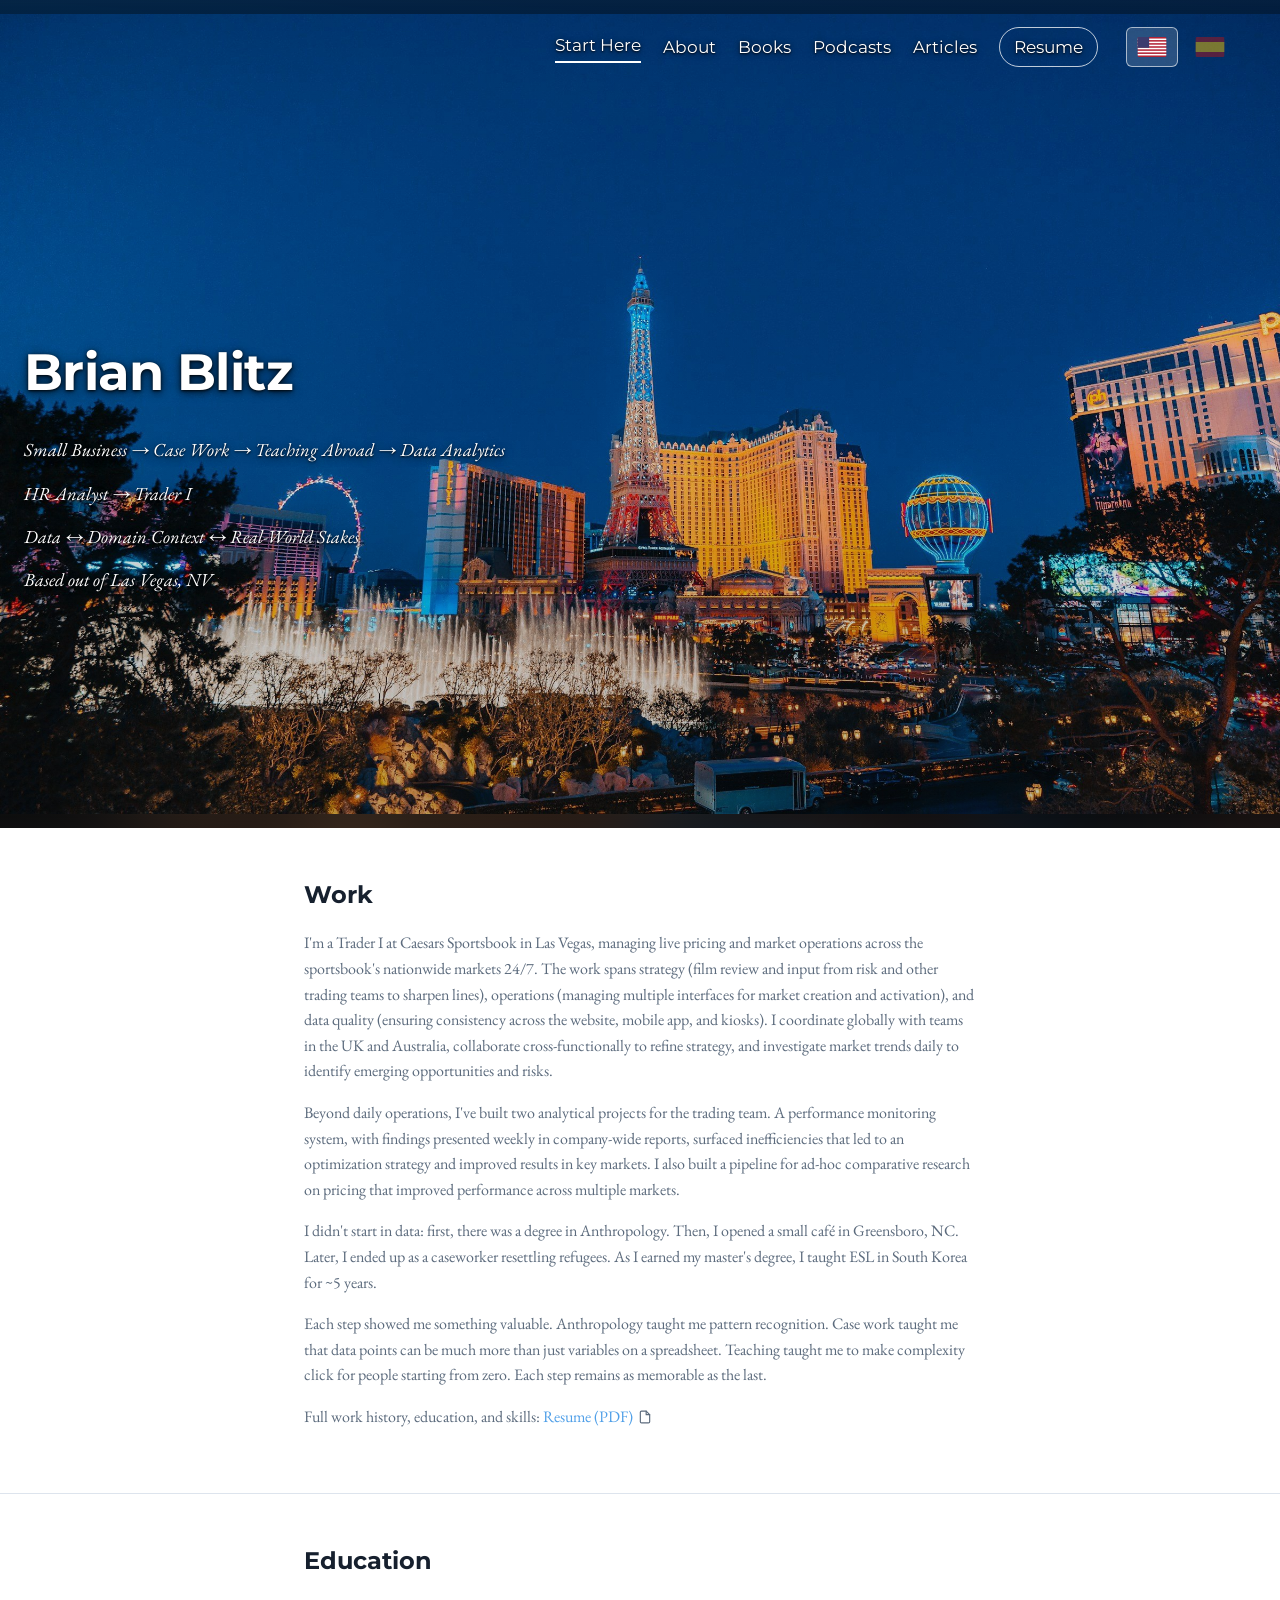
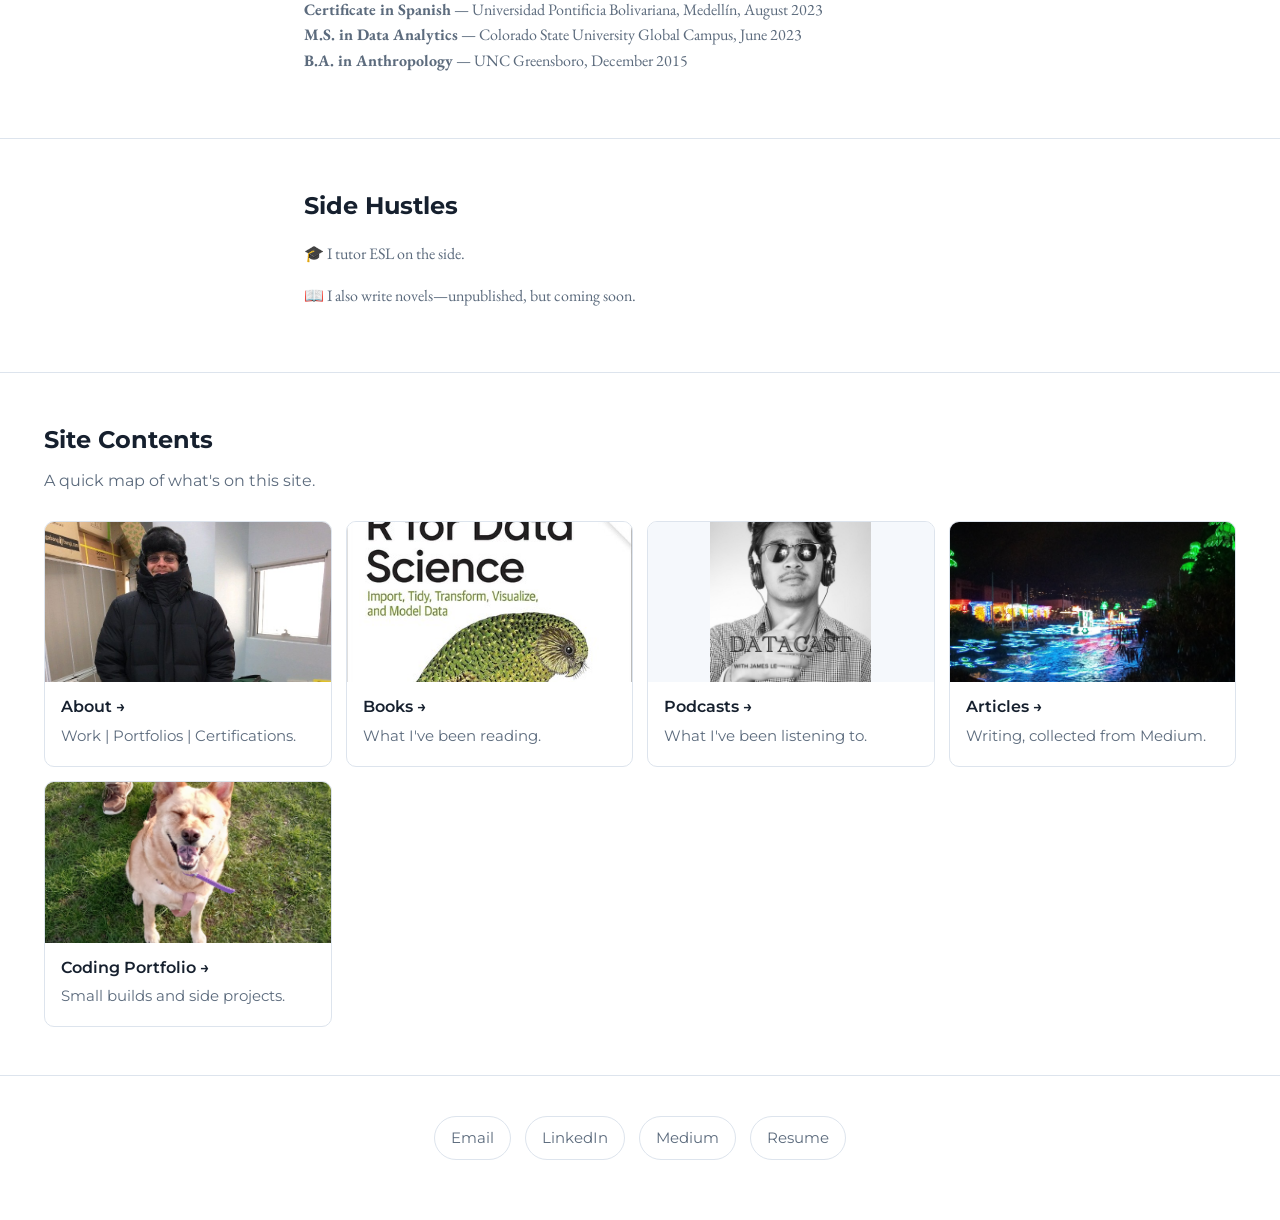
<file: index.html>
<!DOCTYPE html>
<html lang="en">
<head>
<meta charset="UTF-8">
<script src="assets/lang-early.js"></script>
<meta name="viewport" content="width=device-width, initial-scale=1.0">
<title>Brian Blitz</title>
<link rel="preconnect" href="https://fonts.googleapis.com">
<link rel="preconnect" href="https://fonts.gstatic.com" crossorigin>
<link href="https://fonts.googleapis.com/css2?family=Montserrat:wght@400;500;600;700;800&family=EB+Garamond:ital,wght@0,400;0,500;0,600;1,400&display=swap" rel="stylesheet">
<link rel="stylesheet" href="style.css?v=2">
</head>
<body data-title-en="Brian Blitz" data-title-es="Brian Blitz">

<header class="hero">
  <nav class="site-nav">
    <div class="wrap">
      <a class="brand" href="index.html" aria-hidden="true" tabindex="-1">Brian Blitz</a>
      <div class="tabs">
        <a href="index.html" class="active"><span data-lang="en">Start Here</span><span data-lang="es" hidden>Inicio</span></a>
        <div class="nav-dropdown">
          <a href="work-experience.html"><span data-lang="en">About</span><span data-lang="es" hidden>Acerca de</span></a>
          <div class="nav-dropdown-menu">
            <a href="work-experience.html"><span data-lang="en">Work Experience</span><span data-lang="es" hidden>Experiencia Laboral</span></a>
            <a href="data-portfolio.html"><span data-lang="en">Data Portfolio</span><span data-lang="es" hidden>Portafolio de Datos</span></a>
            <a href="coding-portfolio.html"><span data-lang="en">Coding Portfolio</span><span data-lang="es" hidden>Portafolio de Código</span></a>
            <a href="moocs.html"><span data-lang="en">MOOCs</span><span data-lang="es" hidden>Cursos</span></a>
          </div>
        </div>
        <a href="books.html"><span data-lang="en">Books</span><span data-lang="es" hidden>Libros</span></a>
        <a href="podcasts.html"><span data-lang="en">Podcasts</span><span data-lang="es" hidden>Podcasts</span></a>
        <a href="articles.html"><span data-lang="en">Articles</span><span data-lang="es" hidden>Artículos</span></a>
        <a class="resume-pill" href="assets/Blitz.Brian_Resume.pdf" target="_blank" data-lang="en">Resume</a>
        <a class="resume-pill" href="assets/Blitz.Brian_Resume_ES.pdf" target="_blank" data-lang="es" hidden>Currículum</a>
        <div class="lang-toggle">
          <button type="button" data-set-lang="en" aria-label="English"><svg width="20" height="14" viewBox="0 0 20 14" aria-hidden="true"><rect width="20" height="14" fill="#B22234"/><rect y="1.08" width="20" height="1.08" fill="#fff"/><rect y="3.23" width="20" height="1.08" fill="#fff"/><rect y="5.38" width="20" height="1.08" fill="#fff"/><rect y="7.54" width="20" height="1.08" fill="#fff"/><rect y="9.69" width="20" height="1.08" fill="#fff"/><rect y="11.85" width="20" height="1.08" fill="#fff"/><rect width="8" height="7.54" fill="#3C3B6E"/></svg></button>
          <button type="button" data-set-lang="es" aria-label="Español"><svg width="20" height="14" viewBox="0 0 20 14" aria-hidden="true"><rect width="20" height="14" fill="#AA151B"/><rect y="3.5" width="20" height="7" fill="#F1BF00"/></svg></button>
        </div>
      </div>
    </div>
  </nav>
  <div class="hero-bg"><img src="assets/banners/start-here-hero.jpg" alt=""></div>
  <div class="hero-content">
    <div class="wrap">
      <h1>Brian Blitz</h1>
      <div class="taglines" data-lang="en">
        <p class="tagline-leak">Small Business → Case Work → Teaching Abroad → Data Analytics</p>
        <p>HR Analyst → Trader I</p>
        <p>Data ↔ Domain Context ↔ Real-World Stakes</p>
        <p>Based out of Las Vegas, NV</p>
      </div>
      <div class="taglines" data-lang="es" hidden>
        <p class="tagline-leak">Pequeño Negocio → Trabajo Social → Enseñanza en el Extranjero → Analítica de Datos</p>
        <p>Analista de RR. HH. → Trader I</p>
        <p>Datos ↔ Contexto del Dominio ↔ Consecuencias Reales</p>
        <p>Con base en Las Vegas, NV</p>
      </div>
    </div>
  </div>
</header>

<section id="work">
  <div class="wrap about-page-content">
    <h2><span data-lang="en">Work</span><span data-lang="es" hidden>Trabajo</span></h2>
    <p data-lang="en">
      I'm a Trader I at Caesars Sportsbook in Las Vegas, managing live pricing and market
      operations across the sportsbook's nationwide markets 24/7. The work spans strategy (film review and
      input from risk and other trading teams to sharpen lines), operations (managing multiple interfaces for market creation and
      activation), and data quality (ensuring consistency across the website, mobile app, and kiosks). I
      coordinate globally with teams in the UK and Australia, collaborate cross-functionally to refine
      strategy, and investigate market trends daily to identify emerging opportunities and risks.
    </p>
    <p data-lang="es" hidden>
      Soy Trader I en Caesars Sportsbook en Las Vegas, donde gestiono la fijación de precios en
      vivo y las operaciones de mercado en los mercados nacionales de la casa de apuestas, las 24 horas del
      día. El trabajo abarca estrategia (revisión de partidos y aportes de riesgo y otros equipos de trading para afinar las líneas),
      operaciones (gestión de múltiples interfaces para la creación y activación de mercados) y calidad de
      datos (garantizando consistencia entre el sitio web, la aplicación móvil y los kioscos). Coordino
      globalmente con equipos en el Reino Unido y Australia, colaboro de forma multifuncional para refinar la
      estrategia, e investigo las tendencias del mercado a diario para identificar oportunidades y riesgos
      emergentes.
    </p>
    <p data-lang="en">
      Beyond daily operations, I've built two analytical projects for the trading team. A performance
      monitoring system, with findings presented weekly in company-wide reports, surfaced inefficiencies that
      led to an optimization strategy and improved results in key markets. I also built a pipeline for ad-hoc
      comparative research on pricing that improved performance across multiple markets.
    </p>
    <p data-lang="es" hidden>
      Más allá de las operaciones diarias, he construido dos proyectos analíticos para el equipo de trading. Un
      sistema de monitoreo de rendimiento, cuyos hallazgos se presentan semanalmente en informes a nivel de
      toda la empresa, reveló ineficiencias que llevaron a una estrategia de optimización y mejoraron los
      resultados en mercados clave. También construí un pipeline para investigación comparativa ad hoc sobre
      precios que mejoró el rendimiento en múltiples mercados.
    </p>
    <p data-lang="en">
      I didn't start in data: first, there was a degree in Anthropology. Then, I opened a small café in
      Greensboro, NC. Later, I ended up as a caseworker resettling refugees. As I earned my master's degree, I
      taught ESL in South Korea for ~5 years.
    </p>
    <p data-lang="es" hidden>
      No empecé en datos: primero hubo un título en Antropología. Luego, abrí un pequeño café en Greensboro,
      Carolina del Norte. Más tarde, terminé como trabajador social reasentando refugiados. Mientras obtenía
      mi maestría, enseñé inglés como segunda lengua en Corea del Sur durante ~5 años.
    </p>
    <p data-lang="en">
      Each step showed me something valuable. Anthropology taught me pattern recognition. Case work taught me
      that data points can be much more than just variables on a spreadsheet. Teaching taught me to make
      complexity click for people starting from zero. Each step remains as memorable as the last.
    </p>
    <p data-lang="es" hidden>
      Cada etapa me mostró algo valioso. La antropología me enseñó a reconocer patrones. El trabajo social me
      enseñó que los datos pueden ser mucho más que simples variables en una hoja de cálculo. Enseñar me
      enseñó a hacer que la complejidad tuviera sentido para personas que empezaban desde cero. Cada etapa
      sigue siendo tan memorable como la anterior.
    </p>
    <p>
      <span data-lang="en">Full work history, education, and skills: <a href="assets/Blitz.Brian_Resume.pdf" target="_blank">Resume (PDF)</a> <svg class="inline-doc-icon" width="14" height="14" viewBox="0 0 24 24" fill="none" stroke="currentColor" stroke-width="2" stroke-linecap="round" stroke-linejoin="round" aria-hidden="true"><path d="M14 2H6a2 2 0 0 0-2 2v16a2 2 0 0 0 2 2h12a2 2 0 0 0 2-2V8z"/><polyline points="14 2 14 8 20 8"/></svg></span>
      <span data-lang="es" hidden>Historial laboral completo, formación académica y habilidades: <a href="assets/Blitz.Brian_Resume_ES.pdf" target="_blank">Currículum (PDF)</a> <svg class="inline-doc-icon" width="14" height="14" viewBox="0 0 24 24" fill="none" stroke="currentColor" stroke-width="2" stroke-linecap="round" stroke-linejoin="round" aria-hidden="true"><path d="M14 2H6a2 2 0 0 0-2 2v16a2 2 0 0 0 2 2h12a2 2 0 0 0 2-2V8z"/><polyline points="14 2 14 8 20 8"/></svg></span>
    </p>
  </div>
</section>

<section id="education">
  <div class="wrap about-page-content">
    <h2><span data-lang="en">Education</span><span data-lang="es" hidden>Educación</span></h2>
    <p>
      <span data-lang="en"><strong>Certificate in Spanish</strong> — Universidad Pontificia Bolivariana, Medellín, August 2023</span>
      <span data-lang="es" hidden><strong>Certificado en Español</strong> — Universidad Pontificia Bolivariana, Medellín, agosto de 2023</span>
      <br>
      <span data-lang="en"><strong>M.S. in Data Analytics</strong> — Colorado State University Global Campus, June 2023</span>
      <span data-lang="es" hidden><strong>Maestría en Analítica de Datos</strong> — Colorado State University Global Campus, junio de 2023</span>
      <br>
      <span data-lang="en"><strong>B.A. in Anthropology</strong> — UNC Greensboro, December 2015</span>
      <span data-lang="es" hidden><strong>Licenciatura en Antropología</strong> — UNC Greensboro, diciembre de 2015</span>
    </p>
  </div>
</section>

<section id="side-hustles">
  <div class="wrap about-page-content">
    <h2><span data-lang="en">Side Hustles</span><span data-lang="es" hidden>Proyectos Paralelos</span></h2>
    <p>
      <span data-lang="en">🎓 I tutor ESL on the side.</span>
      <span data-lang="es" hidden>🎓 Doy tutorías de inglés como segunda lengua de forma paralela.</span>
    </p>
    <p>
      <span data-lang="en">📖 I also write novels—unpublished, but coming soon.</span>
      <span data-lang="es" hidden>📖 También escribo novelas — inéditas, pero ya vienen en camino.</span>
    </p>
  </div>
</section>

<section>
  <div class="wrap">
    <h2><span data-lang="en">Site Contents</span><span data-lang="es" hidden>Contenido del Sitio</span></h2>
    <p class="section-sub">
      <span data-lang="en">A quick map of what's on this site.</span>
      <span data-lang="es" hidden>Un mapa rápido de lo que hay en este sitio.</span>
    </p>
    <div class="quick-links quick-links-photo">
      <a href="work-experience.html">
        <div class="qphoto"><img src="assets/photos/korea-winter.jpg" alt="" loading="lazy"></div>
        <div class="qtitle"><span data-lang="en">About →</span><span data-lang="es" hidden>Acerca de →</span></div>
        <div class="qdesc">
          <span data-lang="en">Work | Portfolios | Certifications.</span>
          <span data-lang="es" hidden>Trabajo | Portafolios | Certificados.</span>
        </div>
      </a>
      <a href="books.html">
        <div class="qphoto"><img src="assets/covers/r-for-data-science.jpg" alt="" loading="lazy"></div>
        <div class="qtitle"><span data-lang="en">Books →</span><span data-lang="es" hidden>Libros →</span></div>
        <div class="qdesc">
          <span data-lang="en">What I've been reading.</span>
          <span data-lang="es" hidden>Lo que he estado leyendo.</span>
        </div>
      </a>
      <a href="podcasts.html">
        <div class="qphoto"><img src="assets/covers/datacast-podcast.jpg" alt="" loading="lazy"></div>
        <div class="qtitle">Podcasts →</div>
        <div class="qdesc">
          <span data-lang="en">What I've been listening to.</span>
          <span data-lang="es" hidden>Lo que he estado escuchando.</span>
        </div>
      </a>
      <a href="articles.html">
        <div class="qphoto"><img src="assets/photos/lights-festival.jpg" alt="" loading="lazy"></div>
        <div class="qtitle"><span data-lang="en">Articles →</span><span data-lang="es" hidden>Artículos →</span></div>
        <div class="qdesc">
          <span data-lang="en">Writing, collected from Medium.</span>
          <span data-lang="es" hidden>Escritos, recopilados de Medium.</span>
        </div>
      </a>
      <a href="coding-portfolio.html">
        <div class="qphoto"><img src="assets/photos/dog-park.jpg" alt="" loading="lazy"></div>
        <div class="qtitle"><span data-lang="en">Coding Portfolio →</span><span data-lang="es" hidden>Portafolio de Código →</span></div>
        <div class="qdesc">
          <span data-lang="en">Small builds and side projects.</span>
          <span data-lang="es" hidden>Proyectos pequeños y experimentos.</span>
        </div>
      </a>
    </div>
  </div>
</section>

<footer>
  <div class="wrap">
    <div class="links">
      <a href="mailto:brian.blitz28@gmail.com"><span data-lang="en">Email</span><span data-lang="es" hidden>Correo</span></a>
      <a href="https://www.linkedin.com/in/brblitz/" target="_blank">LinkedIn</a>
      <a href="https://medium.com/@brian.blitz28" target="_blank">Medium</a>
      <a class="resume-pill" href="assets/Blitz.Brian_Resume.pdf" target="_blank" data-lang="en">Resume</a>
      <a class="resume-pill" href="assets/Blitz.Brian_Resume_ES.pdf" target="_blank" data-lang="es" hidden>Currículum</a>
    </div>
  </div>
</footer>

<script src="assets/lang.js"></script>
</body>
</html>
</file>
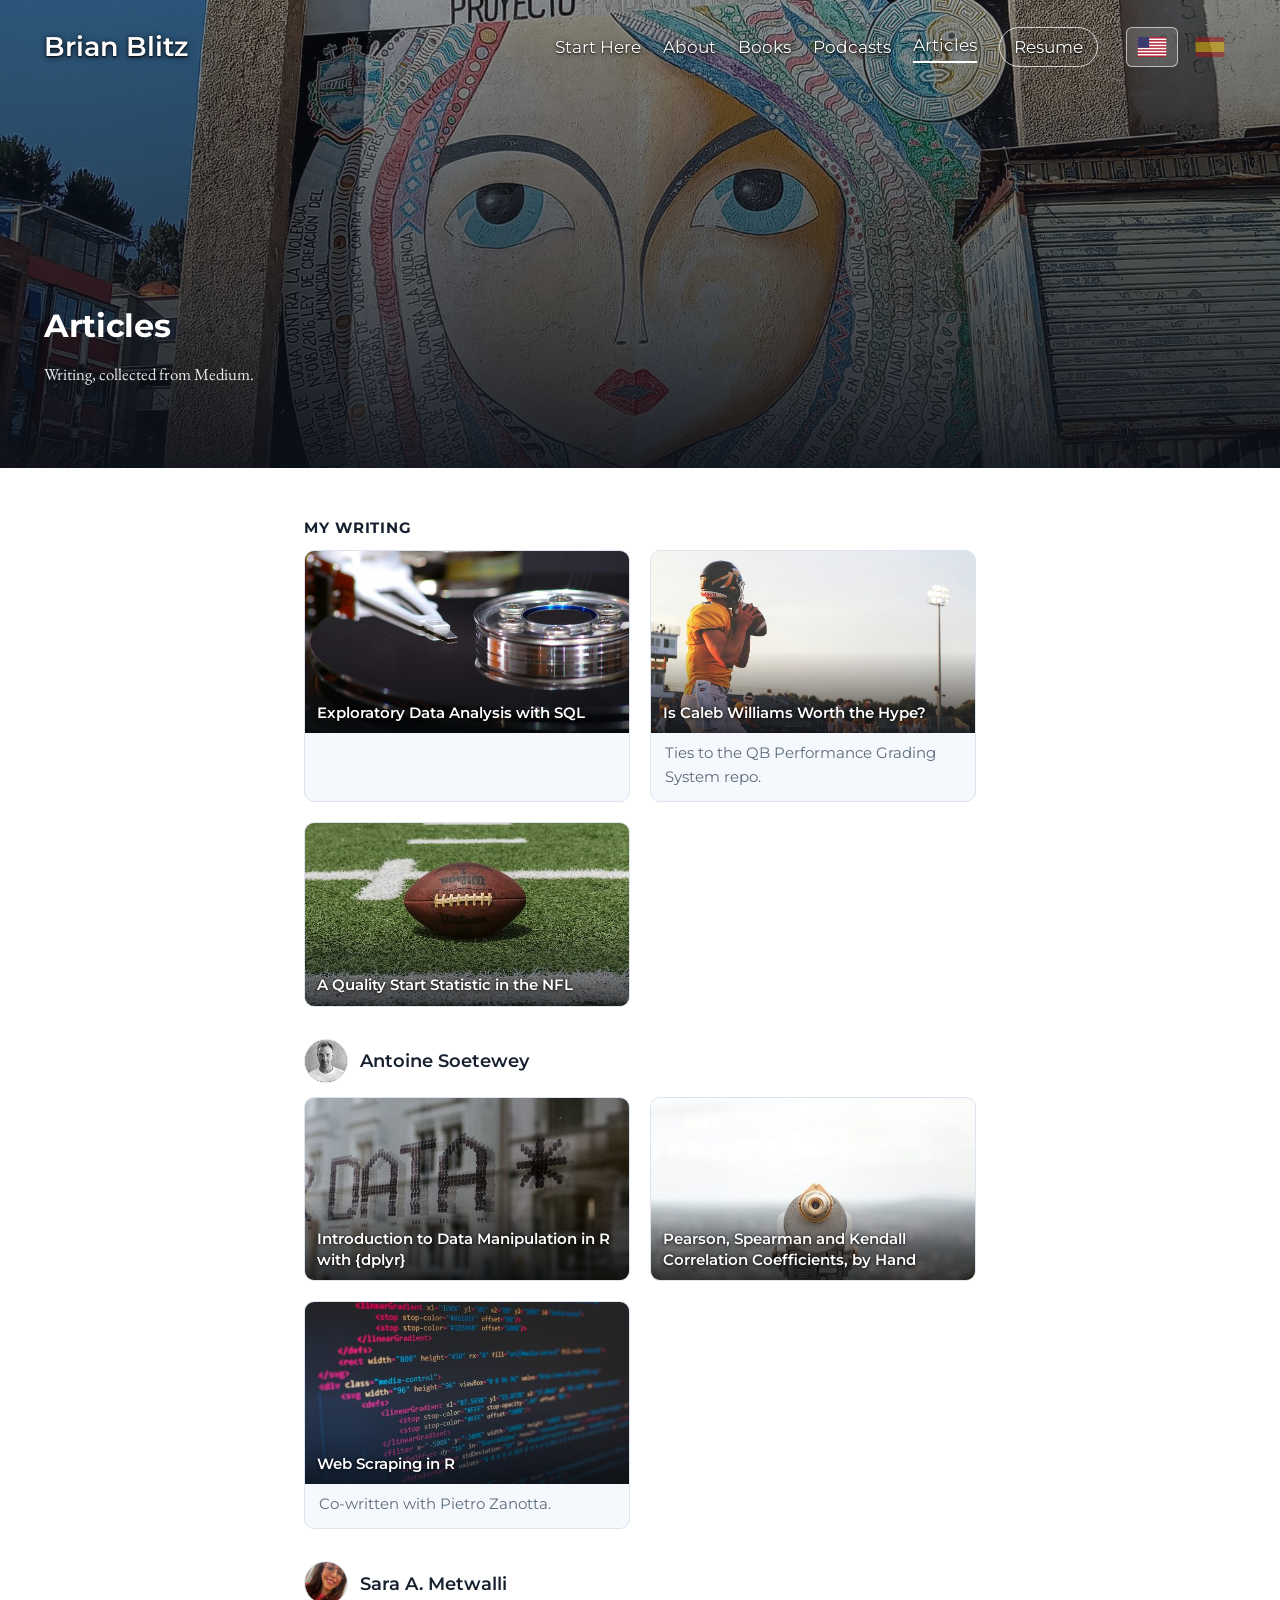
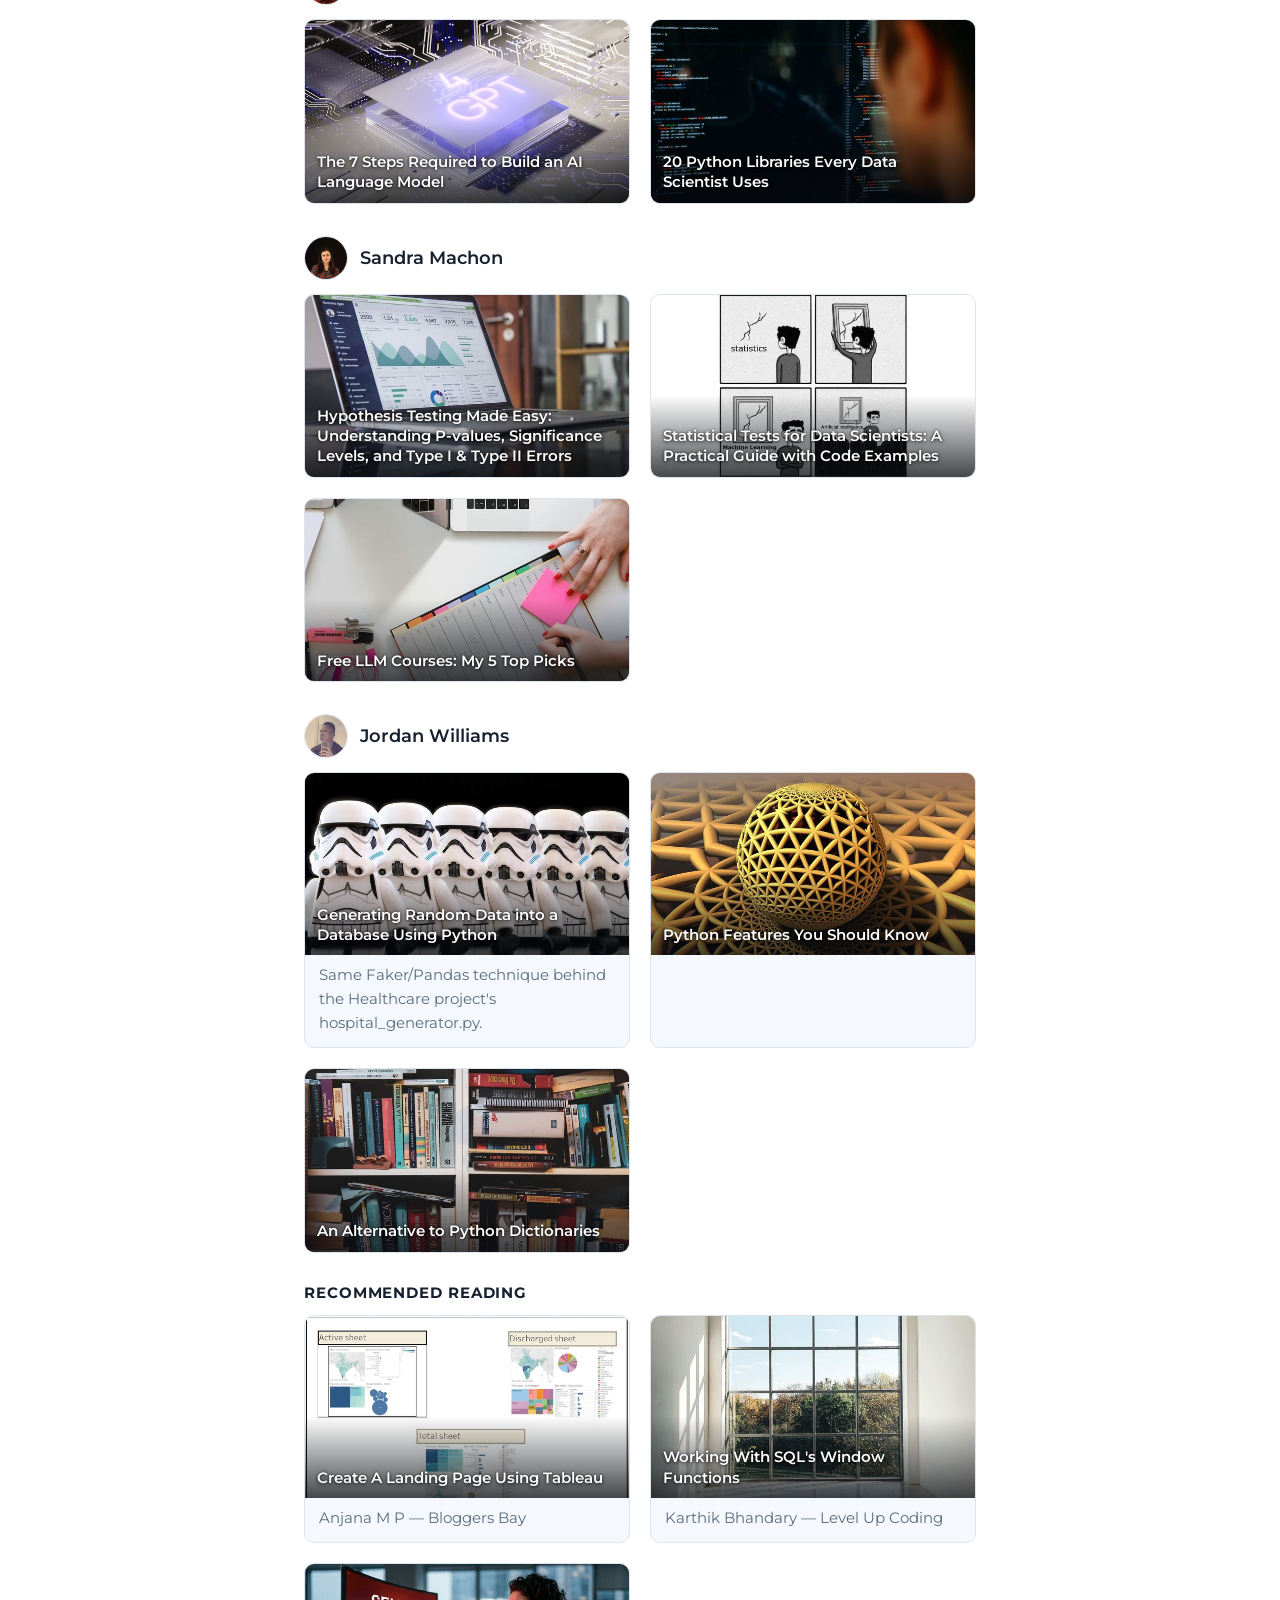
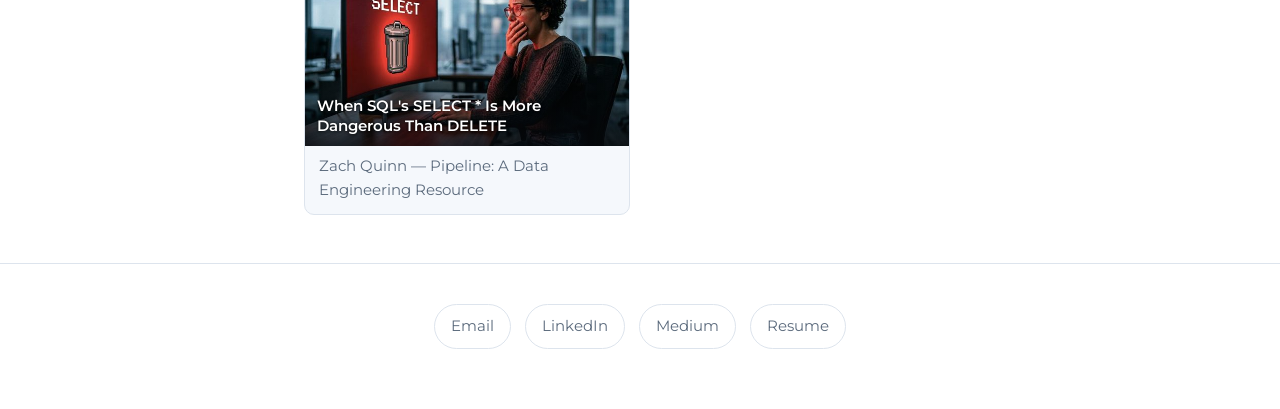
<file: articles.html>
<!DOCTYPE html>
<html lang="en">
<head>
<meta charset="UTF-8">
<script src="assets/lang-early.js"></script>
<meta name="viewport" content="width=device-width, initial-scale=1.0">
<title>Articles — Brian Blitz</title>
<link rel="preconnect" href="https://fonts.googleapis.com">
<link rel="preconnect" href="https://fonts.gstatic.com" crossorigin>
<link href="https://fonts.googleapis.com/css2?family=Montserrat:wght@400;500;600;700;800&family=EB+Garamond:ital,wght@0,400;0,500;0,600;1,400&display=swap" rel="stylesheet">
<link rel="stylesheet" href="style.css?v=2">
</head>
<body data-title-en="Articles — Brian Blitz" data-title-es="Artículos — Brian Blitz">

<header class="page-head has-photo">
  <nav class="site-nav">
    <div class="wrap">
      <a class="brand" href="index.html">Brian Blitz</a>
      <div class="tabs">
        <a href="index.html"><span data-lang="en">Start Here</span><span data-lang="es" hidden>Inicio</span></a>
        <div class="nav-dropdown">
          <a href="work-experience.html"><span data-lang="en">About</span><span data-lang="es" hidden>Acerca de</span></a>
          <div class="nav-dropdown-menu">
            <a href="work-experience.html"><span data-lang="en">Work Experience</span><span data-lang="es" hidden>Experiencia Laboral</span></a>
            <a href="data-portfolio.html"><span data-lang="en">Data Portfolio</span><span data-lang="es" hidden>Portafolio de Datos</span></a>
            <a href="coding-portfolio.html"><span data-lang="en">Coding Portfolio</span><span data-lang="es" hidden>Portafolio de Código</span></a>
            <a href="moocs.html"><span data-lang="en">MOOCs</span><span data-lang="es" hidden>Cursos</span></a>
          </div>
        </div>
        <a href="books.html"><span data-lang="en">Books</span><span data-lang="es" hidden>Libros</span></a>
        <a href="podcasts.html"><span data-lang="en">Podcasts</span><span data-lang="es" hidden>Podcasts</span></a>
        <a href="articles.html" class="active"><span data-lang="en">Articles</span><span data-lang="es" hidden>Artículos</span></a>
        <a class="resume-pill" href="assets/Blitz.Brian_Resume.pdf" target="_blank" data-lang="en">Resume</a>
        <a class="resume-pill" href="assets/Blitz.Brian_Resume_ES.pdf" target="_blank" data-lang="es" hidden>Currículum</a>
        <div class="lang-toggle">
          <button type="button" data-set-lang="en" aria-label="English"><svg width="20" height="14" viewBox="0 0 20 14" aria-hidden="true"><rect width="20" height="14" fill="#B22234"/><rect y="1.08" width="20" height="1.08" fill="#fff"/><rect y="3.23" width="20" height="1.08" fill="#fff"/><rect y="5.38" width="20" height="1.08" fill="#fff"/><rect y="7.54" width="20" height="1.08" fill="#fff"/><rect y="9.69" width="20" height="1.08" fill="#fff"/><rect y="11.85" width="20" height="1.08" fill="#fff"/><rect width="8" height="7.54" fill="#3C3B6E"/></svg></button>
          <button type="button" data-set-lang="es" aria-label="Español"><svg width="20" height="14" viewBox="0 0 20 14" aria-hidden="true"><rect width="20" height="14" fill="#AA151B"/><rect y="3.5" width="20" height="7" fill="#F1BF00"/></svg></button>
        </div>
      </div>
    </div>
  </nav>
  <div class="page-head-bg"><img src="assets/banners/articles.jpg" alt=""></div>
  <div class="wrap">
    <h1><span data-lang="en">Articles</span><span data-lang="es" hidden>Artículos</span></h1>
    <p class="dek">
      <span data-lang="en">Writing, collected from Medium.</span>
      <span data-lang="es" hidden>Escritos, recopilados de Medium.</span>
    </p>
  </div>
</header>

<section>
  <div class="wrap about-page-content">

    <div class="category-label"><span data-lang="en">My Writing</span><span data-lang="es" hidden>Mis Escritos</span></div>
    <div class="article-grid my-writing-grid">
      <a class="article-card is-dark" href="https://medium.com/@brian.blitz28/exploratory-data-analysis-with-sql-993a34cf43b0" target="_blank">
        <div class="article-media">
          <img src="assets/article-thumbs/eda-sql.jpg" alt="" loading="lazy">
          <div class="article-title">Exploratory Data Analysis with SQL</div>
        </div>
      </a>
      <a class="article-card is-light" href="https://medium.com/@brian.blitz28/is-caleb-williams-worth-the-hype-900e7eed2f41" target="_blank">
        <div class="article-media">
          <img src="assets/article-thumbs/caleb-williams.jpg" alt="" loading="lazy">
          <div class="article-title">Is Caleb Williams Worth the Hype?</div>
        </div>
        <div class="article-meta">
          <span data-lang="en">Ties to the QB Performance Grading System repo.</span>
          <span data-lang="es" hidden>Relacionado con el repositorio QB Performance Grading System.</span>
        </div>
      </a>
      <a class="article-card is-dark" href="https://medium.com/@brian.blitz28/a-quality-start-statistic-in-the-nfl-5c3091adec61" target="_blank">
        <div class="article-media">
          <img src="assets/article-thumbs/quality-start-nfl.jpg" alt="" loading="lazy">
          <div class="article-title">A Quality Start Statistic in the NFL</div>
        </div>
      </a>
    </div>

    <a class="creator-label" href="https://medium.com/@antoinesoetewey" target="_blank">
      <img src="assets/creator-photos/antoine-soetewey.jpg" alt="Antoine Soetewey" loading="lazy">
      <span class="creator-name">Antoine Soetewey</span>
    </a>
    <div class="article-grid">
      <a class="article-card is-dark" href="https://medium.com/data-science/introduction-to-data-manipulation-in-r-with-dplyr-ae13383af3d7" target="_blank">
        <div class="article-media">
          <img src="assets/article-thumbs/dplyr-intro.jpg" alt="" loading="lazy">
          <div class="article-title">Introduction to Data Manipulation in R with {dplyr}</div>
        </div>
      </a>
      <a class="article-card is-light" href="https://medium.com/data-science/pearson-spearman-and-kendall-correlation-coefficients-by-hand-d2e1676ca73f" target="_blank">
        <div class="article-media">
          <img src="assets/article-thumbs/correlation-coeffs.jpg" alt="" loading="lazy">
          <div class="article-title">Pearson, Spearman and Kendall Correlation Coefficients, by Hand</div>
        </div>
      </a>
      <a class="article-card is-dark" href="https://medium.datadriveninvestor.com/web-scraping-in-r-a5ac826e471b" target="_blank">
        <div class="article-media">
          <img src="assets/article-thumbs/web-scraping-r.jpg" alt="" loading="lazy">
          <div class="article-title">Web Scraping in R</div>
        </div>
        <div class="article-meta">
          <span data-lang="en">Co-written with Pietro Zanotta.</span>
          <span data-lang="es" hidden>Coescrito con Pietro Zanotta.</span>
        </div>
      </a>
    </div>

    <a class="creator-label" href="https://saraametwalli.medium.com/" target="_blank">
      <img src="assets/creator-photos/sara-metwalli.jpg" alt="Sara A. Metwalli" loading="lazy">
      <span class="creator-name">Sara A. Metwalli</span>
    </a>
    <div class="article-grid">
      <a class="article-card is-light" href="https://levelup.gitconnected.com/the-7-steps-required-to-build-an-ai-language-model-44bff3fc8643" target="_blank">
        <div class="article-media">
          <img src="assets/article-thumbs/ai-language-model.jpg" alt="" loading="lazy">
          <div class="article-title">The 7 Steps Required to Build an AI Language Model</div>
        </div>
      </a>
      <a class="article-card is-dark" href="https://medium.com/codex/20-python-libraries-every-data-scientist-uses-9da658d75104" target="_blank">
        <div class="article-media">
          <img src="assets/article-thumbs/python-libraries.jpg" alt="" loading="lazy">
          <div class="article-title">20 Python Libraries Every Data Scientist Uses</div>
        </div>
      </a>
    </div>

    <a class="creator-label" href="https://sandra-maria-machon.medium.com/" target="_blank">
      <img src="assets/creator-photos/sandra-machon.jpg" alt="Sandra Machon" loading="lazy">
      <span class="creator-name">Sandra Machon</span>
    </a>
    <div class="article-grid">
      <a class="article-card is-dark" href="https://sandra-maria-machon.medium.com/hypothesis-testing-made-easy-understanding-p-values-significance-levels-and-type-i-type-ii-5cb13c403c84" target="_blank">
        <div class="article-media">
          <img src="assets/article-thumbs/hypothesis-testing.jpg" alt="" loading="lazy">
          <div class="article-title">Hypothesis Testing Made Easy: Understanding P-values, Significance Levels, and Type I &amp; Type II Errors</div>
        </div>
      </a>
      <a class="article-card is-light" href="https://sandra-maria-machon.medium.com/performing-statistical-tests-with-python-a-practical-guide-with-code-examples-e3b24eb7311c" target="_blank">
        <div class="article-media">
          <img src="assets/article-thumbs/statistical-tests.jpg" alt="" loading="lazy">
          <div class="article-title">Statistical Tests for Data Scientists: A Practical Guide with Code Examples</div>
        </div>
      </a>
      <a class="article-card is-light" href="https://sandra-maria-machon.medium.com/free-llm-courses-my-5-top-picks-5ed6a5d15014" target="_blank">
        <div class="article-media">
          <img src="assets/article-thumbs/free-llm-courses.jpg" alt="" loading="lazy">
          <div class="article-title">Free LLM Courses: My 5 Top Picks</div>
        </div>
      </a>
    </div>

    <a class="creator-label" href="https://medium.com/@jordanjwilliams425" target="_blank">
      <img src="assets/creator-photos/jordan-williams.jpg" alt="Jordan Williams" loading="lazy">
      <span class="creator-name">Jordan Williams</span>
    </a>
    <div class="article-grid">
      <a class="article-card is-light" href="https://medium.com/data-science/generating-random-data-into-a-database-using-python-fd2f7d54024e" target="_blank">
        <div class="article-media">
          <img src="assets/article-thumbs/random-data-db.jpg" alt="" loading="lazy">
          <div class="article-title">Generating Random Data into a Database Using Python</div>
        </div>
        <div class="article-meta">
          <span data-lang="en">Same Faker/Pandas technique behind the Healthcare project's hospital_generator.py.</span>
          <span data-lang="es" hidden>Misma técnica de Faker/Pandas usada en el hospital_generator.py del proyecto de Salud.</span>
        </div>
      </a>
      <a class="article-card is-dark" href="https://medium.com/swlh/python-features-you-should-know-aff75b3159e3" target="_blank">
        <div class="article-media">
          <img src="assets/article-thumbs/python-features.jpg" alt="" loading="lazy">
          <div class="article-title">Python Features You Should Know</div>
        </div>
      </a>
      <a class="article-card is-dark" href="https://medium.com/better-programming/an-alternative-to-python-dictionaries-5d54aa4c5a6" target="_blank">
        <div class="article-media">
          <img src="assets/article-thumbs/python-dict-alt.jpg" alt="" loading="lazy">
          <div class="article-title">An Alternative to Python Dictionaries</div>
        </div>
      </a>
    </div>

    <div class="category-label"><span data-lang="en">Recommended Reading</span><span data-lang="es" hidden>Lecturas Recomendadas</span></div>
    <div class="article-grid">
      <a class="article-card is-light" href="https://medium.com/bloggers-bay/a-step-by-step-guide-to-create-a-tableau-landing-page-319690048d8d" target="_blank">
        <div class="article-media">
          <img src="assets/article-thumbs/tableau-landing.jpg" alt="" loading="lazy">
          <div class="article-title">Create A Landing Page Using Tableau</div>
        </div>
        <div class="article-meta">Anjana M P — Bloggers Bay</div>
      </a>
      <a class="article-card is-light" href="https://levelup.gitconnected.com/working-with-sqls-window-functions-c70a2c308e9b" target="_blank">
        <div class="article-media">
          <img src="assets/article-thumbs/sql-window-fns.jpg" alt="" loading="lazy">
          <div class="article-title">Working With SQL's Window Functions</div>
        </div>
        <div class="article-meta">Karthik Bhandary — Level Up Coding</div>
      </a>
      <a class="article-card is-dark" href="https://medium.com/pipeline-a-data-engineering-resource/when-sqls-select-is-more-dangerous-than-delete-61a12c5aae83" target="_blank">
        <div class="article-media">
          <img src="assets/article-thumbs/sql-select-danger.jpg" alt="" loading="lazy">
          <div class="article-title">When SQL's SELECT * Is More Dangerous Than DELETE</div>
        </div>
        <div class="article-meta">Zach Quinn — Pipeline: A Data Engineering Resource</div>
      </a>
    </div>

  </div>
</section>

<footer>
  <div class="wrap">
    <div class="links">
      <a href="mailto:brian.blitz28@gmail.com"><span data-lang="en">Email</span><span data-lang="es" hidden>Correo</span></a>
      <a href="https://www.linkedin.com/in/brblitz/" target="_blank">LinkedIn</a>
      <a href="https://medium.com/@brian.blitz28" target="_blank">Medium</a>
      <a class="resume-pill" href="assets/Blitz.Brian_Resume.pdf" target="_blank" data-lang="en">Resume</a>
      <a class="resume-pill" href="assets/Blitz.Brian_Resume_ES.pdf" target="_blank" data-lang="es" hidden>Currículum</a>
    </div>
  </div>
</footer>

<script src="assets/lang.js"></script>
</body>
</html>
</file>
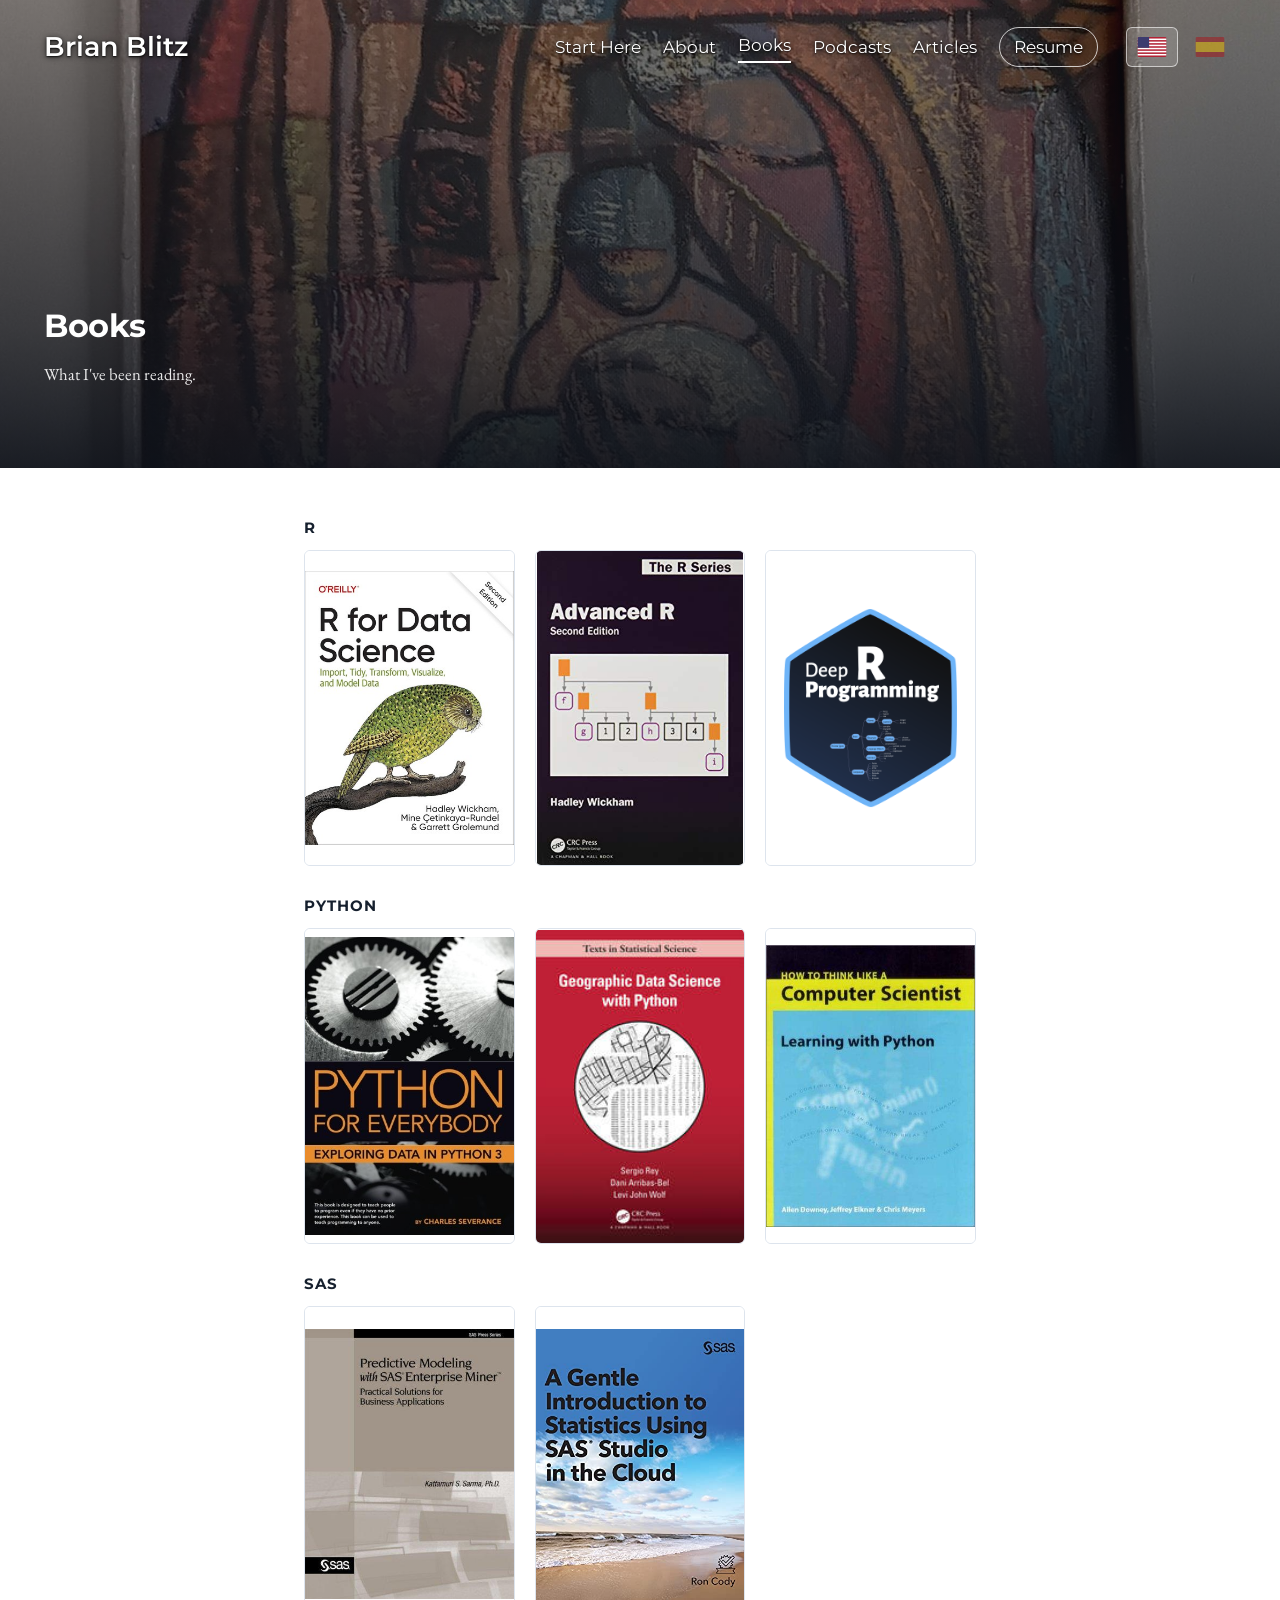
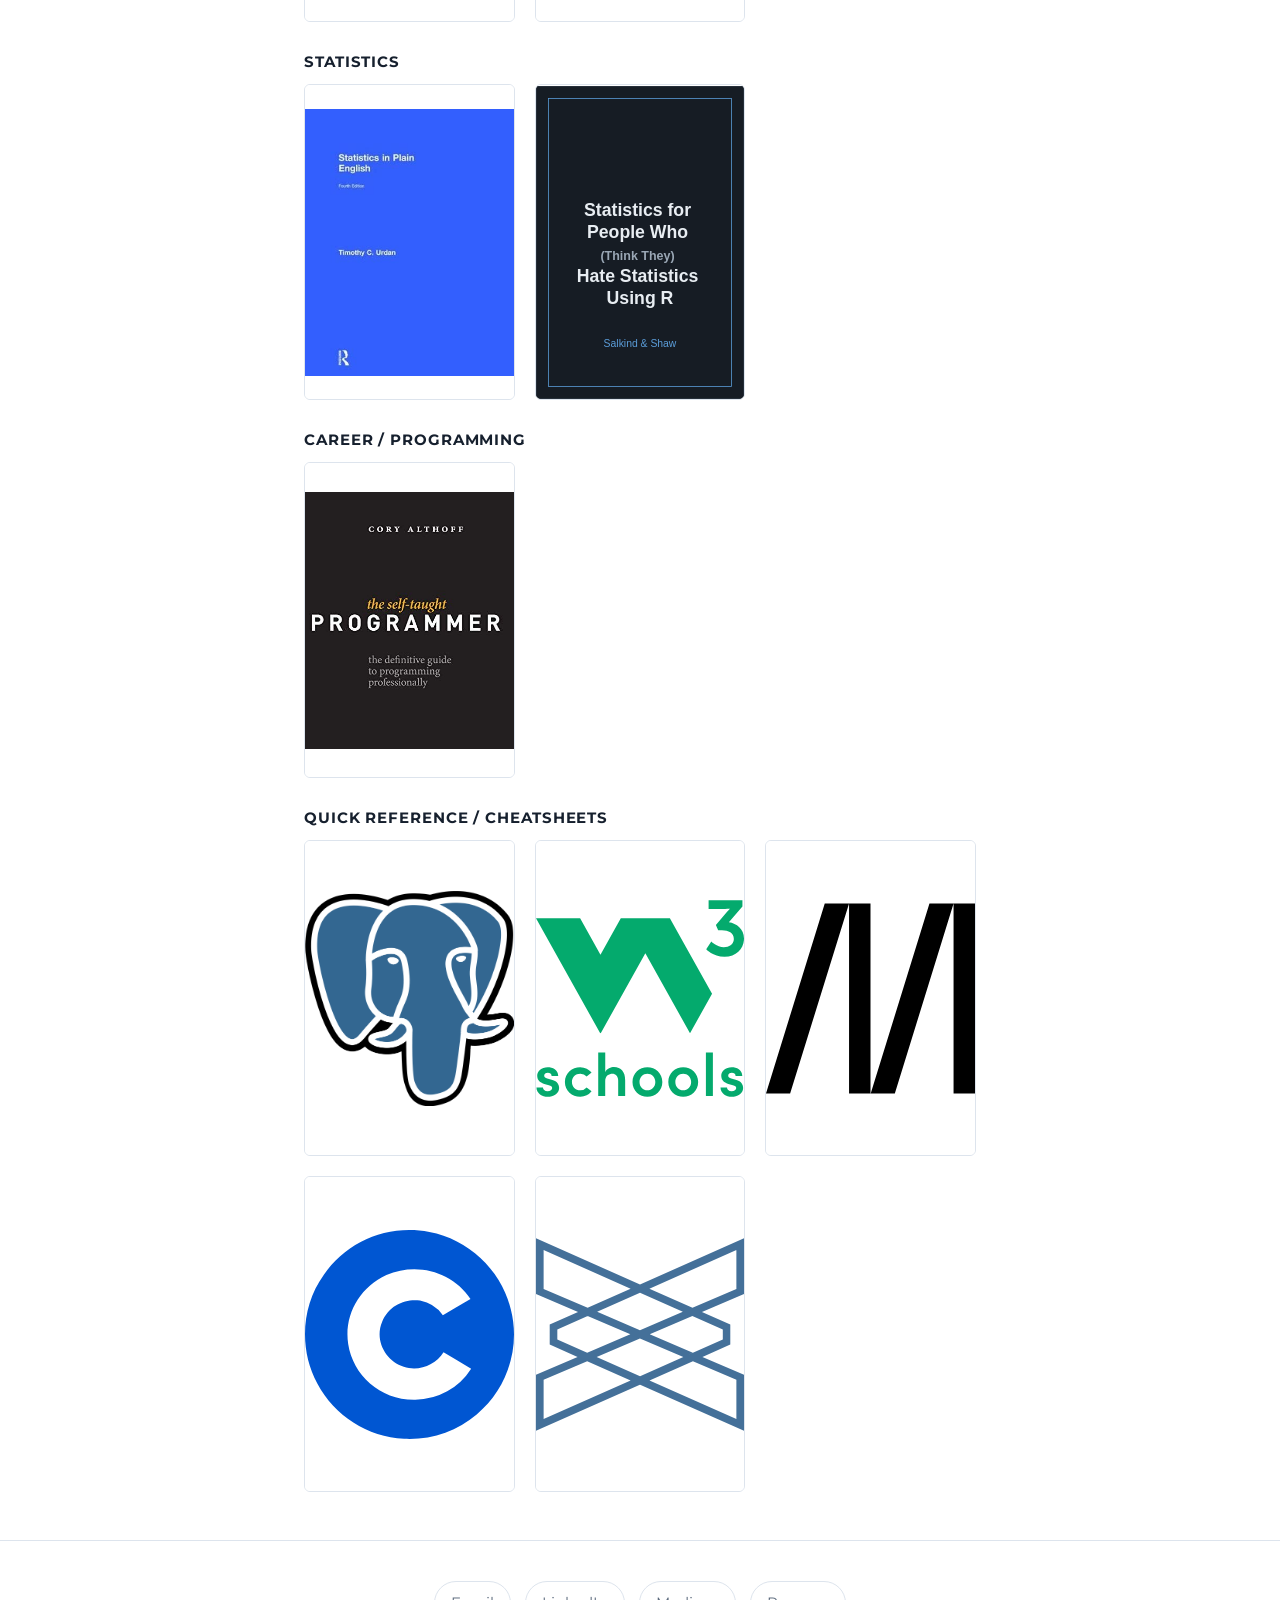
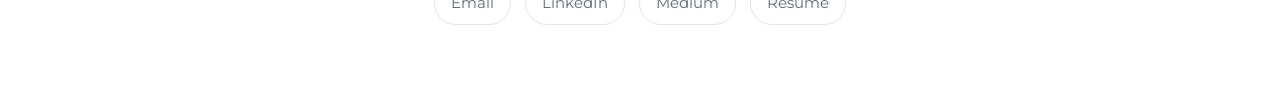
<file: books.html>
<!DOCTYPE html>
<html lang="en">
<head>
<meta charset="UTF-8">
<script src="assets/lang-early.js"></script>
<meta name="viewport" content="width=device-width, initial-scale=1.0">
<title>Books — Brian Blitz</title>
<link rel="preconnect" href="https://fonts.googleapis.com">
<link rel="preconnect" href="https://fonts.gstatic.com" crossorigin>
<link href="https://fonts.googleapis.com/css2?family=Montserrat:wght@400;500;600;700;800&family=EB+Garamond:ital,wght@0,400;0,500;0,600;1,400&display=swap" rel="stylesheet">
<link rel="stylesheet" href="style.css?v=2">
</head>
<body data-title-en="Books — Brian Blitz" data-title-es="Libros — Brian Blitz">

<header class="page-head has-photo">
  <nav class="site-nav">
    <div class="wrap">
      <a class="brand" href="index.html">Brian Blitz</a>
      <div class="tabs">
        <a href="index.html"><span data-lang="en">Start Here</span><span data-lang="es" hidden>Inicio</span></a>
        <div class="nav-dropdown">
          <a href="work-experience.html"><span data-lang="en">About</span><span data-lang="es" hidden>Acerca de</span></a>
          <div class="nav-dropdown-menu">
            <a href="work-experience.html"><span data-lang="en">Work Experience</span><span data-lang="es" hidden>Experiencia Laboral</span></a>
            <a href="data-portfolio.html"><span data-lang="en">Data Portfolio</span><span data-lang="es" hidden>Portafolio de Datos</span></a>
            <a href="coding-portfolio.html"><span data-lang="en">Coding Portfolio</span><span data-lang="es" hidden>Portafolio de Código</span></a>
            <a href="moocs.html"><span data-lang="en">MOOCs</span><span data-lang="es" hidden>Cursos</span></a>
          </div>
        </div>
        <a href="books.html" class="active"><span data-lang="en">Books</span><span data-lang="es" hidden>Libros</span></a>
        <a href="podcasts.html"><span data-lang="en">Podcasts</span><span data-lang="es" hidden>Podcasts</span></a>
        <a href="articles.html"><span data-lang="en">Articles</span><span data-lang="es" hidden>Artículos</span></a>
        <a class="resume-pill" href="assets/Blitz.Brian_Resume.pdf" target="_blank" data-lang="en">Resume</a>
        <a class="resume-pill" href="assets/Blitz.Brian_Resume_ES.pdf" target="_blank" data-lang="es" hidden>Currículum</a>
        <div class="lang-toggle">
          <button type="button" data-set-lang="en" aria-label="English"><svg width="20" height="14" viewBox="0 0 20 14" aria-hidden="true"><rect width="20" height="14" fill="#B22234"/><rect y="1.08" width="20" height="1.08" fill="#fff"/><rect y="3.23" width="20" height="1.08" fill="#fff"/><rect y="5.38" width="20" height="1.08" fill="#fff"/><rect y="7.54" width="20" height="1.08" fill="#fff"/><rect y="9.69" width="20" height="1.08" fill="#fff"/><rect y="11.85" width="20" height="1.08" fill="#fff"/><rect width="8" height="7.54" fill="#3C3B6E"/></svg></button>
          <button type="button" data-set-lang="es" aria-label="Español"><svg width="20" height="14" viewBox="0 0 20 14" aria-hidden="true"><rect width="20" height="14" fill="#AA151B"/><rect y="3.5" width="20" height="7" fill="#F1BF00"/></svg></button>
        </div>
      </div>
    </div>
  </nav>
  <div class="page-head-bg"><img src="assets/banners/books.jpg" alt=""></div>
  <div class="wrap">
    <h1><span data-lang="en">Books</span><span data-lang="es" hidden>Libros</span></h1>
    <p class="dek">
      <span data-lang="en">What I've been reading.</span>
      <span data-lang="es" hidden>Lo que he estado leyendo.</span>
    </p>
  </div>
</header>

<section>
  <div class="wrap about-page-content">

    <div class="category-label">R</div>
    <div class="cover-grid">
      <a class="cover-item ratio-2-3" href="https://r4ds.hadley.nz/" target="_blank" title="R for Data Science — Wickham, Çetinkaya-Rundel, Grolemund">
        <img src="assets/covers/r-for-data-science.jpg" alt="R for Data Science — Wickham, Çetinkaya-Rundel, Grolemund" loading="lazy">
        <p class="cover-quote" data-lang="en">Wickham doesn't just teach you R syntax; he teaches you how to rethink your approach to analysis. The pipe, alone, makes this book invaluable. Essential reading for anyone getting into the field.</p>
        <p class="cover-quote" data-lang="es" hidden>Wickham no solo enseña la sintaxis de R; enseña a repensar tu enfoque del análisis. El operador pipe, por sí solo, hace que este libro sea invaluable. Lectura esencial para cualquiera que se inicie en el campo.</p>
      </a>
      <a class="cover-item ratio-2-3" href="https://adv-r.hadley.nz/" target="_blank" title="Advanced R — Hadley Wickham">
        <img src="assets/covers/advanced-r.jpg" alt="Advanced R — Hadley Wickham" loading="lazy">
        <p class="cover-quote" data-lang="en">Wickham again, and it shows. A step up from the basics — into how R actually works under the hood, not just how to use it.</p>
        <p class="cover-quote" data-lang="es" hidden>Wickham otra vez, y se nota. Un paso más allá de lo básico — hacia cómo funciona R realmente por dentro, no solo cómo usarlo.</p>
      </a>
      <a class="cover-item ratio-2-3" href="https://deepr.gagolewski.com/" target="_blank" title="Deep R Programming — Marek Gagolewski">
        <img src="assets/covers/deep-r-programming.png" alt="Deep R Programming — Marek Gagolewski" loading="lazy">
        <p class="cover-quote" data-lang="en">A more rigorous, textbook-style walkthrough of R fundamentals. Good for filling gaps the tidyverse-focused books tend to skip.</p>
        <p class="cover-quote" data-lang="es" hidden>Un recorrido más riguroso y de estilo académico por los fundamentos de R. Útil para llenar los vacíos que los libros centrados en el tidyverse suelen dejar.</p>
      </a>
    </div>

    <div class="category-label">Python</div>
    <div class="cover-grid">
      <a class="cover-item ratio-2-3" href="https://www.py4e.com/book" target="_blank" title="Python for Everybody — Charles R. Severance">
        <img src="assets/covers/python-for-everybody.jpg" alt="Python for Everybody — Charles R. Severance" loading="lazy">
        <p class="cover-quote" data-lang="en">Severance teaches you how to think like a programmer first, Python syntax second. Welcoming, practical, no wasted motion. Essential for newcomers.</p>
        <p class="cover-quote" data-lang="es" hidden>Severance enseña primero a pensar como programador, y la sintaxis de Python en segundo lugar. Acogedor, práctico, sin rodeos. Esencial para principiantes.</p>
      </a>
      <a class="cover-item ratio-2-3" href="https://geographicdata.science/book/" target="_blank" title="Geographic Data Science with Python — Rey, Arribas-Bel, Wolf">
        <img src="assets/covers/geographic-data-science-python.jpg" alt="Geographic Data Science with Python — Rey, Arribas-Bel, Wolf" loading="lazy">
        <p class="cover-quote" data-lang="en">An essential guide for geospatial data. Concepts transfer across any stack, not just Python.</p>
        <p class="cover-quote" data-lang="es" hidden>Una guía esencial para datos geoespaciales. Los conceptos se trasladan a cualquier stack, no solo a Python.</p>
      </a>
      <a class="cover-item ratio-2-3" href="https://openbookproject.net/thinkcs/python/english3e/" target="_blank" title="How to Think Like a Computer Scientist: Learning with Python 3 — Wentworth, Elkner, Downey, Meyers">
        <img src="assets/covers/how-to-think-like-a-cs.jpg" alt="How to Think Like a Computer Scientist: Learning with Python 3 — Wentworth, Elkner, Downey, Meyers" loading="lazy">
        <p class="cover-quote" data-lang="en">Less about Python specifically, more about learning to think like a programmer. Helped fundamentals click in a way pure syntax tutorials didn't.</p>
        <p class="cover-quote" data-lang="es" hidden>Menos sobre Python en sí, más sobre aprender a pensar como programador. Ayudó a que los fundamentos encajaran de una forma que los tutoriales de pura sintaxis no lograban.</p>
      </a>
    </div>

    <div class="category-label">SAS</div>
    <div class="cover-grid">
      <a class="cover-item ratio-2-3" href="https://www.amazon.com/s?k=Predictive+Modeling+with+SAS+Enterprise+Miner+Kattamuri+Sarma" target="_blank" title="Predictive Modeling with SAS Enterprise Miner: Practical Solutions for Business Applications, 3rd Ed. — Kattamuri S. Sarma, PhD">
        <img src="assets/covers/predictive-modeling-sas-em.jpg" alt="Predictive Modeling with SAS Enterprise Miner: Practical Solutions for Business Applications, 3rd Ed. — Kattamuri S. Sarma, PhD" loading="lazy">
        <p class="cover-quote" data-lang="en">Ties directly back to my SAS certifications — a practical, business-first approach to predictive modeling rather than a purely theoretical one.</p>
        <p class="cover-quote" data-lang="es" hidden>Se conecta directamente con mis certificaciones de SAS — un enfoque práctico y orientado al negocio para el modelado predictivo, en lugar de uno puramente teórico.</p>
      </a>
      <a class="cover-item ratio-2-3" href="https://www.amazon.com/s?k=A+Gentle+Introduction+to+Statistics+Using+SAS+Studio+Ron+Cody" target="_blank" title="A Gentle Introduction to Statistics Using SAS Studio — Ron Cody, EdD">
        <img src="assets/covers/gentle-intro-stats-sas.jpg" alt="A Gentle Introduction to Statistics Using SAS Studio — Ron Cody, EdD" loading="lazy">
        <p class="cover-quote" data-lang="en">A low-math, point-and-click way into core statistical concepts. Good for building intuition before wrestling with the harder math.</p>
        <p class="cover-quote" data-lang="es" hidden>Una forma accesible y con poca matemática de acercarse a los conceptos estadísticos centrales, mediante point-and-click. Útil para construir intuición antes de enfrentarse a las matemáticas más difíciles.</p>
      </a>
    </div>

    <div class="category-label"><span data-lang="en">Statistics</span><span data-lang="es" hidden>Estadística</span></div>
    <div class="cover-grid">
      <a class="cover-item ratio-2-3" href="https://www.amazon.com/s?k=Statistics+in+Plain+English+Timothy+Urdan" target="_blank" title="Statistics in Plain English, 5th Ed. — Timothy C. Urdan">
        <img src="assets/covers/statistics-plain-english.jpg" alt="Statistics in Plain English, 5th Ed. — Timothy C. Urdan" loading="lazy">
        <p class="cover-quote" data-lang="en">For when the concept is just too complicated, Urdan brings it back to earth. A handy guide I still reach for on a regular basis.</p>
        <p class="cover-quote" data-lang="es" hidden>Para cuando el concepto es simplemente demasiado complicado, Urdan lo trae de vuelta a la realidad. Una guía práctica a la que todavía recurro con regularidad.</p>
      </a>
      <a class="cover-item ratio-2-3" href="https://www.amazon.com/s?k=Statistics+for+People+Who+Hate+Statistics+Using+R+Salkind" target="_blank" title="Statistics for People Who (Think They) Hate Statistics Using R — Neil J. Salkind, Leslie A. Shaw">
        <img src="assets/covers/stats-people-hate-r.svg" alt="Statistics for People Who (Think They) Hate Statistics Using R — Neil J. Salkind, Leslie A. Shaw" loading="lazy">
        <p class="cover-quote" data-lang="en">Makes difficult stats concepts approachable without dumbing them down. Learn at your pace, with humor throughout.</p>
        <p class="cover-quote" data-lang="es" hidden>Hace que los conceptos estadísticos difíciles sean accesibles sin simplificarlos en exceso. Aprende a tu propio ritmo, con humor en todo momento.</p>
      </a>
    </div>

    <div class="category-label"><span data-lang="en">Career / Programming</span><span data-lang="es" hidden>Carrera / Programación</span></div>
    <div class="cover-grid">
      <a class="cover-item ratio-2-3" href="https://www.amazon.com/s?k=The+Self-Taught+Programmer+Cory+Althoff" target="_blank" title="The Self-Taught Programmer — Cory Althoff">
        <img src="assets/covers/self-taught-programmer.jpg" alt="The Self-Taught Programmer — Cory Althoff" loading="lazy">
        <p class="cover-quote" data-lang="en">A useful gut-check for anyone building a technical career outside the traditional CS-degree path — the stuff bootcamps and textbooks don't usually cover.</p>
        <p class="cover-quote" data-lang="es" hidden>Una verificación de realidad útil para cualquiera que construya una carrera técnica fuera del camino tradicional de una carrera en informática — lo que los bootcamps y los libros de texto normalmente no cubren.</p>
      </a>
    </div>

    <div class="category-label"><span data-lang="en">Quick Reference / Cheatsheets</span><span data-lang="es" hidden>Referencia Rápida / Hojas de Referencia</span></div>
    <div class="cover-grid">
      <a class="cover-item ratio-2-3" href="https://www.postgresql.org/docs/" target="_blank" title="PostgreSQL Official Documentation">
        <img src="assets/covers/postgresql.png" alt="PostgreSQL Official Documentation" loading="lazy">
        <p class="cover-quote" data-lang="en">Comprehensive enough that it ended up teaching me more than just Postgres — the concepts translated well, and it gave me the confidence to pick up other database languages with a lot less friction.</p>
        <p class="cover-quote" data-lang="es" hidden>Tan completa que terminó enseñándome más que solo Postgres — los conceptos se trasladaron bien, y me dio la confianza para aprender otros lenguajes de bases de datos con mucha menos fricción.</p>
      </a>
      <a class="cover-item ratio-2-3" href="https://www.w3schools.com/" target="_blank" title="W3Schools">
        <img src="assets/covers/w3schools.svg" alt="W3Schools" loading="lazy">
        <p class="cover-quote" data-lang="en">Ridiculously useful guide for syntax with plenty of examples; all for the low price of $0.</p>
        <p class="cover-quote" data-lang="es" hidden>Una guía ridículamente útil para sintaxis, con muchísimos ejemplos; todo por el bajo precio de $0.</p>
      </a>
      <a class="cover-item ratio-2-3" href="https://developer.mozilla.org/" target="_blank" title="MDN Web Docs">
        <img src="assets/covers/mdn.svg" alt="MDN Web Docs" loading="lazy">
        <p class="cover-quote" data-lang="en">More comprehensive than W3Schools. The standard reference for developers across any stack.</p>
        <p class="cover-quote" data-lang="es" hidden>Más completo que W3Schools. La referencia estándar para desarrolladores en cualquier stack.</p>
      </a>
      <a class="cover-item ratio-2-3" href="https://www.coursera.org/resources/python-basics-cheat-sheet" target="_blank" title="Python Basics Cheat Sheet — Coursera">
        <img src="assets/covers/coursera.svg" alt="Python Basics Cheat Sheet — Coursera" loading="lazy">
        <p class="cover-quote" data-lang="en">Somehow condensed Python's data analysis syntax into one sheet. Invaluable.</p>
        <p class="cover-quote" data-lang="es" hidden>De alguna manera logró condensar la sintaxis de análisis de datos en Python en una sola hoja. Invaluable.</p>
      </a>
      <a class="cover-item ratio-2-3" href="https://opensource.posit.co/software/cheatsheets/" target="_blank" title="Posit Cheatsheets">
        <img src="assets/covers/posit.svg" alt="Posit Cheatsheets" loading="lazy">
        <p class="cover-quote" data-lang="en">The R programmer's daily bible. My Step 1 for everything.</p>
        <p class="cover-quote" data-lang="es" hidden>La biblia diaria del programador de R. Mi Paso 1 para todo.</p>
      </a>
    </div>

  </div>
</section>

<footer>
  <div class="wrap">
    <div class="links">
      <a href="mailto:brian.blitz28@gmail.com"><span data-lang="en">Email</span><span data-lang="es" hidden>Correo</span></a>
      <a href="https://www.linkedin.com/in/brblitz/" target="_blank">LinkedIn</a>
      <a href="https://medium.com/@brian.blitz28" target="_blank">Medium</a>
      <a class="resume-pill" href="assets/Blitz.Brian_Resume.pdf" target="_blank" data-lang="en">Resume</a>
      <a class="resume-pill" href="assets/Blitz.Brian_Resume_ES.pdf" target="_blank" data-lang="es" hidden>Currículum</a>
    </div>
  </div>
</footer>

<script src="assets/lang.js"></script>
</body>
</html>
</file>
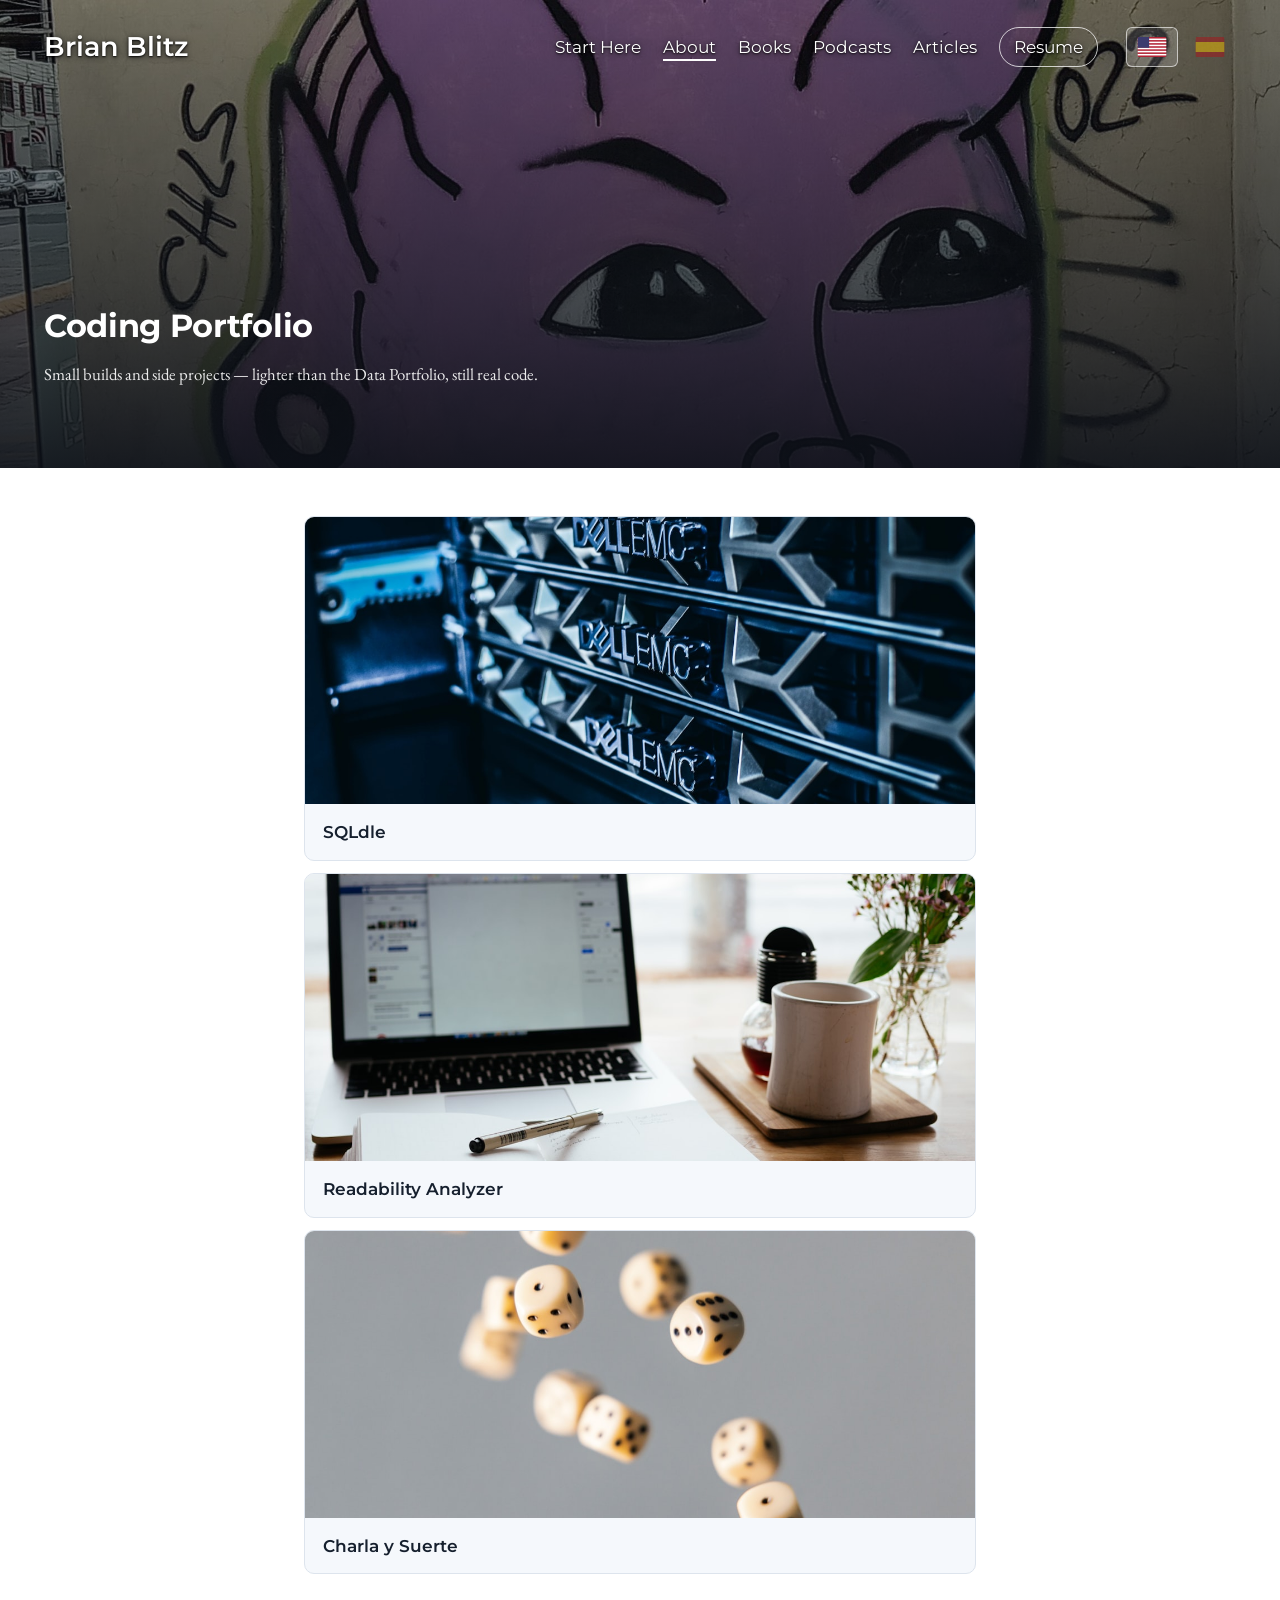
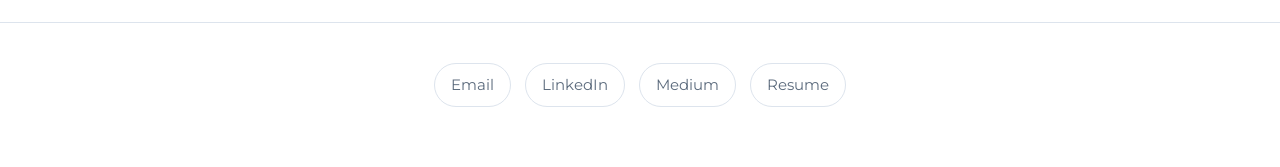
<file: coding-portfolio.html>
<!DOCTYPE html>
<html lang="en">
<head>
<meta charset="UTF-8">
<script src="assets/lang-early.js"></script>
<meta name="viewport" content="width=device-width, initial-scale=1.0">
<title>Coding Portfolio — Brian Blitz</title>
<link rel="preconnect" href="https://fonts.googleapis.com">
<link rel="preconnect" href="https://fonts.gstatic.com" crossorigin>
<link href="https://fonts.googleapis.com/css2?family=Montserrat:wght@400;500;600;700;800&family=EB+Garamond:ital,wght@0,400;0,500;0,600;1,400&display=swap" rel="stylesheet">
<link rel="stylesheet" href="style.css?v=2">
</head>
<body data-title-en="Coding Portfolio — Brian Blitz" data-title-es="Portafolio de Código — Brian Blitz">

<header class="page-head has-photo">
  <nav class="site-nav">
    <div class="wrap">
      <a class="brand" href="index.html">Brian Blitz</a>
      <div class="tabs">
        <a href="index.html"><span data-lang="en">Start Here</span><span data-lang="es" hidden>Inicio</span></a>
        <div class="nav-dropdown">
          <a href="work-experience.html" class="active"><span data-lang="en">About</span><span data-lang="es" hidden>Acerca de</span></a>
          <div class="nav-dropdown-menu">
            <a href="work-experience.html"><span data-lang="en">Work Experience</span><span data-lang="es" hidden>Experiencia Laboral</span></a>
            <a href="data-portfolio.html"><span data-lang="en">Data Portfolio</span><span data-lang="es" hidden>Portafolio de Datos</span></a>
            <a href="coding-portfolio.html" class="active"><span data-lang="en">Coding Portfolio</span><span data-lang="es" hidden>Portafolio de Código</span></a>
            <a href="moocs.html"><span data-lang="en">MOOCs</span><span data-lang="es" hidden>Cursos</span></a>
          </div>
        </div>
        <a href="books.html"><span data-lang="en">Books</span><span data-lang="es" hidden>Libros</span></a>
        <a href="podcasts.html"><span data-lang="en">Podcasts</span><span data-lang="es" hidden>Podcasts</span></a>
        <a href="articles.html"><span data-lang="en">Articles</span><span data-lang="es" hidden>Artículos</span></a>
        <a class="resume-pill" href="assets/Blitz.Brian_Resume.pdf" target="_blank" data-lang="en">Resume</a>
        <a class="resume-pill" href="assets/Blitz.Brian_Resume_ES.pdf" target="_blank" data-lang="es" hidden>Currículum</a>
        <div class="lang-toggle">
          <button type="button" data-set-lang="en" aria-label="English"><svg width="20" height="14" viewBox="0 0 20 14" aria-hidden="true"><rect width="20" height="14" fill="#B22234"/><rect y="1.08" width="20" height="1.08" fill="#fff"/><rect y="3.23" width="20" height="1.08" fill="#fff"/><rect y="5.38" width="20" height="1.08" fill="#fff"/><rect y="7.54" width="20" height="1.08" fill="#fff"/><rect y="9.69" width="20" height="1.08" fill="#fff"/><rect y="11.85" width="20" height="1.08" fill="#fff"/><rect width="8" height="7.54" fill="#3C3B6E"/></svg></button>
          <button type="button" data-set-lang="es" aria-label="Español"><svg width="20" height="14" viewBox="0 0 20 14" aria-hidden="true"><rect width="20" height="14" fill="#AA151B"/><rect y="3.5" width="20" height="7" fill="#F1BF00"/></svg></button>
        </div>
      </div>
    </div>
  </nav>
  <div class="page-head-bg"><img src="assets/banners/coding-portfolio.jpg" alt=""></div>
  <div class="wrap">
    <h1><span data-lang="en">Coding Portfolio</span><span data-lang="es" hidden>Portafolio de Código</span></h1>
    <p class="dek">
      <span data-lang="en">Small builds and side projects — lighter than the Data Portfolio, still real code.</span>
      <span data-lang="es" hidden>Proyectos pequeños y experimentos personales — más ligeros que el Portafolio de Datos, pero código real.</span>
    </p>
  </div>
</header>

<section>
  <div class="wrap about-page-content">
    <ul class="item-list">
      <li class="has-photo">
        <a class="item-card-link" href="https://github.com/brianravelo28" target="_blank">
          <div class="item-photo">
            <img src="assets/project-photos/sqldle.jpg" alt="" loading="lazy">
            <div class="item-quote" data-lang="en">A daily guess-the-SQL-keyword game — single HTML/JS file, no backend. Pure "fun build" signal, no deep narrative needed.</div>
            <div class="item-quote" data-lang="es" hidden>Un juego diario de adivinar la palabra clave de SQL — un solo archivo HTML/JS, sin backend. Una construcción puramente "por diversión", sin necesidad de una narrativa profunda.</div>
          </div>
          <div class="item-body">
            <div class="item-title">SQLdle</div>
          </div>
        </a>
      </li>
      <li class="has-photo">
        <a class="item-card-link" href="https://github.com/brianravelo28" target="_blank">
          <div class="item-photo">
            <img src="assets/project-photos/readability-analyzer.jpg" alt="" loading="lazy">
            <div class="item-quote" data-lang="en">Flesch-Kincaid score, sentence-length distribution, and adverb-overuse flags — run against my own novel manuscript chapters. A small NLP-lite tool that quietly ties back to the novel-writing mentioned in Side Hustles.</div>
            <div class="item-quote" data-lang="es" hidden>Puntuación Flesch-Kincaid, distribución de longitud de oraciones y detección de uso excesivo de adverbios — aplicado a los capítulos de mi propio manuscrito de novela. Una pequeña herramienta de NLP ligera que se conecta, sin hacer mucho ruido, con la escritura de novelas mencionada en Proyectos Paralelos.</div>
          </div>
          <div class="item-body">
            <div class="item-title">
              <span data-lang="en">Readability Analyzer</span>
              <span data-lang="es" hidden>Analizador de Legibilidad</span>
            </div>
          </div>
        </a>
      </li>
      <li class="has-photo">
        <a class="item-card-link" href="https://github.com/brianravelo28/charla-y-suerte" target="_blank">
          <div class="item-photo">
            <img src="assets/project-photos/charla-y-suerte.jpg" alt="" loading="lazy">
            <div class="item-quote" data-lang="en">A two-player, "War"-style conversation-practice game for language tutoring — single self-contained HTML file, no backend. Word banks and topics span CEFR levels A1–C2, with hover-reveal Spanish glosses.</div>
            <div class="item-quote" data-lang="es" hidden>Un juego de práctica conversacional estilo "Guerra" para dos jugadores, pensado para tutoría de idiomas — un solo archivo HTML autónomo, sin backend. Los bancos de palabras y temas abarcan los niveles CEFR A1–C2, con glosas en español al pasar el cursor.</div>
          </div>
          <div class="item-body">
            <div class="item-title">Charla y Suerte</div>
          </div>
        </a>
      </li>
    </ul>
  </div>
</section>

<footer>
  <div class="wrap">
    <div class="links">
      <a href="mailto:brian.blitz28@gmail.com"><span data-lang="en">Email</span><span data-lang="es" hidden>Correo</span></a>
      <a href="https://www.linkedin.com/in/brblitz/" target="_blank">LinkedIn</a>
      <a href="https://medium.com/@brian.blitz28" target="_blank">Medium</a>
      <a class="resume-pill" href="assets/Blitz.Brian_Resume.pdf" target="_blank" data-lang="en">Resume</a>
      <a class="resume-pill" href="assets/Blitz.Brian_Resume_ES.pdf" target="_blank" data-lang="es" hidden>Currículum</a>
    </div>
  </div>
</footer>

<script src="assets/lang.js"></script>
</body>
</html>
</file>
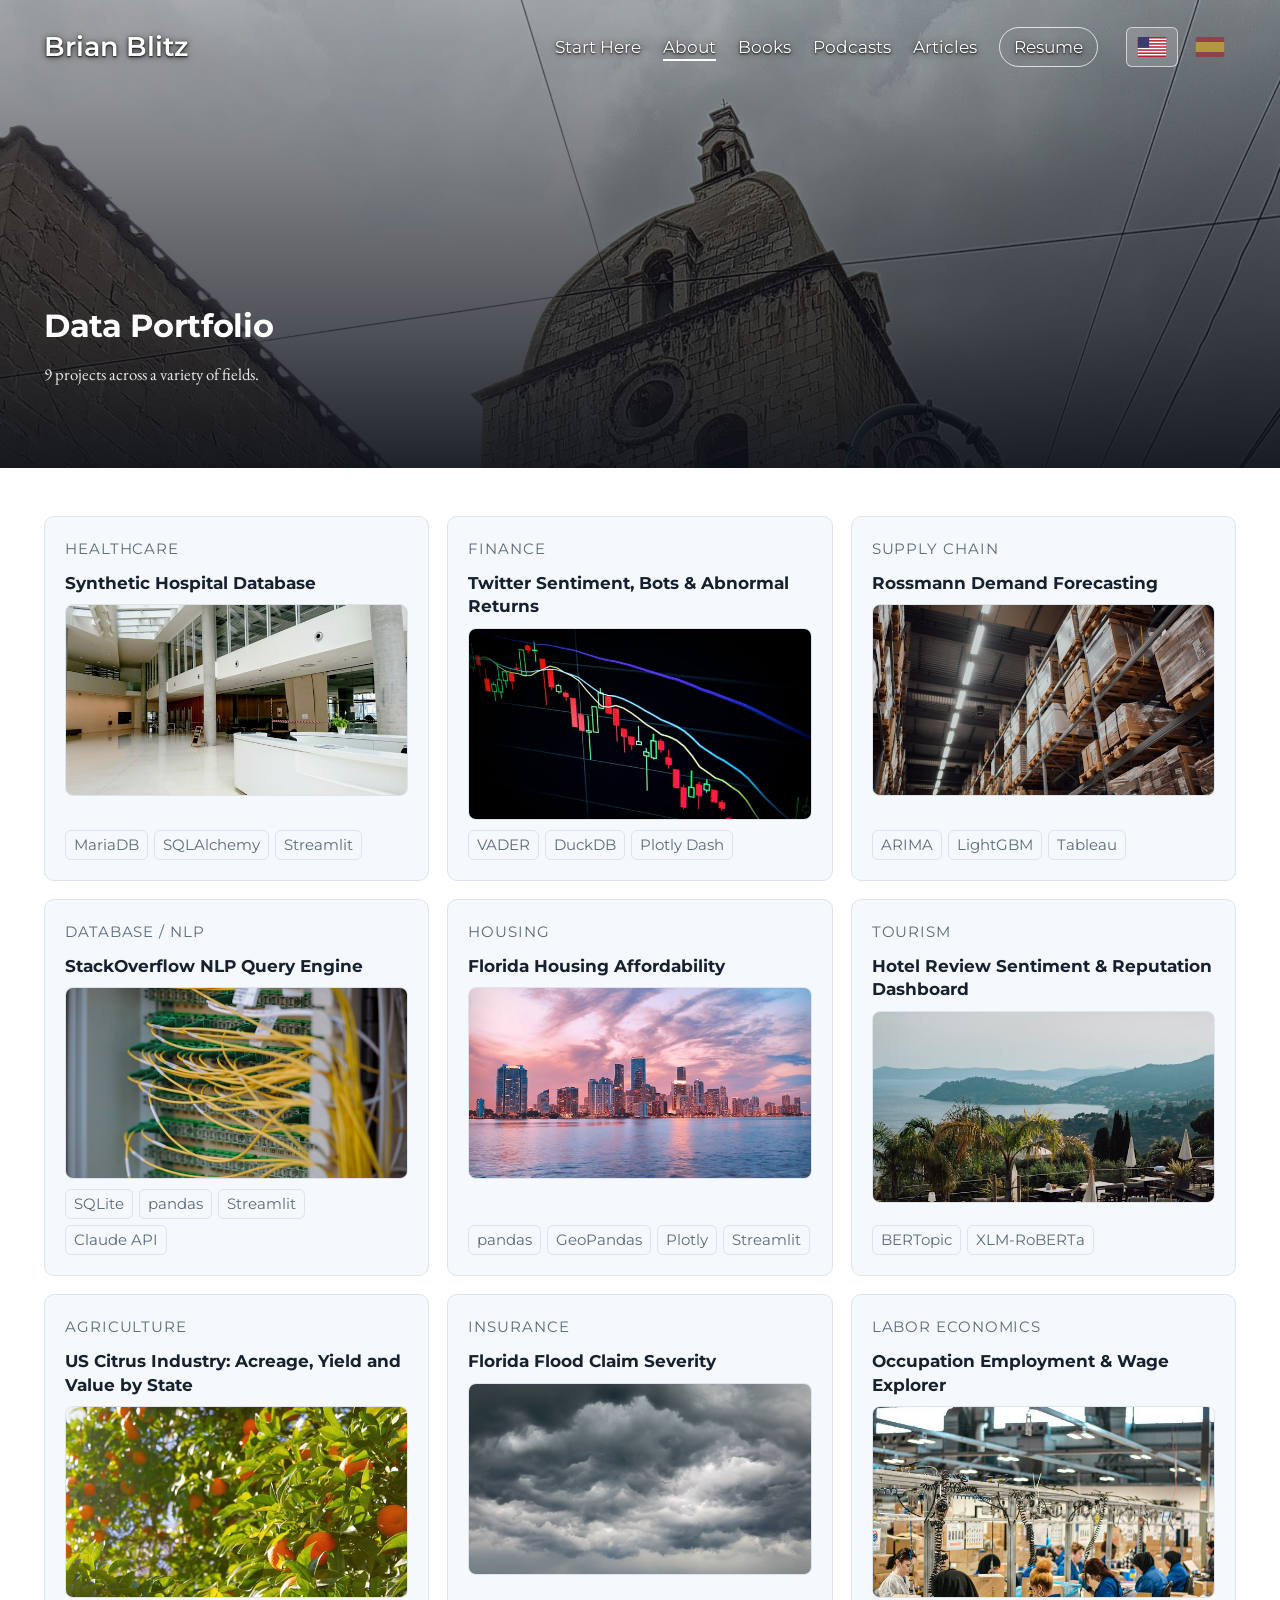
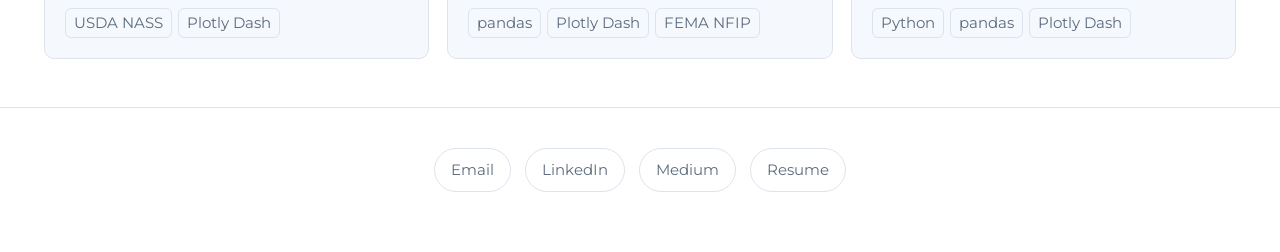
<file: data-portfolio.html>
<!DOCTYPE html>
<html lang="en">
<head>
<meta charset="UTF-8">
<script src="assets/lang-early.js"></script>
<meta name="viewport" content="width=device-width, initial-scale=1.0">
<title>Data Portfolio — Brian Blitz</title>
<link rel="preconnect" href="https://fonts.googleapis.com">
<link rel="preconnect" href="https://fonts.gstatic.com" crossorigin>
<link href="https://fonts.googleapis.com/css2?family=Montserrat:wght@400;500;600;700;800&family=EB+Garamond:ital,wght@0,400;0,500;0,600;1,400&display=swap" rel="stylesheet">
<link rel="stylesheet" href="style.css?v=2">
</head>
<body data-title-en="Data Portfolio — Brian Blitz" data-title-es="Portafolio de Datos — Brian Blitz">

<header class="page-head has-photo">
  <nav class="site-nav">
    <div class="wrap">
      <a class="brand" href="index.html">Brian Blitz</a>
      <div class="tabs">
        <a href="index.html"><span data-lang="en">Start Here</span><span data-lang="es" hidden>Inicio</span></a>
        <div class="nav-dropdown">
          <a href="work-experience.html" class="active"><span data-lang="en">About</span><span data-lang="es" hidden>Acerca de</span></a>
          <div class="nav-dropdown-menu">
            <a href="work-experience.html"><span data-lang="en">Work Experience</span><span data-lang="es" hidden>Experiencia Laboral</span></a>
            <a href="data-portfolio.html" class="active"><span data-lang="en">Data Portfolio</span><span data-lang="es" hidden>Portafolio de Datos</span></a>
            <a href="coding-portfolio.html"><span data-lang="en">Coding Portfolio</span><span data-lang="es" hidden>Portafolio de Código</span></a>
            <a href="moocs.html"><span data-lang="en">MOOCs</span><span data-lang="es" hidden>Cursos</span></a>
          </div>
        </div>
        <a href="books.html"><span data-lang="en">Books</span><span data-lang="es" hidden>Libros</span></a>
        <a href="podcasts.html"><span data-lang="en">Podcasts</span><span data-lang="es" hidden>Podcasts</span></a>
        <a href="articles.html"><span data-lang="en">Articles</span><span data-lang="es" hidden>Artículos</span></a>
        <a class="resume-pill" href="assets/Blitz.Brian_Resume.pdf" target="_blank" data-lang="en">Resume</a>
        <a class="resume-pill" href="assets/Blitz.Brian_Resume_ES.pdf" target="_blank" data-lang="es" hidden>Currículum</a>
        <div class="lang-toggle">
          <button type="button" data-set-lang="en" aria-label="English"><svg width="20" height="14" viewBox="0 0 20 14" aria-hidden="true"><rect width="20" height="14" fill="#B22234"/><rect y="1.08" width="20" height="1.08" fill="#fff"/><rect y="3.23" width="20" height="1.08" fill="#fff"/><rect y="5.38" width="20" height="1.08" fill="#fff"/><rect y="7.54" width="20" height="1.08" fill="#fff"/><rect y="9.69" width="20" height="1.08" fill="#fff"/><rect y="11.85" width="20" height="1.08" fill="#fff"/><rect width="8" height="7.54" fill="#3C3B6E"/></svg></button>
          <button type="button" data-set-lang="es" aria-label="Español"><svg width="20" height="14" viewBox="0 0 20 14" aria-hidden="true"><rect width="20" height="14" fill="#AA151B"/><rect y="3.5" width="20" height="7" fill="#F1BF00"/></svg></button>
        </div>
      </div>
    </div>
  </nav>
  <div class="page-head-bg"><img src="assets/banners/data-portfolio.jpg" alt=""></div>
  <div class="wrap">
    <h1><span data-lang="en">Data Portfolio</span><span data-lang="es" hidden>Portafolio de Datos</span></h1>
    <p class="dek">
      <span data-lang="en">9 projects across a variety of fields.</span>
      <span data-lang="es" hidden>9 proyectos en una variedad de campos.</span>
    </p>
  </div>
</header>

<section id="data-portfolio">
  <div class="wrap">
    <div class="grid">

      <div class="card reveal">
        <span class="industry"><span data-lang="en">Healthcare</span><span data-lang="es" hidden>Salud</span></span>
        <h4><span data-lang="en">Synthetic Hospital Database</span><span data-lang="es" hidden>Base de Datos Hospitalaria Sintética</span></h4>
        <div class="card-photo has-split" tabindex="0" role="button" aria-haspopup="true">
          <img src="assets/photos/healthcare.jpg" alt="" loading="lazy">
          <p class="finding" data-lang="en">A synthetic hospital database for practising SQL: 17 linked tables, no real patient data, checked against 59 consistency rules. The table layout follows published hospital-database designs; every number and proportion is chosen, not measured from real hospitals.</p>
          <p class="finding" data-lang="es" hidden>Base de datos hospitalaria sintética para practicar SQL: 17 tablas relacionadas, sin datos reales de pacientes, verificada con 59 reglas de consistencia. El diseño de las tablas sigue diseños publicados de bases de datos hospitalarias; todos los números y proporciones son elegidos, no medidos en hospitales reales.</p>
          <div class="link-split">
            <a href="https://github.com/brianravelo28/synthetic-hospital-db" target="_blank" rel="noopener"><span data-lang="en">Repo</span><span data-lang="es" hidden>Repositorio</span></a>
            <a href="https://synthetic-hospital-db.streamlit.app/" target="_blank" rel="noopener"><span data-lang="en">Dashboard</span><span data-lang="es" hidden>Panel</span></a>
          </div>
        </div>
        <div class="tags"><span>MariaDB</span><span>SQLAlchemy</span><span>Streamlit</span></div>
      </div>

      <div class="card reveal">
        <span class="industry"><span data-lang="en">Finance</span><span data-lang="es" hidden>Finanzas</span></span>
        <h4><span data-lang="en">Twitter Sentiment, Bots & Abnormal Returns</span><span data-lang="es" hidden>Sentimiento en Twitter, Bots y Rendimientos Anormales</span></h4>
        <div class="card-photo has-split" tabindex="0" role="button" aria-haspopup="true">
          <img src="assets/photos/finance.jpg" alt="" loading="lazy">
          <p class="finding" data-lang="en">Bot-flagged accounts wrote 36% of 2.7M stock tweets, and their sentiment shows no detectable correlation with price moves; the other accounts' sentiment correlates +0.15 to +0.33 with abnormal returns, mostly on the same day — an extension of my grad-school paper that adds the bot detection it lacked.</p>
          <p class="finding" data-lang="es" hidden>Las cuentas señaladas como bots escribieron el 36% de 2,7 millones de tuits sobre acciones, y su sentimiento no muestra una correlación detectable con los movimientos de precio; el sentimiento del resto de las cuentas se correlaciona entre +0,15 y +0,33 con los rendimientos anormales, sobre todo el mismo día — una extensión de mi trabajo de posgrado que añade la detección de bots que le faltaba.</p>
          <div class="link-split">
            <a href="https://github.com/brianravelo28/bots-vs-abnormal-returns" target="_blank" rel="noopener"><span data-lang="en">Repo</span><span data-lang="es" hidden>Repositorio</span></a>
            <a href="https://bots-vs-abnormal-returns.onrender.com/" target="_blank" rel="noopener"><span data-lang="en">Dashboard</span><span data-lang="es" hidden>Panel</span></a>
          </div>
        </div>
        <div class="tags"><span>VADER</span><span>DuckDB</span><span>Plotly Dash</span></div>
      </div>

      <div class="card reveal">
        <span class="industry"><span data-lang="en">Supply Chain</span><span data-lang="es" hidden>Cadena de Suministro</span></span>
        <h4><span data-lang="en">Rossmann Demand Forecasting</span><span data-lang="es" hidden>Pronóstico de Demanda para Rossmann</span></h4>
        <div class="card-photo has-split" tabindex="0" role="button" aria-haspopup="true">
          <img src="assets/photos/supply-chain.jpg" alt="" loading="lazy">
          <p class="finding" data-lang="en">ARIMA vs. LightGBM on retail demand — documenting where ARIMA's stationarity assumptions break on promotion- and holiday-driven sales data.</p>
          <p class="finding" data-lang="es" hidden>ARIMA frente a LightGBM en la demanda minorista — documentando dónde fallan los supuestos de estacionariedad de ARIMA ante datos de ventas impulsados por promociones y días festivos.</p>
          <div class="link-split">
            <a href="https://github.com/brianravelo28/rossmann-demand-forecasting" target="_blank" rel="noopener"><span data-lang="en">Repo</span><span data-lang="es" hidden>Repositorio</span></a>
            <a href="https://rossmann-demand-forecasting.onrender.com/" target="_blank" rel="noopener"><span data-lang="en">Dashboard</span><span data-lang="es" hidden>Panel</span></a>
          </div>
        </div>
        <div class="tags"><span>ARIMA</span><span>LightGBM</span><span>Tableau</span></div>
      </div>

      <div class="card reveal">
        <span class="industry"><span data-lang="en">Database / NLP</span><span data-lang="es" hidden>Bases de Datos / NLP</span></span>
        <h4><span data-lang="en">StackOverflow NLP Query Engine</span><span data-lang="es" hidden>Motor de Consultas NLP para StackOverflow</span></h4>
        <div class="card-photo has-split" tabindex="0" role="button" aria-haspopup="true">
          <img src="assets/photos/database-nlp.jpg" alt="" loading="lazy">
          <p class="finding" data-lang="en">Ask a plain-English question about a 1-in-16 sample of Stack Overflow questions and get back the SQL and a results table. On 38 held-out test questions, the generated SQL returned the correct result for 37 in each of 3 runs.</p>
          <p class="finding" data-lang="es" hidden>Haz una pregunta en lenguaje natural sobre una muestra de 1 de cada 16 preguntas de Stack Overflow y recibe el SQL y una tabla de resultados. En 38 preguntas de prueba reservadas, el SQL generado devolvió el resultado correcto en 37, en cada una de 3 ejecuciones.</p>
          <div class="link-split">
            <a href="https://github.com/brianravelo28/stackoverflow-nlp-query-engine" target="_blank" rel="noopener"><span data-lang="en">Repo</span><span data-lang="es" hidden>Repositorio</span></a>
            <a href="https://stackoverflow-nlp-query-engine.onrender.com/" target="_blank" rel="noopener"><span data-lang="en">Application</span><span data-lang="es" hidden>Aplicación</span></a>
          </div>
        </div>
        <div class="tags"><span>SQLite</span><span>pandas</span><span>Streamlit</span><span>Claude API</span></div>
      </div>

      <div class="card reveal">
        <span class="industry"><span data-lang="en">Housing</span><span data-lang="es" hidden>Vivienda</span></span>
        <h4><span data-lang="en">Florida Housing Affordability</span><span data-lang="es" hidden>Asequibilidad de la Vivienda en Florida</span></h4>
        <div class="card-photo has-split" tabindex="0" role="button" aria-haspopup="true">
          <img src="assets/photos/real-estate.jpg" alt="" loading="lazy">
          <p class="finding" data-lang="en">How home values, rents and incomes compare across Florida's 67 counties and 5,160 census tracts, with the margin of error on every figure. From 2010-2014 to 2020-2024 the median home value rose 67% after inflation and median income 19%, taking the median home from 3.4 to 4.8 times median income.</p>
          <p class="finding" data-lang="es" hidden>Valores de vivienda, alquileres e ingresos en los 67 condados y 5.160 tramos censales de Florida, con el margen de error de cada cifra. De 2010-2014 a 2020-2024 la vivienda mediana subió 67% tras la inflación y el ingreso mediano 19%: pasó de 3,4 a 4,8 veces el ingreso mediano.</p>
          <div class="link-split">
            <a href="https://github.com/brianravelo28/florida-housing-affordability" target="_blank" rel="noopener"><span data-lang="en">Repo</span><span data-lang="es" hidden>Repositorio</span></a>
            <a href="https://florida-housing-affordability.onrender.com/" target="_blank" rel="noopener"><span data-lang="en">Dashboard</span><span data-lang="es" hidden>Panel</span></a>
          </div>
        </div>
        <div class="tags"><span>pandas</span><span>GeoPandas</span><span>Plotly</span><span>Streamlit</span></div>
      </div>

      <div class="card reveal">
        <span class="industry"><span data-lang="en">Tourism</span><span data-lang="es" hidden>Turismo</span></span>
        <h4><span data-lang="en">Hotel Review Sentiment & Reputation Dashboard</span><span data-lang="es" hidden>Panel de Sentimiento y Reputación en Reseñas Hoteleras</span></h4>
        <div class="card-photo has-split" tabindex="0" role="button" aria-haspopup="true">
          <img src="assets/photos/tourism.jpg" alt="" loading="lazy">
          <p class="finding" data-lang="en">Multilingual (English + Spanish) sentiment and topic modeling across Miami/Orlando hotel reviews — reputation scoring and competitor benchmarking.</p>
          <p class="finding" data-lang="es" hidden>Modelado multilingüe (inglés y español) de sentimiento y temas en reseñas de hoteles de Miami/Orlando — puntuación de reputación y comparación con la competencia.</p>
          <div class="link-split">
            <a href="https://github.com/brianravelo28/tourism-hotel-sentiment" target="_blank" rel="noopener"><span data-lang="en">Repo</span><span data-lang="es" hidden>Repositorio</span></a>
            <a href="https://hotel-reputation-dashboard.onrender.com/" target="_blank" rel="noopener"><span data-lang="en">Dashboard</span><span data-lang="es" hidden>Panel</span></a>
          </div>
        </div>
        <div class="tags"><span>BERTopic</span><span>XLM-RoBERTa</span></div>
      </div>

      <div class="card reveal">
        <span class="industry"><span data-lang="en">Agriculture</span><span data-lang="es" hidden>Agricultura</span></span>
        <h4><span data-lang="en">US Citrus Industry: Acreage, Yield and Value by State</span><span data-lang="es" hidden>Industria Cítrica de EE. UU.: Superficie, Rendimiento y Valor por Estado</span></h4>
        <div class="card-photo has-split" tabindex="0" role="button" aria-haspopup="true">
          <img src="assets/photos/agriculture.jpg" alt="" loading="lazy">
          <p class="finding" data-lang="en">US citrus bearing acreage fell 63% from its 1997 peak to 2026, and the industry moved west: Florida's share of the value of production fell from 54% to 9% since 1990, while California's rose from 41% to 87%.</p>
          <p class="finding" data-lang="es" hidden>La superficie cítrica productiva de EE. UU. cayó 63% desde su máximo de 1997 hasta 2026, y la industria se desplazó hacia el oeste: la participación de Florida en el valor de la producción bajó de 54% a 9% desde 1990, mientras que la de California subió de 41% a 87%.</p>
          <div class="link-split">
            <a href="https://github.com/brianravelo28/us-citrus-industry-dashboard" target="_blank" rel="noopener"><span data-lang="en">Repo</span><span data-lang="es" hidden>Repositorio</span></a>
            <a href="https://us-citrus-industry-dashboard.onrender.com/" target="_blank" rel="noopener"><span data-lang="en">Dashboard</span><span data-lang="es" hidden>Panel</span></a>
          </div>
        </div>
        <div class="tags"><span>USDA NASS</span><span>Plotly Dash</span></div>
      </div>

      <div class="card reveal">
        <span class="industry"><span data-lang="en">Insurance</span><span data-lang="es" hidden>Seguros</span></span>
        <h4><span data-lang="en">Florida Flood Claim Severity</span><span data-lang="es" hidden>Severidad de Reclamos por Inundaciones en Florida</span></h4>
        <div class="card-photo has-split" tabindex="0" role="button" aria-haspopup="true">
          <img src="assets/photos/insurance.jpg" alt="" loading="lazy">
          <p class="finding" data-lang="en">311,507 paid Florida flood-insurance claims (1978 to 2026, in 2025 dollars): what they paid, which storms cost the most, and which building and flood factors go with larger payouts. The median paid claim rose from about $4,800 in 1978-79 to about $78,000 in 2020-26.</p>
          <p class="finding" data-lang="es" hidden>311.507 reclamos pagados de seguro contra inundaciones en Florida (1978 a 2026, en dólares de 2025): cuánto pagaron, qué tormentas costaron más y qué factores del edificio y de la zona de inundación acompañan pagos mayores. El reclamo pagado mediano pasó de cerca de $4.800 en 1978-79 a cerca de $78.000 en 2020-26.</p>
          <div class="link-split">
            <a href="https://github.com/brianravelo28/florida-flood-claim-severity" target="_blank" rel="noopener"><span data-lang="en">Repo</span><span data-lang="es" hidden>Repositorio</span></a>
            <a href="https://florida-flood-claim-severity.onrender.com/" target="_blank" rel="noopener"><span data-lang="en">Dashboard</span><span data-lang="es" hidden>Panel</span></a>
          </div>
        </div>
        <div class="tags"><span>pandas</span><span>Plotly Dash</span><span>FEMA NFIP</span></div>
      </div>

      <div class="card reveal">
        <span class="industry"><span data-lang="en">Labor Economics</span><span data-lang="es" hidden>Economía Laboral</span></span>
        <h4><span data-lang="en">Occupation Employment &amp; Wage Explorer</span><span data-lang="es" hidden>Explorador de Empleo Ocupacional y Salarios</span></h4>
        <div class="card-photo has-split" tabindex="0" role="button" aria-haspopup="true">
          <img src="assets/photos/labor-market.jpg" alt="" loading="lazy">
          <p class="finding" data-lang="en">11 years of BLS employment and wage data for about 800 US occupations, adjusted for inflation. In 2021–22 pay fell behind prices for about 80% of occupations, and 2020 hit very unevenly: Waiters and Waitresses fell 30 points below their earlier trend, Registered Nurses 3.</p>
          <p class="finding" data-lang="es" hidden>11 años de datos de empleo y salarios del BLS para unas 800 ocupaciones de EE. UU., ajustados por inflación. En 2021–22 el salario quedó por debajo de los precios en cerca del 80% de las ocupaciones, y 2020 golpeó de forma muy desigual: Waiters and Waitresses (meseros) cayeron 30 puntos por debajo de su tendencia previa, Registered Nurses (enfermeros) 3.</p>
          <div class="link-split">
            <a href="https://github.com/brianravelo28/occupation-employment-wage-explorer" target="_blank" rel="noopener"><span data-lang="en">Repo</span><span data-lang="es" hidden>Repositorio</span></a>
            <a href="https://occupation-employment-wage-explorer.onrender.com/" target="_blank" rel="noopener"><span data-lang="en">Dashboard</span><span data-lang="es" hidden>Panel</span></a>
          </div>
        </div>
        <div class="tags"><span>Python</span><span>pandas</span><span>Plotly Dash</span></div>
      </div>

    </div>
  </div>
</section>

<footer>
  <div class="wrap">
    <div class="links">
      <a href="mailto:brian.blitz28@gmail.com"><span data-lang="en">Email</span><span data-lang="es" hidden>Correo</span></a>
      <a href="https://www.linkedin.com/in/brblitz/" target="_blank">LinkedIn</a>
      <a href="https://medium.com/@brian.blitz28" target="_blank">Medium</a>
      <a class="resume-pill" href="assets/Blitz.Brian_Resume.pdf" target="_blank" data-lang="en">Resume</a>
      <a class="resume-pill" href="assets/Blitz.Brian_Resume_ES.pdf" target="_blank" data-lang="es" hidden>Currículum</a>
    </div>
  </div>
</footer>

<script>
  document.addEventListener('DOMContentLoaded', () => {
    const observer = new IntersectionObserver((entries) => {
      entries.forEach(entry => {
        if (entry.isIntersecting) {
          entry.target.classList.add('is-visible');
          observer.unobserve(entry.target);
        }
      });
    }, { threshold: 0.15 });
    document.querySelectorAll('.reveal').forEach(el => observer.observe(el));

    const closeAllSplits = (except) => {
      document.querySelectorAll('.card-photo.has-split.is-open').forEach(p => {
        if (p !== except) p.classList.remove('is-open');
      });
    };

    document.querySelectorAll('.card-photo.has-split').forEach(photo => {
      photo.addEventListener('click', (e) => {
        if (e.target.closest('.link-split')) return;
        closeAllSplits(photo);
        photo.classList.toggle('is-open');
      });
      photo.addEventListener('keydown', (e) => {
        if (e.key === 'Enter' || e.key === ' ') {
          e.preventDefault();
          closeAllSplits(photo);
          photo.classList.toggle('is-open');
        }
      });
    });

    document.addEventListener('click', (e) => {
      if (!e.target.closest('.card-photo.has-split')) closeAllSplits();
    });
    document.addEventListener('keydown', (e) => {
      if (e.key === 'Escape') closeAllSplits();
    });
  });
</script>
<script src="assets/lang.js"></script>

</body>
</html>
</file>
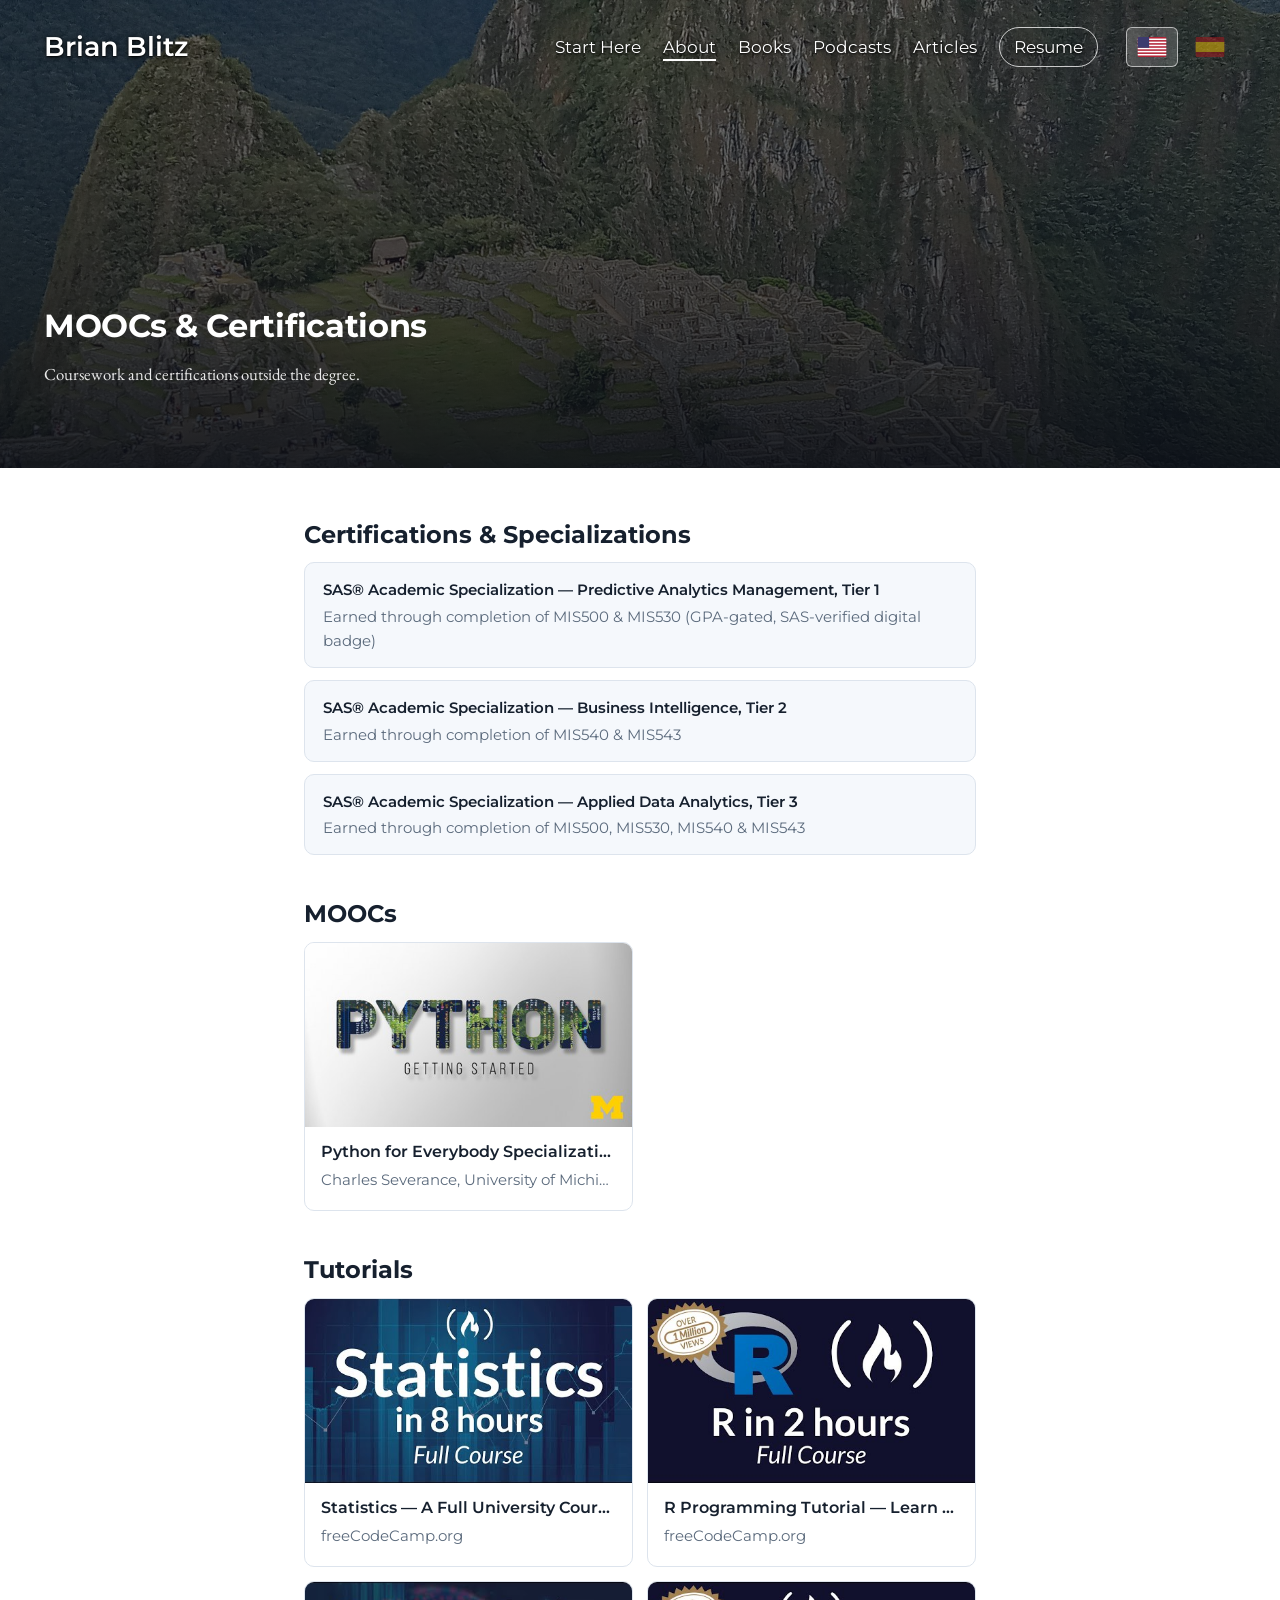
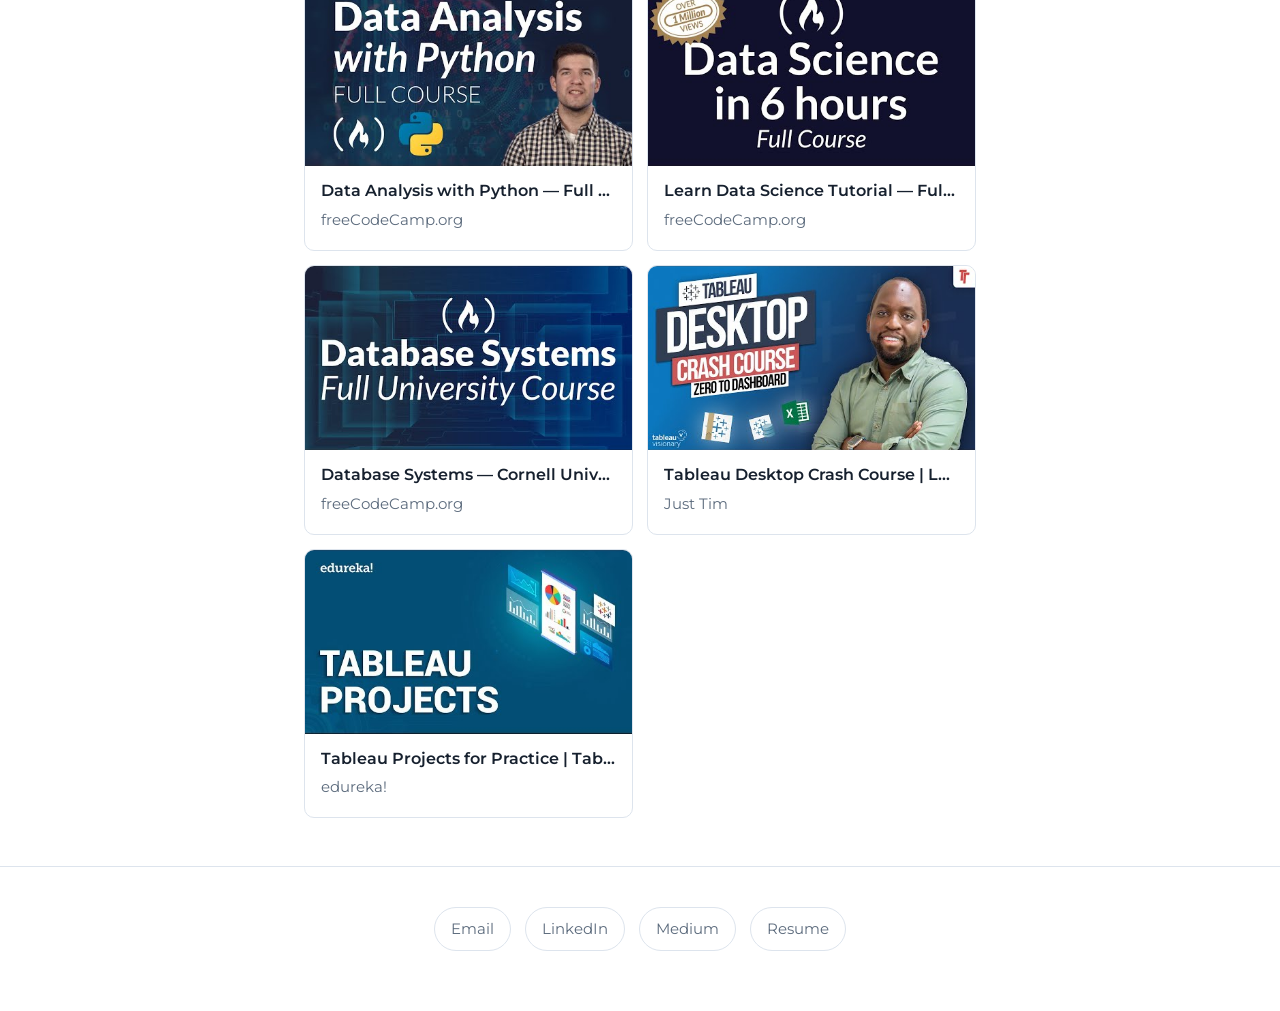
<file: moocs.html>
<!DOCTYPE html>
<html lang="en">
<head>
<meta charset="UTF-8">
<script src="assets/lang-early.js"></script>
<meta name="viewport" content="width=device-width, initial-scale=1.0">
<title>MOOCs & Certifications — Brian Blitz</title>
<link rel="preconnect" href="https://fonts.googleapis.com">
<link rel="preconnect" href="https://fonts.gstatic.com" crossorigin>
<link href="https://fonts.googleapis.com/css2?family=Montserrat:wght@400;500;600;700;800&family=EB+Garamond:ital,wght@0,400;0,500;0,600;1,400&display=swap" rel="stylesheet">
<link rel="stylesheet" href="style.css?v=2">
</head>
<body data-title-en="MOOCs & Certifications — Brian Blitz" data-title-es="Cursos y Certificaciones — Brian Blitz">

<header class="page-head has-photo">
  <nav class="site-nav">
    <div class="wrap">
      <a class="brand" href="index.html">Brian Blitz</a>
      <div class="tabs">
        <a href="index.html"><span data-lang="en">Start Here</span><span data-lang="es" hidden>Inicio</span></a>
        <div class="nav-dropdown">
          <a href="work-experience.html" class="active"><span data-lang="en">About</span><span data-lang="es" hidden>Acerca de</span></a>
          <div class="nav-dropdown-menu">
            <a href="work-experience.html"><span data-lang="en">Work Experience</span><span data-lang="es" hidden>Experiencia Laboral</span></a>
            <a href="data-portfolio.html"><span data-lang="en">Data Portfolio</span><span data-lang="es" hidden>Portafolio de Datos</span></a>
            <a href="coding-portfolio.html"><span data-lang="en">Coding Portfolio</span><span data-lang="es" hidden>Portafolio de Código</span></a>
            <a href="moocs.html" class="active"><span data-lang="en">MOOCs</span><span data-lang="es" hidden>Cursos</span></a>
          </div>
        </div>
        <a href="books.html"><span data-lang="en">Books</span><span data-lang="es" hidden>Libros</span></a>
        <a href="podcasts.html"><span data-lang="en">Podcasts</span><span data-lang="es" hidden>Podcasts</span></a>
        <a href="articles.html"><span data-lang="en">Articles</span><span data-lang="es" hidden>Artículos</span></a>
        <a class="resume-pill" href="assets/Blitz.Brian_Resume.pdf" target="_blank" data-lang="en">Resume</a>
        <a class="resume-pill" href="assets/Blitz.Brian_Resume_ES.pdf" target="_blank" data-lang="es" hidden>Currículum</a>
        <div class="lang-toggle">
          <button type="button" data-set-lang="en" aria-label="English"><svg width="20" height="14" viewBox="0 0 20 14" aria-hidden="true"><rect width="20" height="14" fill="#B22234"/><rect y="1.08" width="20" height="1.08" fill="#fff"/><rect y="3.23" width="20" height="1.08" fill="#fff"/><rect y="5.38" width="20" height="1.08" fill="#fff"/><rect y="7.54" width="20" height="1.08" fill="#fff"/><rect y="9.69" width="20" height="1.08" fill="#fff"/><rect y="11.85" width="20" height="1.08" fill="#fff"/><rect width="8" height="7.54" fill="#3C3B6E"/></svg></button>
          <button type="button" data-set-lang="es" aria-label="Español"><svg width="20" height="14" viewBox="0 0 20 14" aria-hidden="true"><rect width="20" height="14" fill="#AA151B"/><rect y="3.5" width="20" height="7" fill="#F1BF00"/></svg></button>
        </div>
      </div>
    </div>
  </nav>
  <div class="page-head-bg"><img src="assets/banners/moocs.jpg" alt=""></div>
  <div class="wrap">
    <h1><span data-lang="en">MOOCs & Certifications</span><span data-lang="es" hidden>Cursos y Certificaciones</span></h1>
    <p class="dek">
      <span data-lang="en">Coursework and certifications outside the degree.</span>
      <span data-lang="es" hidden>Formación y certificaciones fuera del título universitario.</span>
    </p>
  </div>
</header>

<section id="moocs">
  <div class="wrap about-page-content">
    <h2><span data-lang="en">Certifications & Specializations</span><span data-lang="es" hidden>Certificaciones y Especializaciones</span></h2>
    <ul class="item-list">
      <li>
        <a class="item-title" href="https://csuglobal.edu/about/partnerships/sas-academic-badges" target="_blank">
          <span data-lang="en">SAS® Academic Specialization — Predictive Analytics Management, Tier 1</span>
          <span data-lang="es" hidden>Especialización Académica SAS® — Gestión de Analítica Predictiva, Nivel 1</span>
        </a>
        <div class="item-meta">
          <span data-lang="en">Earned through completion of MIS500 & MIS530 (GPA-gated, SAS-verified digital badge)</span>
          <span data-lang="es" hidden>Obtenida mediante la finalización de MIS500 y MIS530 (con requisito de GPA, insignia digital verificada por SAS)</span>
        </div>
      </li>
      <li>
        <a class="item-title" href="https://csuglobal.edu/about/partnerships/sas-academic-badges" target="_blank">
          <span data-lang="en">SAS® Academic Specialization — Business Intelligence, Tier 2</span>
          <span data-lang="es" hidden>Especialización Académica SAS® — Inteligencia de Negocios, Nivel 2</span>
        </a>
        <div class="item-meta">
          <span data-lang="en">Earned through completion of MIS540 & MIS543</span>
          <span data-lang="es" hidden>Obtenida mediante la finalización de MIS540 y MIS543</span>
        </div>
      </li>
      <li>
        <a class="item-title" href="https://csuglobal.edu/about/partnerships/sas-academic-badges" target="_blank">
          <span data-lang="en">SAS® Academic Specialization — Applied Data Analytics, Tier 3</span>
          <span data-lang="es" hidden>Especialización Académica SAS® — Analítica de Datos Aplicada, Nivel 3</span>
        </a>
        <div class="item-meta">
          <span data-lang="en">Earned through completion of MIS500, MIS530, MIS540 & MIS543</span>
          <span data-lang="es" hidden>Obtenida mediante la finalización de MIS500, MIS530, MIS540 y MIS543</span>
        </div>
      </li>
    </ul>

    <h2 style="margin-top:40px;"><span data-lang="en">MOOCs</span><span data-lang="es" hidden>Cursos</span></h2>
    <div class="quick-links quick-links-photo">
      <a href="https://www.coursera.org/specializations/python" target="_blank">
        <div class="qphoto"><img src="assets/tutorial-thumbs/python-for-everybody.jpg" alt="" loading="lazy"></div>
        <div class="qtitle">Python for Everybody Specialization</div>
        <div class="qdesc">Charles Severance, University of Michigan (Coursera)</div>
      </a>
    </div>

    <h2 style="margin-top:40px;"><span data-lang="en">Tutorials</span><span data-lang="es" hidden>Tutoriales</span></h2>
    <div class="quick-links quick-links-photo">
      <a href="https://www.youtube.com/watch?v=xxpc-HPKN28&list=PLWKjhJtqVAbl5SlE6aBHzUVZ1e6q1Wz0v&index=5" target="_blank">
        <div class="qphoto"><img src="assets/tutorial-thumbs/statistics-course.jpg" alt="" loading="lazy"></div>
        <div class="qtitle">Statistics — A Full University Course on Data Science Basics</div>
        <div class="qdesc">freeCodeCamp.org</div>
      </a>
      <a href="https://www.youtube.com/watch?v=_V8eKsto3Ug" target="_blank">
        <div class="qphoto"><img src="assets/tutorial-thumbs/r-programming.jpg" alt="" loading="lazy"></div>
        <div class="qtitle">R Programming Tutorial — Learn the Basics of Statistical Computing</div>
        <div class="qdesc">freeCodeCamp.org</div>
      </a>
      <a href="https://www.youtube.com/watch?v=r-uOLxNrNk8&list=PLWKjhJtqVAblQe2CCWqV4Zy3LY01Z8aF1&index=6" target="_blank">
        <div class="qphoto"><img src="assets/tutorial-thumbs/python-data-analysis.jpg" alt="" loading="lazy"></div>
        <div class="qtitle">Data Analysis with Python — Full Course for Beginners</div>
        <div class="qdesc">freeCodeCamp.org</div>
      </a>
      <a href="https://www.youtube.com/watch?v=ua-CiDNNj30&list=PLWKjhJtqVAblQe2CCWqV4Zy3LY01Z8aF1&index=2" target="_blank">
        <div class="qphoto"><img src="assets/tutorial-thumbs/data-science-course.jpg" alt="" loading="lazy"></div>
        <div class="qtitle">Learn Data Science Tutorial — Full Course for Beginners</div>
        <div class="qdesc">freeCodeCamp.org</div>
      </a>
      <a href="https://www.youtube.com/watch?v=4cWkVbC2bNE&list=PL-o__VQCG-7Wfrj85cQhmWwUzP2i8FyLe&index=17" target="_blank">
        <div class="qphoto"><img src="assets/tutorial-thumbs/database-systems.jpg" alt="" loading="lazy"></div>
        <div class="qtitle">Database Systems — Cornell University Course (SQL, NoSQL, Large-Scale Data Analysis)</div>
        <div class="qdesc">freeCodeCamp.org</div>
      </a>
      <a href="https://www.youtube.com/watch?v=-Aj8IlC0IEA" target="_blank">
        <div class="qphoto"><img src="assets/tutorial-thumbs/tableau-crash-course.jpg" alt="" loading="lazy"></div>
        <div class="qtitle">Tableau Desktop Crash Course | Learn Tableau from a Tableau Visionary</div>
        <div class="qdesc">Just Tim</div>
      </a>
      <a href="https://www.youtube.com/watch?v=If4YqaZtZ3c&list=PL-o__VQCG-7Wfrj85cQhmWwUzP2i8FyLe&index=25" target="_blank">
        <div class="qphoto"><img src="assets/tutorial-thumbs/tableau-projects.jpg" alt="" loading="lazy"></div>
        <div class="qtitle">Tableau Projects for Practice | Tableau Projects for Data Science</div>
        <div class="qdesc">edureka!</div>
      </a>
    </div>
  </div>
</section>

<footer>
  <div class="wrap">
    <div class="links">
      <a href="mailto:brian.blitz28@gmail.com"><span data-lang="en">Email</span><span data-lang="es" hidden>Correo</span></a>
      <a href="https://www.linkedin.com/in/brblitz/" target="_blank">LinkedIn</a>
      <a href="https://medium.com/@brian.blitz28" target="_blank">Medium</a>
      <a class="resume-pill" href="assets/Blitz.Brian_Resume.pdf" target="_blank" data-lang="en">Resume</a>
      <a class="resume-pill" href="assets/Blitz.Brian_Resume_ES.pdf" target="_blank" data-lang="es" hidden>Currículum</a>
    </div>
  </div>
</footer>

<script src="assets/lang.js"></script>
</body>
</html>
</file>
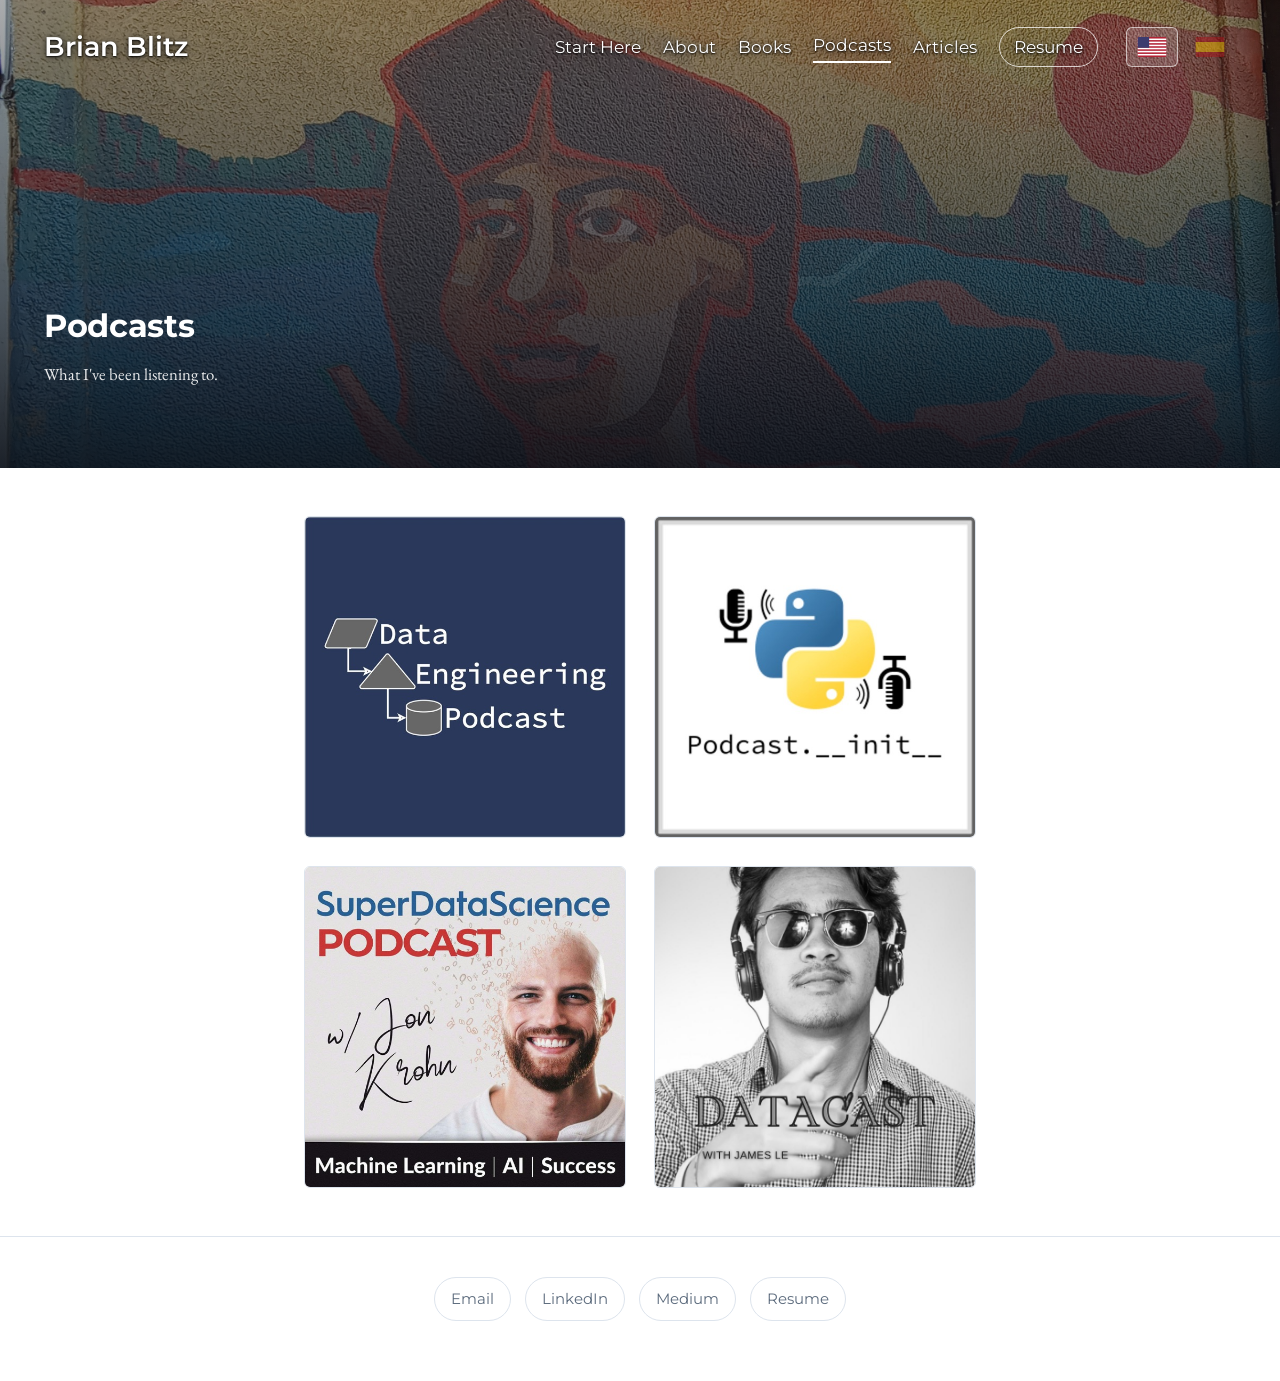
<file: podcasts.html>
<!DOCTYPE html>
<html lang="en">
<head>
<meta charset="UTF-8">
<script src="assets/lang-early.js"></script>
<meta name="viewport" content="width=device-width, initial-scale=1.0">
<title>Podcasts — Brian Blitz</title>
<link rel="preconnect" href="https://fonts.googleapis.com">
<link rel="preconnect" href="https://fonts.gstatic.com" crossorigin>
<link href="https://fonts.googleapis.com/css2?family=Montserrat:wght@400;500;600;700;800&family=EB+Garamond:ital,wght@0,400;0,500;0,600;1,400&display=swap" rel="stylesheet">
<link rel="stylesheet" href="style.css?v=2">
</head>
<body data-title-en="Podcasts — Brian Blitz" data-title-es="Podcasts — Brian Blitz">

<header class="page-head has-photo">
  <nav class="site-nav">
    <div class="wrap">
      <a class="brand" href="index.html">Brian Blitz</a>
      <div class="tabs">
        <a href="index.html"><span data-lang="en">Start Here</span><span data-lang="es" hidden>Inicio</span></a>
        <div class="nav-dropdown">
          <a href="work-experience.html"><span data-lang="en">About</span><span data-lang="es" hidden>Acerca de</span></a>
          <div class="nav-dropdown-menu">
            <a href="work-experience.html"><span data-lang="en">Work Experience</span><span data-lang="es" hidden>Experiencia Laboral</span></a>
            <a href="data-portfolio.html"><span data-lang="en">Data Portfolio</span><span data-lang="es" hidden>Portafolio de Datos</span></a>
            <a href="coding-portfolio.html"><span data-lang="en">Coding Portfolio</span><span data-lang="es" hidden>Portafolio de Código</span></a>
            <a href="moocs.html"><span data-lang="en">MOOCs</span><span data-lang="es" hidden>Cursos</span></a>
          </div>
        </div>
        <a href="books.html"><span data-lang="en">Books</span><span data-lang="es" hidden>Libros</span></a>
        <a href="podcasts.html" class="active"><span data-lang="en">Podcasts</span><span data-lang="es" hidden>Podcasts</span></a>
        <a href="articles.html"><span data-lang="en">Articles</span><span data-lang="es" hidden>Artículos</span></a>
        <a class="resume-pill" href="assets/Blitz.Brian_Resume.pdf" target="_blank" data-lang="en">Resume</a>
        <a class="resume-pill" href="assets/Blitz.Brian_Resume_ES.pdf" target="_blank" data-lang="es" hidden>Currículum</a>
        <div class="lang-toggle">
          <button type="button" data-set-lang="en" aria-label="English"><svg width="20" height="14" viewBox="0 0 20 14" aria-hidden="true"><rect width="20" height="14" fill="#B22234"/><rect y="1.08" width="20" height="1.08" fill="#fff"/><rect y="3.23" width="20" height="1.08" fill="#fff"/><rect y="5.38" width="20" height="1.08" fill="#fff"/><rect y="7.54" width="20" height="1.08" fill="#fff"/><rect y="9.69" width="20" height="1.08" fill="#fff"/><rect y="11.85" width="20" height="1.08" fill="#fff"/><rect width="8" height="7.54" fill="#3C3B6E"/></svg></button>
          <button type="button" data-set-lang="es" aria-label="Español"><svg width="20" height="14" viewBox="0 0 20 14" aria-hidden="true"><rect width="20" height="14" fill="#AA151B"/><rect y="3.5" width="20" height="7" fill="#F1BF00"/></svg></button>
        </div>
      </div>
    </div>
  </nav>
  <div class="page-head-bg"><img src="assets/banners/podcasts.jpg" alt=""></div>
  <div class="wrap">
    <h1>Podcasts</h1>
    <p class="dek">
      <span data-lang="en">What I've been listening to.</span>
      <span data-lang="es" hidden>Lo que he estado escuchando.</span>
    </p>
  </div>
</header>

<section>
  <div class="wrap about-page-content">
    <div class="cover-grid">
      <a class="cover-item ratio-1-1" href="https://www.dataengineeringpodcast.com" target="_blank" title="Data Engineering Podcast — Tobias Macey">
        <img src="assets/covers/data-engineering-podcast.jpg" alt="Data Engineering Podcast — Tobias Macey" loading="lazy">
        <p class="cover-quote" data-lang="en">Deep dives into modern data infrastructure — pipelines, warehouses, dbt, orchestration. Closest match to where I want to grow long-term.</p>
        <p class="cover-quote" data-lang="es" hidden>Análisis a fondo de la infraestructura de datos moderna — pipelines, data warehouses, dbt, orquestación. Lo más cercano a hacia dónde quiero crecer a largo plazo.</p>
      </a>
      <a class="cover-item ratio-1-1" href="https://www.pythonpodcast.com" target="_blank" title="The Python Podcast (.__init__) — Tobias Macey">
        <img src="assets/covers/python-podcast-init.jpg" alt="The Python Podcast (.__init__) — Tobias Macey" loading="lazy">
        <p class="cover-quote" data-lang="en">Same host, Python-community focused — libraries, tooling, and the people building them.</p>
        <p class="cover-quote" data-lang="es" hidden>Mismo presentador, enfocado en la comunidad de Python — librerías, herramientas y las personas que las construyen.</p>
      </a>
      <a class="cover-item ratio-1-1" href="https://www.superdatascience.com/podcast" target="_blank" title="Super Data Science — Jon Krohn (founded by Kirill Eremenko)">
        <img src="assets/covers/super-data-science.jpg" alt="Super Data Science — Jon Krohn (founded by Kirill Eremenko)" loading="lazy">
        <p class="cover-quote" data-lang="en">Broad, practitioner-driven data science and ML career content — just hit its 1,000th episode.</p>
        <p class="cover-quote" data-lang="es" hidden>Contenido amplio sobre carrera en ciencia de datos y ML, hecho por profesionales del área — acaba de alcanzar su episodio 1,000.</p>
      </a>
      <a class="cover-item ratio-1-1" href="https://datacast.simplecast.com" target="_blank" title="Datacast — James Le">
        <img src="assets/covers/datacast-podcast.jpg" alt="Datacast — James Le" loading="lazy">
        <p class="cover-quote" data-lang="en">Long-form interviews with data/AI practitioners on their career journeys.</p>
        <p class="cover-quote" data-lang="es" hidden>Entrevistas extensas con profesionales de datos e IA sobre sus trayectorias profesionales.</p>
      </a>
    </div>
  </div>
</section>

<footer>
  <div class="wrap">
    <div class="links">
      <a href="mailto:brian.blitz28@gmail.com"><span data-lang="en">Email</span><span data-lang="es" hidden>Correo</span></a>
      <a href="https://www.linkedin.com/in/brblitz/" target="_blank">LinkedIn</a>
      <a href="https://medium.com/@brian.blitz28" target="_blank">Medium</a>
      <a class="resume-pill" href="assets/Blitz.Brian_Resume.pdf" target="_blank" data-lang="en">Resume</a>
      <a class="resume-pill" href="assets/Blitz.Brian_Resume_ES.pdf" target="_blank" data-lang="es" hidden>Currículum</a>
    </div>
  </div>
</footer>

<script src="assets/lang.js"></script>
</body>
</html>
</file>
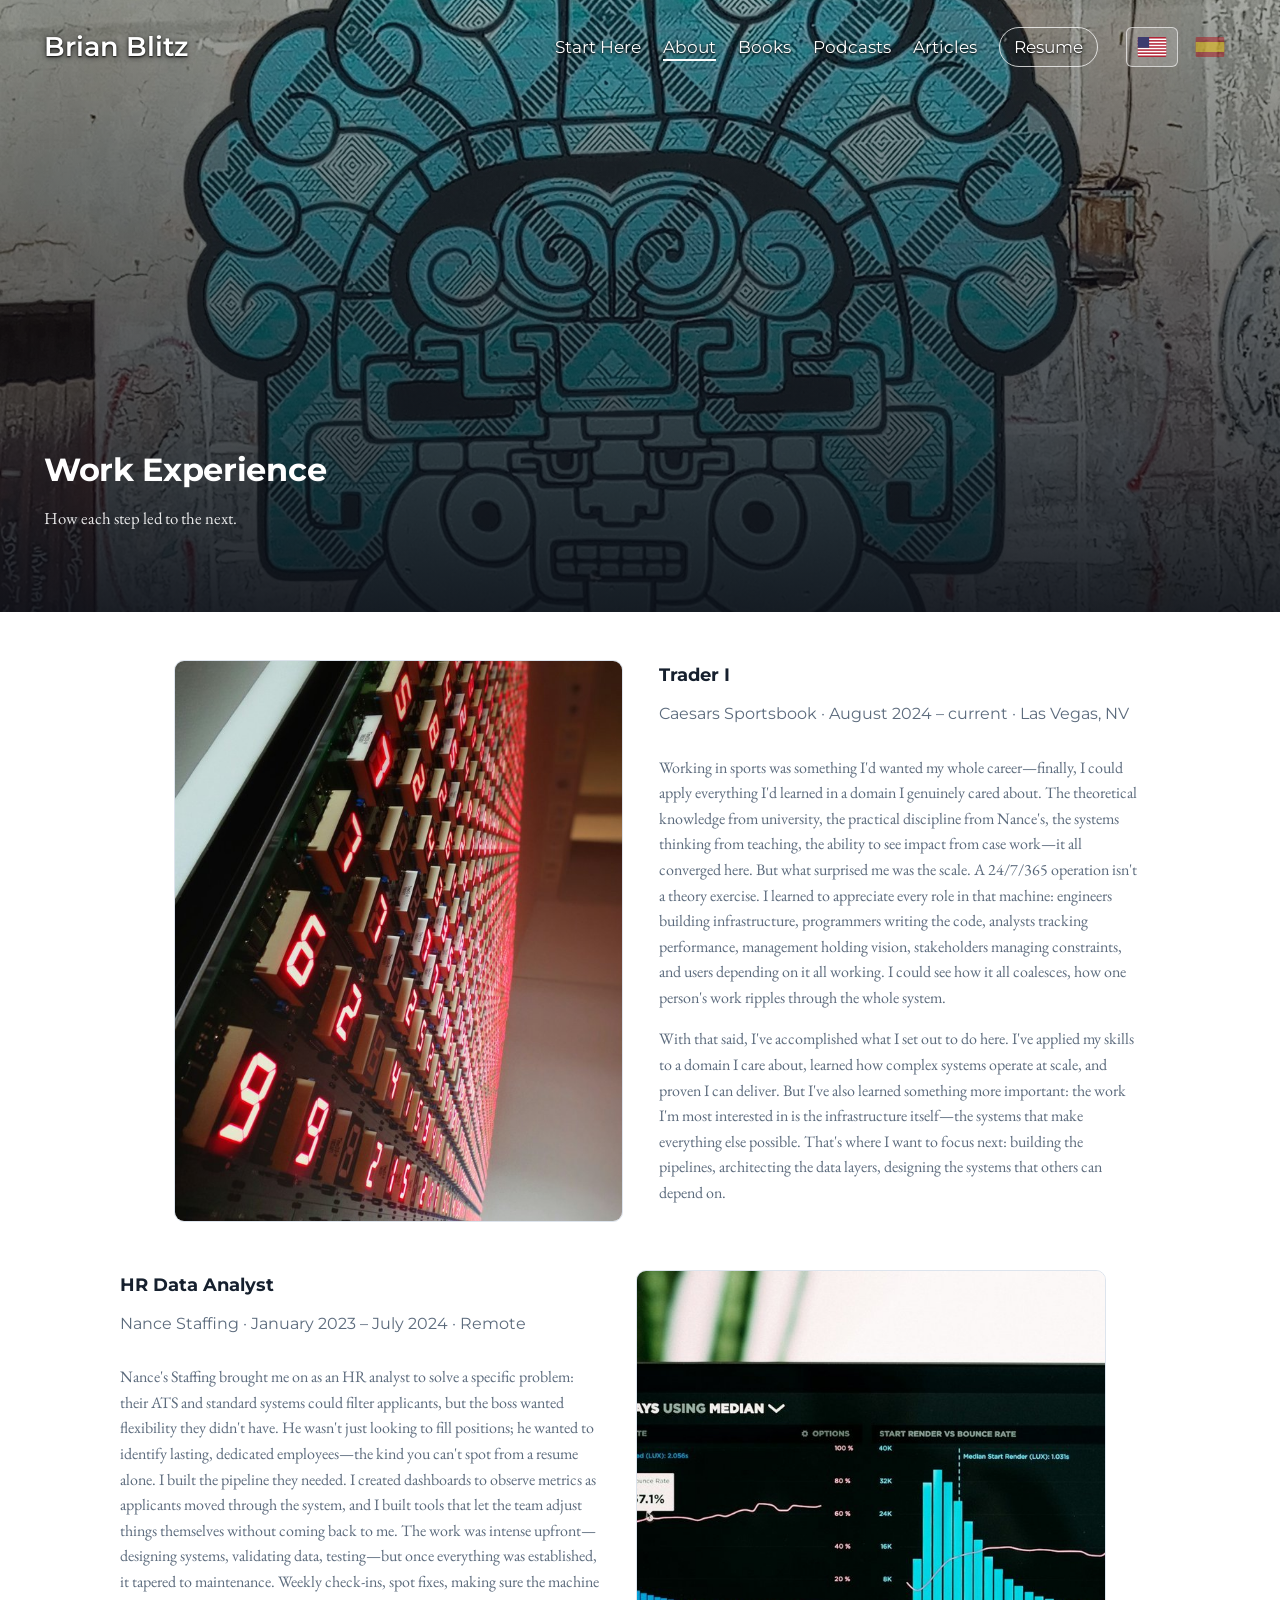
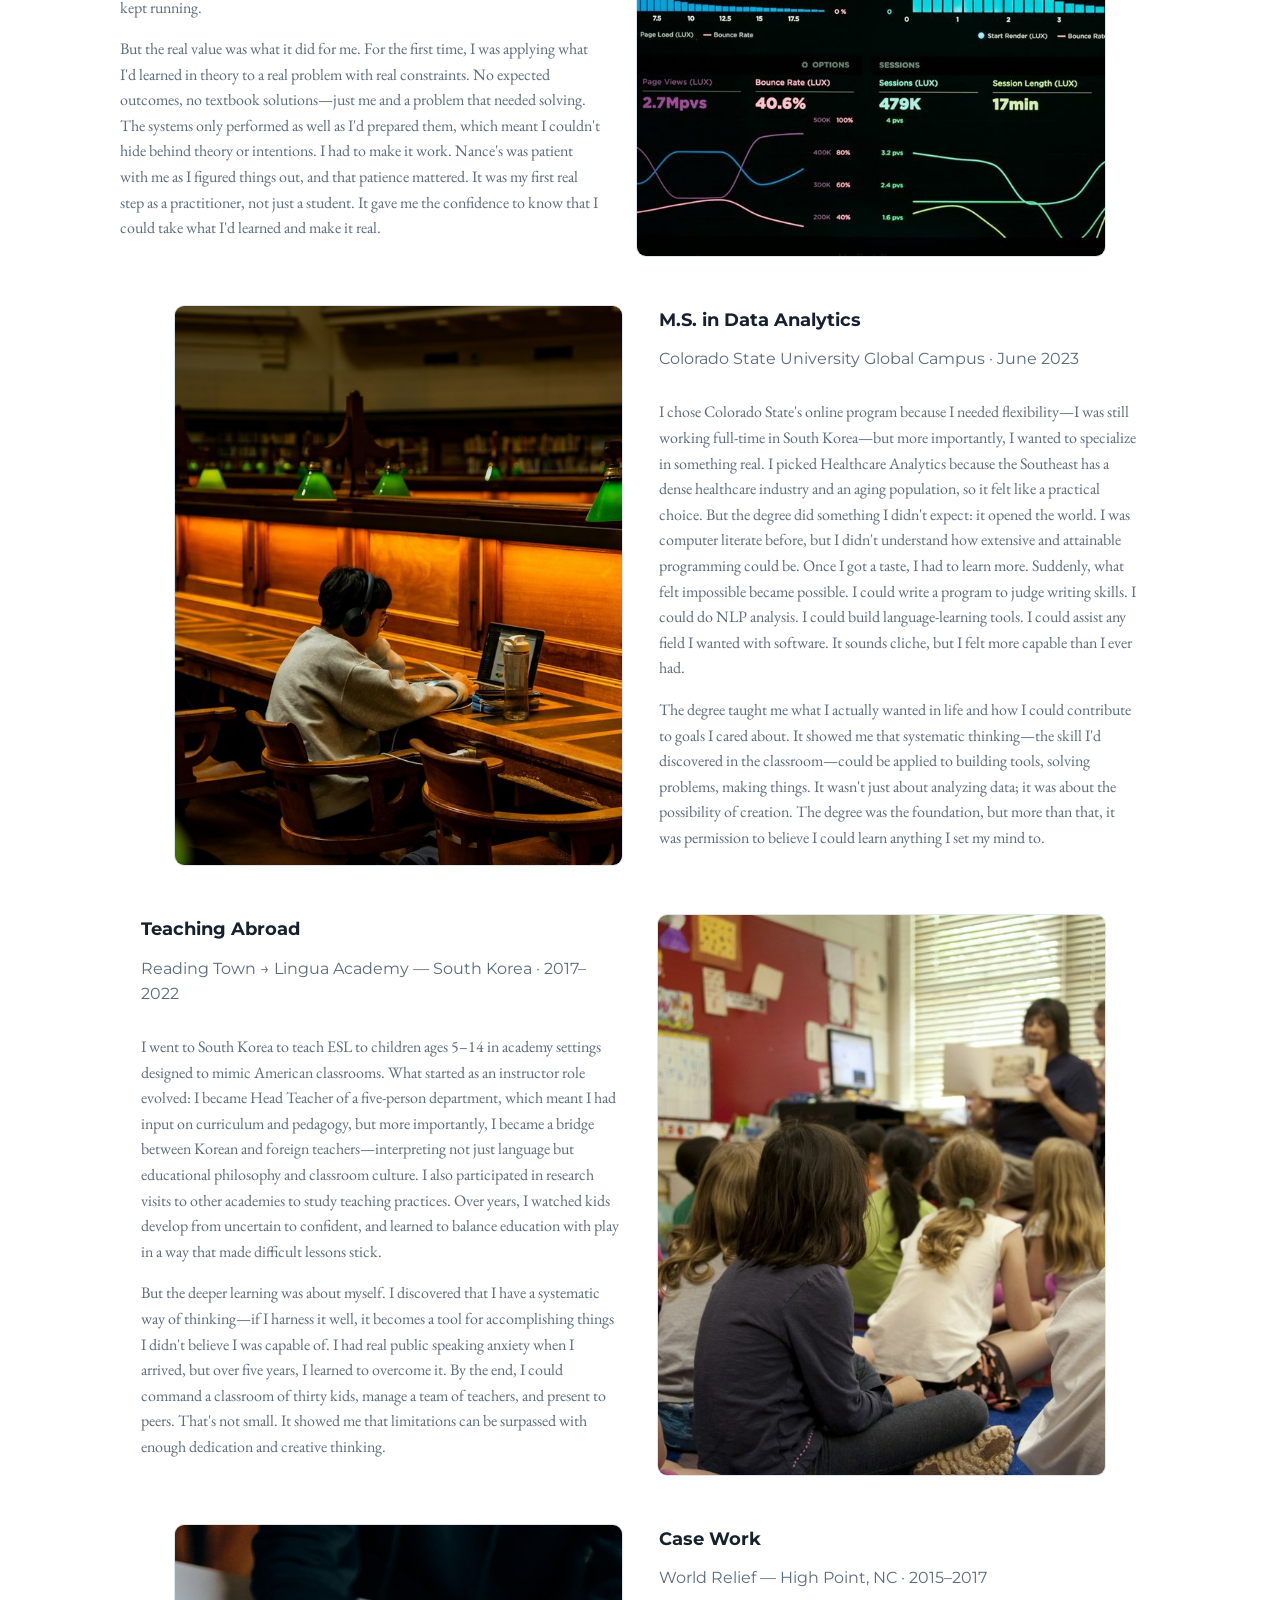
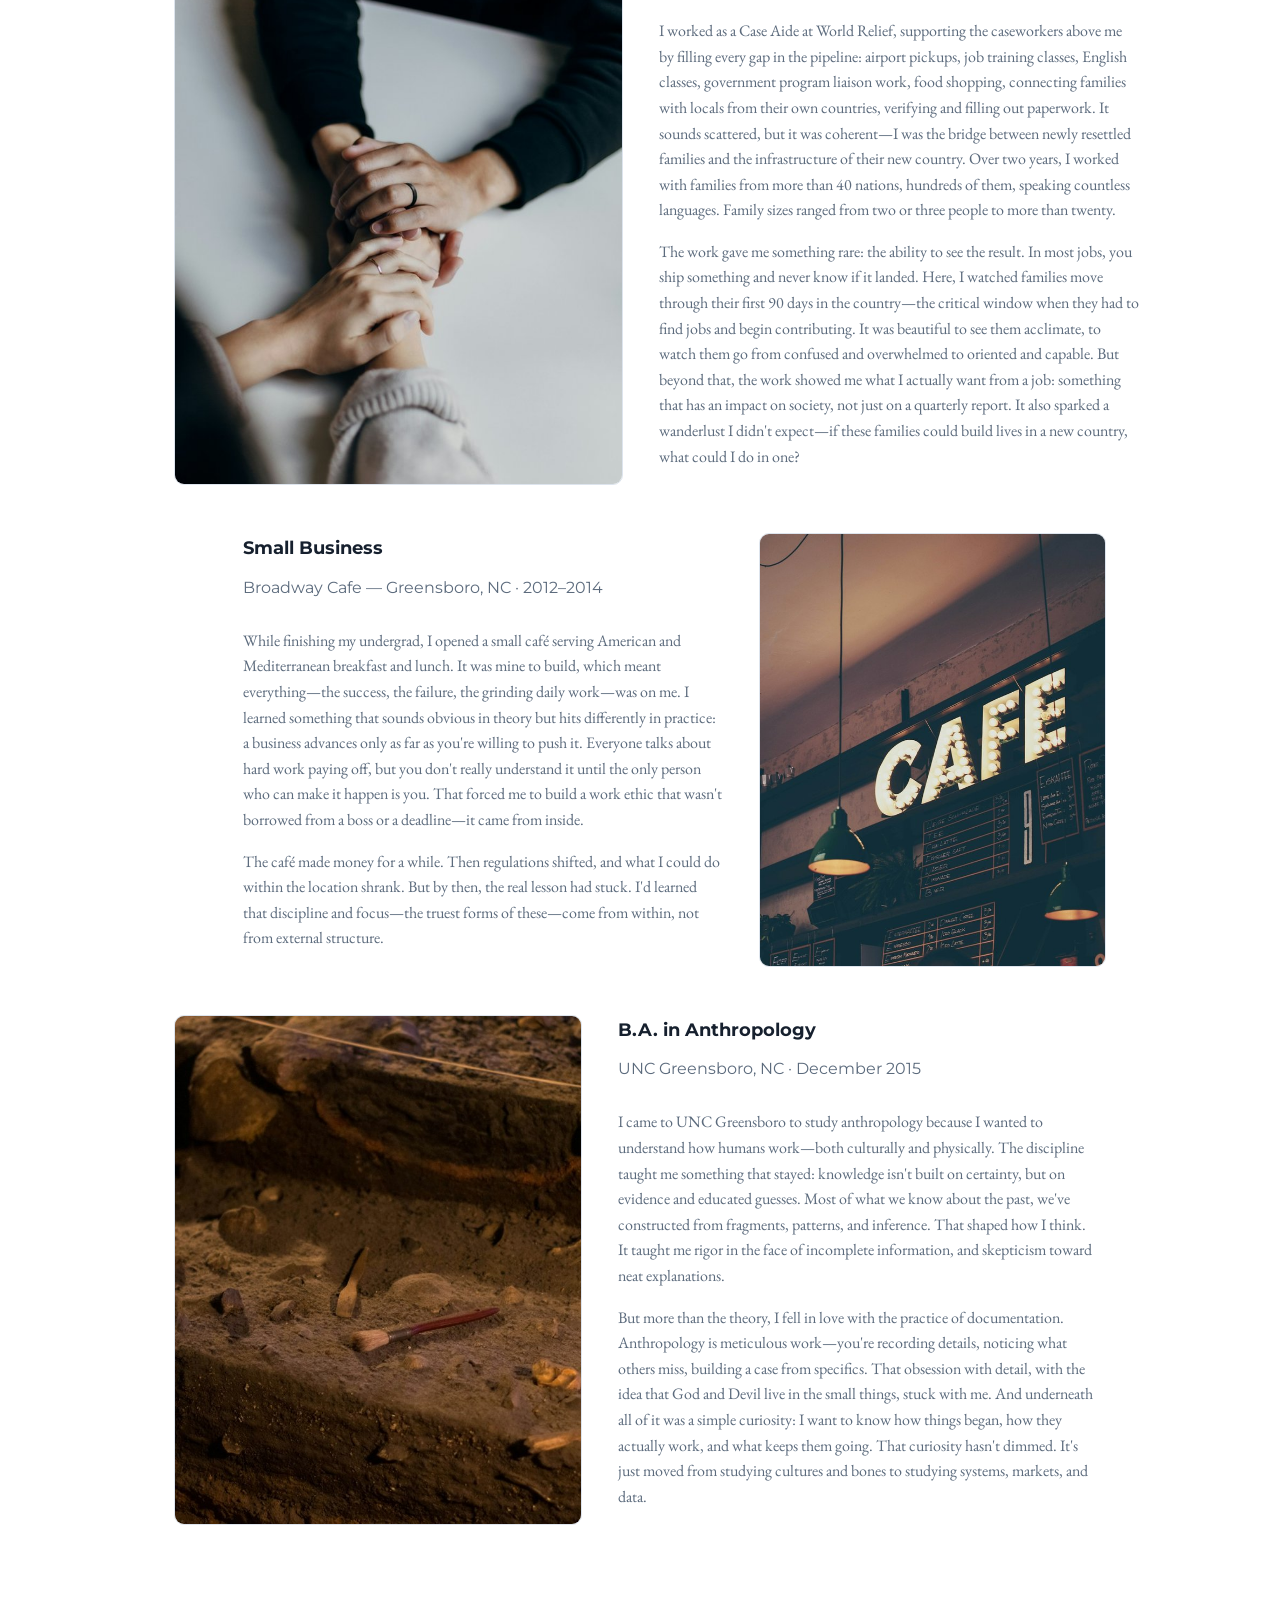
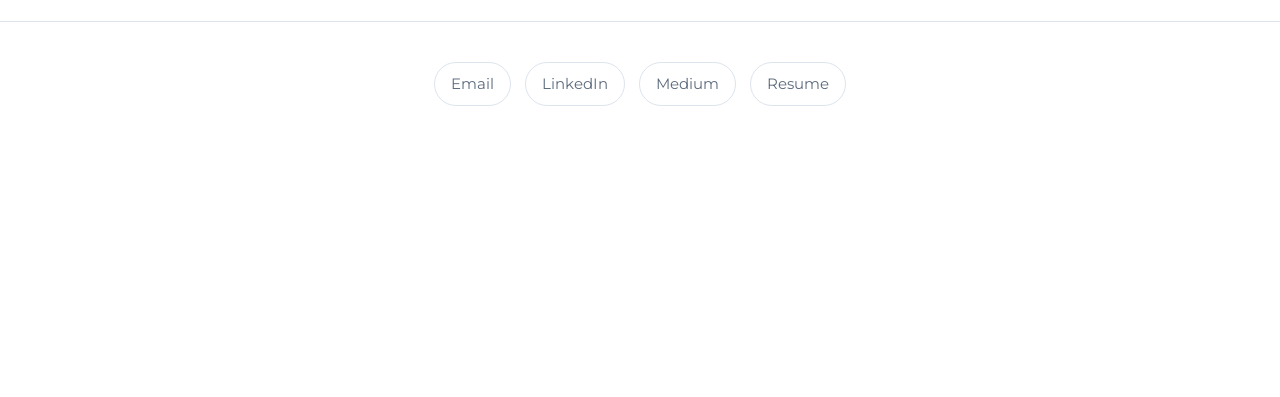
<file: work-experience.html>
<!DOCTYPE html>
<html lang="en">
<head>
<meta charset="UTF-8">
<script src="assets/lang-early.js"></script>
<meta name="viewport" content="width=device-width, initial-scale=1.0">
<title>Work Experience — Brian Blitz</title>
<link rel="preconnect" href="https://fonts.googleapis.com">
<link rel="preconnect" href="https://fonts.gstatic.com" crossorigin>
<link href="https://fonts.googleapis.com/css2?family=Montserrat:wght@400;500;600;700;800&family=EB+Garamond:ital,wght@0,400;0,500;0,600;1,400&display=swap" rel="stylesheet">
<link rel="stylesheet" href="style.css?v=2">
</head>
<body data-title-en="Work Experience — Brian Blitz" data-title-es="Experiencia Laboral — Brian Blitz">

<header class="page-head has-photo">
  <nav class="site-nav">
    <div class="wrap">
      <a class="brand" href="index.html">Brian Blitz</a>
      <div class="tabs">
        <a href="index.html"><span data-lang="en">Start Here</span><span data-lang="es" hidden>Inicio</span></a>
        <div class="nav-dropdown">
          <a href="work-experience.html" class="active"><span data-lang="en">About</span><span data-lang="es" hidden>Acerca de</span></a>
          <div class="nav-dropdown-menu">
            <a href="work-experience.html" class="active"><span data-lang="en">Work Experience</span><span data-lang="es" hidden>Experiencia Laboral</span></a>
            <a href="data-portfolio.html"><span data-lang="en">Data Portfolio</span><span data-lang="es" hidden>Portafolio de Datos</span></a>
            <a href="coding-portfolio.html"><span data-lang="en">Coding Portfolio</span><span data-lang="es" hidden>Portafolio de Código</span></a>
            <a href="moocs.html"><span data-lang="en">MOOCs</span><span data-lang="es" hidden>Cursos</span></a>
          </div>
        </div>
        <a href="books.html"><span data-lang="en">Books</span><span data-lang="es" hidden>Libros</span></a>
        <a href="podcasts.html"><span data-lang="en">Podcasts</span><span data-lang="es" hidden>Podcasts</span></a>
        <a href="articles.html"><span data-lang="en">Articles</span><span data-lang="es" hidden>Artículos</span></a>
        <a class="resume-pill" href="assets/Blitz.Brian_Resume.pdf" target="_blank" data-lang="en">Resume</a>
        <a class="resume-pill" href="assets/Blitz.Brian_Resume_ES.pdf" target="_blank" data-lang="es" hidden>Currículum</a>
        <div class="lang-toggle">
          <button type="button" data-set-lang="en" aria-label="English"><svg width="20" height="14" viewBox="0 0 20 14" aria-hidden="true"><rect width="20" height="14" fill="#B22234"/><rect y="1.08" width="20" height="1.08" fill="#fff"/><rect y="3.23" width="20" height="1.08" fill="#fff"/><rect y="5.38" width="20" height="1.08" fill="#fff"/><rect y="7.54" width="20" height="1.08" fill="#fff"/><rect y="9.69" width="20" height="1.08" fill="#fff"/><rect y="11.85" width="20" height="1.08" fill="#fff"/><rect width="8" height="7.54" fill="#3C3B6E"/></svg></button>
          <button type="button" data-set-lang="es" aria-label="Español"><svg width="20" height="14" viewBox="0 0 20 14" aria-hidden="true"><rect width="20" height="14" fill="#AA151B"/><rect y="3.5" width="20" height="7" fill="#F1BF00"/></svg></button>
        </div>
      </div>
    </div>
  </nav>
  <div class="page-head-bg"><img src="assets/banners/work-experience.jpg" alt=""></div>
  <div class="wrap">
    <h1><span data-lang="en">Work Experience</span><span data-lang="es" hidden>Experiencia Laboral</span></h1>
    <p class="dek">
      <span data-lang="en">How each step led to the next.</span>
      <span data-lang="es" hidden>Cómo cada etapa llevó a la siguiente.</span>
    </p>
  </div>
</header>

<section id="experience">
  <div class="wrap about-page-content">

    <div class="exp-row">
      <div class="exp-photo"><img src="assets/experience-photos/trader-i.jpg" alt="" loading="lazy"></div>
      <div class="exp-text">
    <h3><span data-lang="en">Trader I</span><span data-lang="es" hidden>Trader I</span></h3>
    <p class="section-sub">
      <span data-lang="en">Caesars Sportsbook · August 2024 – current · Las Vegas, NV</span>
      <span data-lang="es" hidden>Caesars Sportsbook · agosto de 2024 – actualidad · Las Vegas, NV</span>
    </p>
    <p data-lang="en">
      Working in sports was something I'd wanted my whole career—finally, I could apply everything I'd
      learned in a domain I genuinely cared about. The theoretical knowledge from university, the practical
      discipline from Nance's, the systems thinking from teaching, the ability to see impact from case
      work—it all converged here. But what surprised me was the scale. A 24/7/365 operation isn't a theory
      exercise. I learned to appreciate every role in that machine: engineers building infrastructure,
      programmers writing the code, analysts tracking performance, management holding vision, stakeholders
      managing constraints, and users depending on it all working. I could see how it all coalesces, how one
      person's work ripples through the whole system.
    </p>
    <p data-lang="es" hidden>
      Trabajar en deportes era algo que había querido toda mi carrera — por fin podía aplicar todo lo que
      había aprendido en un ámbito que realmente me importaba. El conocimiento teórico de la universidad, la
      disciplina práctica de Nance's, el pensamiento sistemático de la enseñanza, la capacidad de ver el
      impacto del trabajo social — todo convergió aquí. Pero lo que me sorprendió fue la escala. Una operación
      24/7/365 no es un ejercicio teórico. Aprendí a apreciar cada rol dentro de esa maquinaria: ingenieros
      construyendo infraestructura, programadores escribiendo el código, analistas monitoreando el
      rendimiento, gerencia sosteniendo la visión, partes interesadas manejando restricciones, y usuarios
      dependiendo de que todo funcionara. Pude ver cómo todo se une, cómo el trabajo de una persona repercute
      en todo el sistema.
    </p>
    <p data-lang="en">
      With that said, I've accomplished what I set out to do here. I've applied my skills to a domain I care
      about, learned how complex systems operate at scale, and proven I can deliver. But I've also learned
      something more important: the work I'm most interested in is the infrastructure itself—the systems
      that make everything else possible. That's where I want to focus next: building the pipelines,
      architecting the data layers, designing the systems that others can depend on.
    </p>
    <p data-lang="es" hidden>
      Dicho esto, he logrado lo que me propuse aquí. He aplicado mis habilidades a un ámbito que me importa,
      aprendí cómo operan los sistemas complejos a gran escala, y demostré que puedo entregar resultados. Pero
      también aprendí algo más importante: el trabajo que más me interesa es la infraestructura misma — los
      sistemas que hacen posible todo lo demás. Ahí es donde quiero enfocarme a continuación: construir los
      pipelines, diseñar las capas de datos, crear los sistemas de los que otros pueden depender.
    </p>
      </div>
    </div>

    <div class="exp-row exp-row-reverse">
      <div class="exp-photo"><img src="assets/experience-photos/hr-analyst.jpg" alt="" loading="lazy"></div>
      <div class="exp-text">
    <h3><span data-lang="en">HR Data Analyst</span><span data-lang="es" hidden>Analista de Datos de RR. HH.</span></h3>
    <p class="section-sub">
      <span data-lang="en">Nance Staffing · January 2023 – July 2024 · Remote</span>
      <span data-lang="es" hidden>Nance Staffing · enero de 2023 – julio de 2024 · Remoto</span>
    </p>
    <p data-lang="en">
      Nance's Staffing brought me on as an HR analyst to solve a specific problem: their ATS and standard
      systems could filter applicants, but the boss wanted flexibility they didn't have. He wasn't just
      looking to fill positions; he wanted to identify lasting, dedicated employees—the kind you can't spot
      from a resume alone. I built the pipeline they needed. I created dashboards to observe metrics as
      applicants moved through the system, and I built tools that let the team adjust things themselves
      without coming back to me. The work was intense upfront—designing systems, validating data,
      testing—but once everything was established, it tapered to maintenance. Weekly check-ins, spot fixes,
      making sure the machine kept running.
    </p>
    <p data-lang="es" hidden>
      Nance's Staffing me contrató como analista de RR. HH. para resolver un problema específico: su ATS y
      los sistemas estándar podían filtrar postulantes, pero el jefe quería una flexibilidad que esos
      sistemas no tenían. No buscaba solo llenar vacantes; quería identificar empleados duraderos y
      comprometidos — el tipo que no se puede detectar solo con un currículum. Construí el pipeline que
      necesitaban. Creé dashboards para observar métricas a medida que los postulantes avanzaban por el
      sistema, y construí herramientas que le permitían al equipo hacer ajustes por su cuenta sin tener que
      volver a mí. El trabajo fue intenso al principio — diseñar sistemas, validar datos, probar — pero una
      vez que todo quedó establecido, se redujo a mantenimiento. Revisiones semanales, ajustes puntuales,
      asegurarme de que la máquina siguiera funcionando.
    </p>
    <p data-lang="en">
      But the real value was what it did for me. For the first time, I was applying what I'd learned in
      theory to a real problem with real constraints. No expected outcomes, no textbook solutions—just me and
      a problem that needed solving. The systems only performed as well as I'd prepared them, which meant I
      couldn't hide behind theory or intentions. I had to make it work. Nance's was patient with me as I
      figured things out, and that patience mattered. It was my first real step as a practitioner, not just a
      student. It gave me the confidence to know that I could take what I'd learned and make it real.
    </p>
    <p data-lang="es" hidden>
      Pero el verdadero valor fue lo que hizo por mí. Por primera vez, estaba aplicando lo que había aprendido
      en teoría a un problema real con restricciones reales. Sin resultados esperados, sin soluciones de
      libro de texto — solo yo y un problema que necesitaba resolverse. Los sistemas rendían tan bien como yo
      los hubiera preparado, lo que significaba que no podía esconderme detrás de la teoría ni de las buenas
      intenciones. Tenía que hacer que funcionara. Nance's fue paciente conmigo mientras iba descubriendo las
      cosas, y esa paciencia importó. Fue mi primer paso real como profesional, no solo como estudiante. Me
      dio la confianza de saber que podía tomar lo que había aprendido y hacerlo realidad.
    </p>
      </div>
    </div>

    <div class="exp-row">
      <div class="exp-photo"><img src="assets/experience-photos/ms-data-analytics.jpg" alt="" loading="lazy"></div>
      <div class="exp-text">
    <h3><span data-lang="en">M.S. in Data Analytics</span><span data-lang="es" hidden>Maestría en Analítica de Datos</span></h3>
    <p class="section-sub">
      <span data-lang="en">Colorado State University Global Campus · June 2023</span>
      <span data-lang="es" hidden>Colorado State University Global Campus · junio de 2023</span>
    </p>
    <p data-lang="en">
      I chose Colorado State's online program because I needed flexibility—I was still working full-time in
      South Korea—but more importantly, I wanted to specialize in something real. I picked Healthcare
      Analytics because the Southeast has a dense healthcare industry and an aging population, so it felt
      like a practical choice. But the degree did something I didn't expect: it opened the world. I was
      computer literate before, but I didn't understand how extensive and attainable programming could be.
      Once I got a taste, I had to learn more. Suddenly, what felt impossible became possible. I could write
      a program to judge writing skills. I could do NLP analysis. I could build language-learning tools. I
      could assist any field I wanted with software. It sounds cliche, but I felt more capable than I ever
      had.
    </p>
    <p data-lang="es" hidden>
      Elegí el programa en línea de Colorado State porque necesitaba flexibilidad — todavía trabajaba tiempo
      completo en Corea del Sur — pero, más importante aún, quería especializarme en algo real. Elegí
      Analítica en Salud porque el sureste de EE. UU. tiene una industria de salud densa y una población
      envejecida, así que me pareció una elección práctica. Pero la maestría hizo algo que no esperaba: me
      abrió el mundo. Ya sabía usar computadoras antes, pero no entendía lo extensa y alcanzable que podía ser
      la programación. Una vez que la probé, tuve que aprender más. De repente, lo que se sentía imposible se
      volvió posible. Podía escribir un programa para evaluar habilidades de escritura. Podía hacer análisis
      de NLP. Podía construir herramientas para aprender idiomas. Podía asistir cualquier campo que quisiera
      con software. Suena a cliché, pero me sentí más capaz de lo que nunca había estado.
    </p>
    <p data-lang="en">
      The degree taught me what I actually wanted in life and how I could contribute to goals I cared about.
      It showed me that systematic thinking—the skill I'd discovered in the classroom—could be applied to
      building tools, solving problems, making things. It wasn't just about analyzing data; it was about the
      possibility of creation. The degree was the foundation, but more than that, it was permission to
      believe I could learn anything I set my mind to.
    </p>
    <p data-lang="es" hidden>
      La maestría me enseñó lo que realmente quería en la vida y cómo podía contribuir a metas que me
      importaban. Me mostró que el pensamiento sistemático — la habilidad que había descubierto en el salón
      de clases — podía aplicarse a construir herramientas, resolver problemas, crear cosas. No se trataba
      solo de analizar datos; se trataba de la posibilidad de crear. La maestría fue la base, pero más que
      eso, fue el permiso para creer que podía aprender cualquier cosa que me propusiera.
    </p>
      </div>
    </div>

    <div class="exp-row exp-row-reverse">
      <div class="exp-photo"><img src="assets/experience-photos/teaching-abroad.jpg" alt="" loading="lazy"></div>
      <div class="exp-text">
    <h3><span data-lang="en">Teaching Abroad</span><span data-lang="es" hidden>Enseñanza en el Extranjero</span></h3>
    <p class="section-sub">
      <span data-lang="en">Reading Town → Lingua Academy — South Korea · 2017–2022</span>
      <span data-lang="es" hidden>Reading Town → Lingua Academy — Corea del Sur · 2017–2022</span>
    </p>
    <p data-lang="en">
      I went to South Korea to teach ESL to children ages 5–14 in academy settings designed to mimic American
      classrooms. What started as an instructor role evolved: I became Head Teacher of a five-person
      department, which meant I had input on curriculum and pedagogy, but more importantly, I became a bridge
      between Korean and foreign teachers—interpreting not just language but educational philosophy and
      classroom culture. I also participated in research visits to other academies to study teaching
      practices. Over years, I watched kids develop from uncertain to confident, and learned to balance
      education with play in a way that made difficult lessons stick.
    </p>
    <p data-lang="es" hidden>
      Fui a Corea del Sur a enseñar inglés como segunda lengua a niños de 5 a 14 años, en academias diseñadas
      para imitar salones de clase estadounidenses. Lo que empezó como un puesto de instructor evolucionó:
      llegué a ser Profesor Principal de un departamento de cinco personas, lo que significaba que tenía voz
      en el currículo y la pedagogía, pero más importante aún, me convertí en un puente entre profesores
      coreanos y extranjeros — interpretando no solo el idioma, sino la filosofía educativa y la cultura del
      salón de clases. También participé en visitas de investigación a otras academias para estudiar
      prácticas de enseñanza. Con los años, vi a los niños pasar de inseguros a confiados, y aprendí a
      equilibrar la educación con el juego de una manera que hacía que las lecciones difíciles se quedaran.
    </p>
    <p data-lang="en">
      But the deeper learning was about myself. I discovered that I have a systematic way of thinking—if I
      harness it well, it becomes a tool for accomplishing things I didn't believe I was capable of. I had
      real public speaking anxiety when I arrived, but over five years, I learned to overcome it. By the end,
      I could command a classroom of thirty kids, manage a team of teachers, and present to peers. That's not
      small. It showed me that limitations can be surpassed with enough dedication and creative thinking.
    </p>
    <p data-lang="es" hidden>
      Pero el aprendizaje más profundo fue sobre mí mismo. Descubrí que tengo una forma sistemática de pensar
      — si la aprovecho bien, se convierte en una herramienta para lograr cosas que no creía posibles para
      mí. Tenía una ansiedad real de hablar en público cuando llegué, pero en cinco años aprendí a superarla.
      Al final, podía manejar un salón de treinta niños, dirigir un equipo de profesores y presentar ante mis
      colegas. Eso no es poco. Me mostró que las limitaciones pueden superarse con suficiente dedicación y
      pensamiento creativo.
    </p>
      </div>
    </div>

    <div class="exp-row">
      <div class="exp-photo"><img src="assets/experience-photos/case-work.jpg" alt="" loading="lazy"></div>
      <div class="exp-text">
    <h3><span data-lang="en">Case Work</span><span data-lang="es" hidden>Trabajo Social</span></h3>
    <p class="section-sub">
      <span data-lang="en">World Relief — High Point, NC · 2015–2017</span>
      <span data-lang="es" hidden>World Relief — High Point, NC · 2015–2017</span>
    </p>
    <p data-lang="en">
      I worked as a Case Aide at World Relief, supporting the caseworkers above me by filling every gap in
      the pipeline: airport pickups, job training classes, English classes, government program liaison work,
      food shopping, connecting families with locals from their own countries, verifying and filling out
      paperwork. It sounds scattered, but it was coherent—I was the bridge between newly resettled families
      and the infrastructure of their new country. Over two years, I worked with families from more than 40
      nations, hundreds of them, speaking countless languages. Family sizes ranged from two or three people
      to more than twenty.
    </p>
    <p data-lang="es" hidden>
      Trabajé como Asistente de Casos en World Relief, apoyando a los trabajadores sociales por encima de mí
      y cubriendo cada vacío en el proceso: recogidas en el aeropuerto, clases de capacitación laboral, clases
      de inglés, trabajo de enlace con programas gubernamentales, compras de comida, conectar a las familias
      con personas de sus propios países, y verificar y completar papeleo. Suena disperso, pero era coherente
      — yo era el puente entre las familias recién reasentadas y la infraestructura de su nuevo país. En dos
      años, trabajé con familias de más de 40 naciones, cientos de ellas, que hablaban innumerables idiomas.
      El tamaño de las familias iba desde dos o tres personas hasta más de veinte.
    </p>
    <p data-lang="en">
      The work gave me something rare: the ability to see the result. In most jobs, you ship something and
      never know if it landed. Here, I watched families move through their first 90 days in the
      country—the critical window when they had to find jobs and begin contributing. It was beautiful to see
      them acclimate, to watch them go from confused and overwhelmed to oriented and capable. But beyond
      that, the work showed me what I actually want from a job: something that has an impact on society, not
      just on a quarterly report. It also sparked a wanderlust I didn't expect—if these families could build
      lives in a new country, what could I do in one?
    </p>
    <p data-lang="es" hidden>
      El trabajo me dio algo poco común: la capacidad de ver el resultado. En la mayoría de los empleos,
      entregas algo y nunca sabes si realmente tuvo impacto. Aquí, vi a las familias atravesar sus primeros 90
      días en el país — la ventana crítica en la que debían encontrar trabajo y empezar a contribuir. Fue
      hermoso verlas adaptarse, verlas pasar de confundidas y abrumadas a orientadas y capaces. Pero más allá
      de eso, el trabajo me mostró lo que realmente quiero de un empleo: algo que tenga impacto en la
      sociedad, no solo en un informe trimestral. También despertó en mí unas ganas de viajar que no
      esperaba — si estas familias podían construir una vida en un país nuevo, ¿qué podría hacer yo en uno?
    </p>
      </div>
    </div>

    <div class="exp-row exp-row-reverse">
      <div class="exp-photo"><img src="assets/experience-photos/small-business.jpg" alt="" loading="lazy"></div>
      <div class="exp-text">
    <h3><span data-lang="en">Small Business</span><span data-lang="es" hidden>Pequeño Negocio</span></h3>
    <p class="section-sub">
      <span data-lang="en">Broadway Cafe — Greensboro, NC · 2012–2014</span>
      <span data-lang="es" hidden>Broadway Cafe — Greensboro, NC · 2012–2014</span>
    </p>
    <p data-lang="en">
      While finishing my undergrad, I opened a small café serving American and Mediterranean breakfast and
      lunch. It was mine to build, which meant everything—the success, the failure, the grinding daily
      work—was on me. I learned something that sounds obvious in theory but hits differently in practice: a
      business advances only as far as you're willing to push it. Everyone talks about hard work paying off,
      but you don't really understand it until the only person who can make it happen is you. That forced me
      to build a work ethic that wasn't borrowed from a boss or a deadline—it came from inside.
    </p>
    <p data-lang="es" hidden>
      Mientras terminaba mi licenciatura, abrí un pequeño café que servía desayuno y almuerzo de estilo
      estadounidense y mediterráneo. Era mío para construir, lo que significaba que todo — el éxito, el
      fracaso, el trabajo diario y agotador — dependía de mí. Aprendí algo que suena obvio en teoría pero que
      se siente muy distinto en la práctica: un negocio avanza solo hasta donde estés dispuesto a empujarlo.
      Todo el mundo habla de que el trabajo duro da frutos, pero no lo entiendes realmente hasta que la única
      persona que puede lograrlo eres tú. Eso me obligó a construir una ética de trabajo que no venía prestada
      de un jefe ni de una fecha límite — venía de adentro.
    </p>
    <p data-lang="en">
      The café made money for a while. Then regulations shifted, and what I could do within the location
      shrank. But by then, the real lesson had stuck. I'd learned that discipline and focus—the truest forms
      of these—come from within, not from external structure.
    </p>
    <p data-lang="es" hidden>
      El café generó ganancias por un tiempo. Luego las regulaciones cambiaron, y lo que podía hacer dentro
      del local se redujo. Pero para entonces, la verdadera lección ya había calado. Había aprendido que la
      disciplina y el enfoque — en su forma más genuina — vienen de adentro, no de una estructura externa.
    </p>
      </div>
    </div>

    <div class="exp-row">
      <div class="exp-photo"><img src="assets/experience-photos/anthropology.jpg" alt="" loading="lazy"></div>
      <div class="exp-text">
    <h3><span data-lang="en">B.A. in Anthropology</span><span data-lang="es" hidden>Licenciatura en Antropología</span></h3>
    <p class="section-sub">
      <span data-lang="en">UNC Greensboro, NC · December 2015</span>
      <span data-lang="es" hidden>UNC Greensboro, NC · diciembre de 2015</span>
    </p>
    <p data-lang="en">
      I came to UNC Greensboro to study anthropology because I wanted to understand how humans work—both
      culturally and physically. The discipline taught me something that stayed: knowledge isn't built on
      certainty, but on evidence and educated guesses. Most of what we know about the past, we've constructed
      from fragments, patterns, and inference. That shaped how I think. It taught me rigor in the face of
      incomplete information, and skepticism toward neat explanations.
    </p>
    <p data-lang="es" hidden>
      Llegué a UNC Greensboro a estudiar antropología porque quería entender cómo funcionan los seres humanos
      — tanto cultural como físicamente. La disciplina me enseñó algo que se quedó conmigo: el conocimiento no
      se construye sobre certezas, sino sobre evidencia y conjeturas fundamentadas. La mayor parte de lo que
      sabemos sobre el pasado lo hemos construido a partir de fragmentos, patrones e inferencia. Eso moldeó mi
      forma de pensar. Me enseñó rigor frente a la información incompleta, y escepticismo ante las
      explicaciones demasiado ordenadas.
    </p>
    <p data-lang="en">
      But more than the theory, I fell in love with the practice of documentation. Anthropology is meticulous
      work—you're recording details, noticing what others miss, building a case from specifics. That
      obsession with detail, with the idea that God and Devil live in the small things, stuck with me. And
      underneath all of it was a simple curiosity: I want to know how things began, how they actually work,
      and what keeps them going. That curiosity hasn't dimmed. It's just moved from studying cultures and
      bones to studying systems, markets, and data.
    </p>
    <p data-lang="es" hidden>
      Pero más que la teoría, me enamoré de la práctica de la documentación. La antropología es un trabajo
      meticuloso — registras detalles, notas lo que otros pasan por alto, construyes un caso a partir de lo
      específico. Esa obsesión por el detalle, con la idea de que Dios y el Diablo viven en las cosas
      pequeñas, se quedó conmigo. Y debajo de todo eso había una curiosidad simple: quiero saber cómo
      empezaron las cosas, cómo funcionan realmente, y qué las mantiene en marcha. Esa curiosidad no se ha
      apagado. Solo se trasladó de estudiar culturas y huesos a estudiar sistemas, mercados y datos.
    </p>
      </div>
    </div>
  </div>
</section>

<footer>
  <div class="wrap">
    <div class="links">
      <a href="mailto:brian.blitz28@gmail.com"><span data-lang="en">Email</span><span data-lang="es" hidden>Correo</span></a>
      <a href="https://www.linkedin.com/in/brblitz/" target="_blank">LinkedIn</a>
      <a href="https://medium.com/@brian.blitz28" target="_blank">Medium</a>
      <a class="resume-pill" href="assets/Blitz.Brian_Resume.pdf" target="_blank" data-lang="en">Resume</a>
      <a class="resume-pill" href="assets/Blitz.Brian_Resume_ES.pdf" target="_blank" data-lang="es" hidden>Currículum</a>
    </div>
  </div>
</footer>

<script>
  document.addEventListener('DOMContentLoaded', () => {
    const rows = document.querySelectorAll('.exp-row');

    function sizePhoto(row) {
      const photo = row.querySelector('.exp-photo');
      if (window.innerWidth <= 760) {
        photo.style.width = '';
        photo.style.height = '';
        return;
      }
      const h = row.querySelector('.exp-text').getBoundingClientRect().height;
      if (h > 0) {
        photo.style.height = h + 'px';
        photo.style.width = Math.round(h * 0.8) + 'px';
      }
    }

    // A ResizeObserver on each .exp-text catches window resize and the web
    // fonts finishing their swap-in.
    rows.forEach(row => {
      const text = row.querySelector('.exp-text');
      new ResizeObserver(() => sizePhoto(row)).observe(text);
      sizePhoto(row);
    });

    // The EN/ES toggle (lang.js) sets data-lang on <html>, which is what
    // actually flips which paragraphs are visible — watching that directly
    // is more reliable than waiting on a resize observation of the reflow
    // it causes, which didn't fire consistently in testing.
    new MutationObserver(() => {
      requestAnimationFrame(() => rows.forEach(sizePhoto));
    }).observe(document.documentElement, { attributes: true, attributeFilter: ['data-lang'] });
  });
</script>
<script src="assets/lang.js"></script>
</body>
</html>
</file>
<file: style.css>
:root {
  --bg: #ffffff;
  --bg-elev: #f5f8fc;
  --border: #dde4ed;
  --text: #16202e;
  --text-muted: #5c6b7d;
  --accent: #4f9fe8;
  --accent-soft: rgba(79,159,232,0.10);
  --accent2: #fb6b21;
  --accent2-soft: rgba(251,107,33,0.10);
  --radius: 10px;
}
* { box-sizing: border-box; }
body {
  margin: 0;
  font-family: 'EB Garamond', Georgia, 'Times New Roman', serif;
  background: var(--bg);
  color: var(--text);
  line-height: 1.6;
}
h1, h2, h3, h4, h5, h6 {
  font-family: 'Montserrat', -apple-system, BlinkMacSystemFont, "Segoe UI", Helvetica, Arial, sans-serif;
}
/* UI chrome (labels, metadata, pills, nav-adjacent text) stays on the sans
   heading face — only actual reading copy (paragraphs, quotes, taglines)
   uses the EB Garamond body serif set as the page default above. */
.links a,
.quick-links .qtitle,
.quick-links .qdesc,
.card .industry,
.tags span,
.category-label,
.item-list .item-title,
.item-list .item-meta,
.creator-label .creator-name,
.article-title,
.article-card .article-meta,
section .section-sub {
  font-family: 'Montserrat', -apple-system, BlinkMacSystemFont, "Segoe UI", Helvetica, Arial, sans-serif;
}
a { color: var(--accent); text-decoration: none; }
a:hover { text-decoration: underline; }
.wrap { max-width: 1240px; margin: 0 auto; padding: 0 24px; }

/* Site nav — present on every page */
@keyframes nav-fade-in { from { opacity: 0; } to { opacity: 1; } }
nav.site-nav {
  border-bottom: 1px solid var(--border);
  padding: 20px 0;
  font-family: 'Montserrat', -apple-system, BlinkMacSystemFont, "Segoe UI", Helvetica, Arial, sans-serif;
  animation: nav-fade-in 0.5s ease 0.35s backwards;
}
nav.site-nav .wrap {
  display: flex;
  align-items: center;
  justify-content: space-between;
  flex-wrap: wrap;
  gap: 12px;
}
nav.site-nav .brand {
  font-weight: 600;
  font-size: 20pt;
  color: var(--text);
}
nav.site-nav .tabs {
  display: flex;
  align-items: center;
  gap: 22px;
  flex-wrap: wrap;
  font-size: 13pt;
}
nav.site-nav .tabs a { color: var(--text); }
nav.site-nav .tabs a:hover,
nav.site-nav .tabs a.active { color: var(--text); text-decoration: none; }
nav.site-nav .tabs a.active { border-bottom: 2px solid var(--accent); padding-bottom: 2px; }

/* About dropdown */
.nav-dropdown { position: relative; }
.nav-dropdown-menu {
  position: absolute;
  top: 100%;
  left: 0;
  margin-top: 0;
  padding: 10px 6px 6px;
  background: rgba(16,20,28,0.45);
  backdrop-filter: blur(10px);
  -webkit-backdrop-filter: blur(10px);
  border: 1px solid rgba(255,255,255,0.25);
  border-radius: var(--radius);
  display: none;
  flex-direction: column;
  min-width: 190px;
  z-index: 30;
  box-shadow: 0 10px 28px rgba(0,0,0,0.25);
}
.nav-dropdown:hover .nav-dropdown-menu,
.nav-dropdown:focus-within .nav-dropdown-menu { display: flex; }
.nav-dropdown-menu a {
  padding: 9px 12px;
  border-radius: 6px;
  white-space: nowrap;
  font-size: 0.94rem;
  color: #fff;
  text-shadow: 0 1px 4px rgba(0,0,0,0.6);
}
.nav-dropdown-menu a:hover { background: rgba(255,255,255,0.18); text-decoration: none; }

/* Resume tab — pill border to set it apart from the rest of the nav.
   Padding is nav-only: in the footer, .links a already sets pill padding,
   and this used to override it smaller, making the footer pill shrink
   below its Email/LinkedIn/Medium siblings. */
.resume-pill {
  border: 1.5px solid var(--accent2);
  border-radius: 999px;
}
nav.site-nav .resume-pill { padding: 5px 14px !important; }
.resume-pill:hover { background: var(--accent2-soft); text-decoration: none !important; }

.lang-toggle { display: flex; gap: 6px; margin-left: 6px; }
.lang-toggle button {
  display: inline-flex;
  align-items: center;
  justify-content: center;
  min-width: 46px;
  min-height: 40px;
  background: none;
  border: 1px solid transparent;
  border-radius: 6px;
  padding: 8px 10px;
  cursor: pointer;
  opacity: 0.5;
  transition: opacity 0.2s ease, border-color 0.2s ease, background 0.2s ease;
}
.lang-toggle button svg { display: block; border-radius: 2px; width: 30px; height: 20px; }
.lang-toggle button:hover { opacity: 0.85; }
.lang-toggle button.active { opacity: 1; border-color: var(--border); background: var(--accent-soft); }

/* Bilingual content: [data-lang="es"] elements start hidden via the HTML `hidden`
   attribute. !important on both sides so this can't be silently overridden by a
   more specific component rule (e.g. ".quick-links a { display: block }") in
   either direction — neither "stay hidden by default" nor "show when active"
   should depend on winning an ordinary specificity fight. */
[data-lang="es"][hidden] { display: none !important; }
html[data-lang="es"] [data-lang="en"] { display: none !important; }
html[data-lang="es"] span[data-lang="es"][hidden] { display: inline !important; }
html[data-lang="es"] p[data-lang="es"][hidden] { display: block !important; }
html[data-lang="es"] a[data-lang="es"][hidden] { display: inline !important; }
html[data-lang="es"] div[data-lang="es"][hidden] { display: block !important; }
html[data-lang="es"] ul[data-lang="es"][hidden] { display: block !important; }

/* Page header (used on inner pages instead of the big hero) */
header.page-head {
  padding: 56px 0 32px;
  border-bottom: 1px solid var(--border);
}
header.page-head h1 { font-size: 2rem; margin: 0 0 10px; letter-spacing: -0.01em; }
header.page-head .dek { color: var(--text-muted); font-size: 1.05rem; max-width: 640px; margin: 0; }

/* Individual photographic banner per inner page — jameskle.com-style */
header.page-head.has-photo {
  position: relative;
  display: flex;
  align-items: flex-end;
  min-height: 52vh;
  padding: 150px 0 80px;
  overflow: hidden;
  isolation: isolate;
  border-bottom: none;
}
header.page-head.has-photo > .wrap { width: 100%; }
header.page-head.has-photo .page-head-bg { position: absolute; inset: 0; z-index: -1; }
header.page-head.has-photo .page-head-bg img { display: block; width: 100%; height: 100%; object-fit: cover; object-position: center 30%; }
header.page-head.has-photo .page-head-bg::after {
  content: '';
  position: absolute;
  inset: 0;
  background: linear-gradient(180deg, rgba(12,16,24,0.35) 0%, rgba(12,16,24,0.72) 70%, rgba(12,16,24,0.92) 100%);
}
header.page-head.has-photo h1 { color: #fff; }
header.page-head.has-photo .dek { color: rgba(255,255,255,0.9); }

/* Inner pages: nav nested inside the banner photo, same treatment as the
   homepage hero — transparent background, white text, sits above the bg
   image and the gradient scrim. */
header.page-head.has-photo nav.site-nav {
  position: absolute;
  top: 0;
  left: 0;
  right: 0;
  z-index: 2;
  background: transparent;
  border-bottom: none;
  padding: 26px 0;
}
header.page-head.has-photo nav.site-nav .brand,
header.page-head.has-photo nav.site-nav .tabs a {
  color: #fff;
  text-shadow: 0 1px 6px rgba(0,0,0,0.7), 0 1px 2px rgba(0,0,0,0.85);
}
header.page-head.has-photo nav.site-nav .tabs a:hover,
header.page-head.has-photo nav.site-nav .tabs a.active { color: #fff; }
header.page-head.has-photo nav.site-nav .tabs a.active { border-bottom-color: #fff; }
header.page-head.has-photo nav.site-nav .lang-toggle button.active { border-color: rgba(255,255,255,0.6); background: rgba(255,255,255,0.16); }
header.page-head.has-photo nav.site-nav .resume-pill { border-color: rgba(255,255,255,0.75); }
header.page-head.has-photo nav.site-nav .resume-pill:hover { background: rgba(255,255,255,0.14); border-color: #fff; }

/* Per-banner focal point overrides where the default center-30% crop misses the subject */
/* This banner's source photo is a tall circular mural (swirl headdress
   down through the face) — the shared 52vh box is too short at wide
   viewports to show both without cropping one away entirely, so this page
   gets a taller box plus a position biased toward the face while still
   keeping a good amount of the hair swirl in frame. */
body[data-title-en^="Work Experience"] header.page-head.has-photo { min-height: 68vh; }
body[data-title-en^="Work Experience"] .page-head-bg img { object-position: center 80% !important; }
body[data-title-en^="Articles"] .page-head-bg img { object-position: center 49% !important; }
body[data-title-en^="Books"] .page-head-bg img { object-position: center 45% !important; }

/* Homepage hero — large photographic banner, sized to almost fill the
   viewport on load. The source photo is portrait, so showing it whole at
   full width inside this landscape-ish box would either crop it or leave
   empty space; instead the sharp photo sits centered/uncropped (contain)
   over a blurred, scaled-up copy of itself that fills the rest of the box
   edge to edge — no flat letterbox bars, no cropping. */
header.hero {
  position: relative;
  width: 100%;
  height: min(92vh, 75vw);
  margin: 0;
  padding: 0;
  border: 0;
  overflow: hidden;
  isolation: isolate;
}

/* On the hero, the nav is nested inside the photo (not a separate bar above
   it) — transparent background, white text, sits above both the bg image
   and the hero-content overlay. */
header.hero nav.site-nav {
  position: absolute;
  top: 0;
  left: 0;
  right: 0;
  z-index: 2;
  background: transparent;
  border-bottom: none;
  padding: 26px 0;
}
header.hero nav.site-nav .brand,
header.hero nav.site-nav .tabs a {
  color: #fff;
  text-shadow: 0 1px 6px rgba(0,0,0,0.7), 0 1px 2px rgba(0,0,0,0.85);
}
header.hero nav.site-nav .tabs a:hover,
header.hero nav.site-nav .tabs a.active { color: #fff; }
header.hero nav.site-nav .tabs a.active { border-bottom-color: #fff; }
header.hero nav.site-nav .lang-toggle button.active { border-color: rgba(255,255,255,0.6); background: rgba(255,255,255,0.16); }
header.hero nav.site-nav .resume-pill { border-color: rgba(255,255,255,0.75); }
header.hero nav.site-nav .resume-pill:hover { background: rgba(255,255,255,0.14); border-color: #fff; }
/* The big "Brian Blitz" h1 right below makes the nav brand redundant here —
   hidden but still occupying its layout slot, so the nav lines up exactly
   like every other page instead of the tabs shifting to fill the gap. */
header.hero nav.site-nav .brand { visibility: hidden; }

.hero-bg { position: absolute; inset: 0; margin: 0; padding: 0; border: 0; z-index: -1; overflow: hidden; }
.hero-bg::before {
  content: '';
  position: absolute;
  inset: -30px;
  background: url('assets/banners/start-here-hero.jpg') center / cover no-repeat;
  filter: blur(35px) brightness(0.55);
  transform: scale(1.1);
  z-index: 0;
}
.hero-bg img { position: relative; z-index: 1; display: block; width: 100%; height: 100%; object-fit: contain; object-position: center; margin: 0; padding: 0; border: 0; }
.hero-bg::after {
  content: '';
  position: absolute;
  inset: 0;
  z-index: 2;
  background: linear-gradient(180deg, rgba(12,16,24,0.08) 0%, rgba(12,16,24,0.12) 55%, rgba(12,16,24,0.28) 100%);
}
header.hero .hero-content {
  position: absolute;
  left: 0;
  right: 0;
  top: 40%;
  padding: 0;
  z-index: 1;
}
/* Pushed flush left (not the sitewide centered/capped .wrap) so the long
   tagline line has maximum room before it reaches the photo. */
header.hero .hero-content .wrap { max-width: none; margin: 0; padding: 0 24px; }
header.hero h1 {
  font-size: 3.2rem;
  margin: 0 0 22px;
  max-width: 380px;
  letter-spacing: -0.01em;
  color: #fff;
  text-shadow: 0 2px 10px rgba(0,0,0,0.75), 0 1px 3px rgba(0,0,0,0.9);
}
.hero .taglines { margin: 0 0 30px; }
.hero .taglines p { max-width: 380px; }
/* This line stays on one line and is allowed to run past the 380px column
   on purpose — it ends with "Data Analytics" leaking onto the photo,
   landing just above the shoulder. */
.hero .taglines p.tagline-leak { max-width: none; white-space: nowrap; }
.hero .taglines p {
  font-style: italic;
  font-size: 1.15rem;
  color: #fff;
  margin: 0 0 14px;
  text-shadow: 0 2px 8px rgba(0,0,0,0.8), 0 1px 2px rgba(0,0,0,0.9);
}
.hero .role { color: rgba(255,255,255,0.88); font-size: 1.1rem; margin: 0 0 24px; }
.hero .pitch {
  font-size: 1.15rem;
  max-width: 640px;
  color: #fff;
  margin: 0 0 28px;
}
header.hero .links a { border-color: rgba(255,255,255,0.4); color: #fff; }
header.hero .links a:hover { border-color: var(--accent2); background: rgba(255,255,255,0.14); }

/* Mobile: the nav wraps onto multiple lines at narrow widths and was tall
   enough to run into the hero-content title (pinned at top:40%). Give the
   box more room and anchor the title to the bottom instead, so it can't
   collide with the nav regardless of how many lines it wraps to. */
@media (max-width: 640px) {
  header.hero { height: auto; min-height: 640px; }
  header.hero .hero-content { top: auto; bottom: 32px; }
  header.hero h1 { font-size: 2.4rem; }
  .hero .taglines p.tagline-leak { white-space: normal; max-width: 380px; }
}
.links { display: flex; gap: 14px; flex-wrap: wrap; }
.links a {
  padding: 9px 16px;
  border: 1px solid var(--border);
  border-radius: 999px;
  color: var(--text);
  font-size: 0.94rem;
}
.links a:hover { border-color: var(--accent); text-decoration: none; background: var(--accent-soft); }

/* Start Here quick-links */
.quick-links {
  display: grid;
  grid-template-columns: repeat(auto-fill, minmax(220px, 1fr));
  gap: 14px;
  margin: 8px 0 0;
}
.quick-links a {
  display: block;
  padding: 16px 18px;
  border: 1px solid var(--border);
  border-radius: var(--radius);
  color: var(--text);
}
.quick-links a:hover { border-color: var(--accent); background: var(--accent-soft); text-decoration: none; }
.quick-links .qtitle { font-weight: 600; margin-bottom: 4px; }
.quick-links .qdesc { color: var(--text-muted); font-size: 0.94rem; }

/* Wider minimum than the base .quick-links grid: at 220px, a wide viewport
   packs in enough columns that each card gets NARROWER than a card on a
   narrower/"minimized" window would — the opposite of what you'd expect.
   260px keeps the column count (and per-card width) stable across normal
   desktop widths so the one-line description doesn't wrap unpredictably. */
.quick-links-photo { grid-template-columns: repeat(auto-fill, minmax(260px, 1fr)); }
.quick-links-photo a { padding: 0 0 16px; overflow: hidden; }
.quick-links-photo .qphoto {
  width: 100%;
  aspect-ratio: 16 / 9;
  margin-bottom: 12px;
  background: var(--bg-elev);
}
.quick-links-photo .qphoto img { display: block; width: 100%; height: 100%; object-fit: cover; }
.quick-links-photo .qtitle,
.quick-links-photo .qdesc {
  padding: 0 16px;
  white-space: nowrap;
  overflow: hidden;
  text-overflow: ellipsis;
}
.quick-links-photo .qdesc { padding-bottom: 2px; }

/* Cover-art crops: default center-crop hides the title on these two, so
   pull the visible window down/up to keep it fully in frame. */
.quick-links-photo img[src*="r-for-data-science"] { object-position: center 30%; }
/* Zoomed out (contain, not cover) so the whole square cover shows — face
   included — rather than cropping to just the title band. */
.quick-links-photo img[src*="datacast"] { object-fit: contain; object-position: center; }
.quick-links-photo img[src*="dog-park"] { object-position: center 64%; }

/* Work Experience — each era gets a small photo beside its text (not a
   dominant banner), alternating sides down the page so it reads as a
   rhythm rather than one flat repeating stack. Photo is sized to roughly
   match the text block's visual weight, not the box's full column width. */
/* Widened just for this page: matching photo height to a 2-paragraph text
   block needs more horizontal room than the sitewide 720px prose column
   allows without crushing the text column down to an unreadable width. */
body[data-title-en^="Work Experience"] .about-page-content { max-width: 980px; }

/* .exp-photo's exact width/height are set by JS (see the inline script
   near the end of this page) to genuinely match the .exp-text block's
   real height at 4:5 aspect — CSS alone (aspect-ratio + stretch in a flex
   row) resolved inconsistently across rows in testing (some widths
   collapsed to ~0, others overflowed), so this is measured in JS instead.
   The values below are just a sane pre-JS fallback. */
.exp-row {
  display: flex;
  gap: 36px;
  align-items: stretch;
  margin: 0 0 48px;
}
.exp-row-reverse { flex-direction: row-reverse; }
.exp-photo {
  position: relative;
  flex: 0 0 auto;
  width: 340px;
  border: 1px solid var(--border);
  border-radius: var(--radius);
  overflow: hidden;
}
.exp-photo img {
  display: block;
  width: 100%;
  height: 100%;
  object-fit: cover;
}
/* Required attribution for the one CC BY-SA photo on this page (Fenway
   Park's scoreboard) — every other photo here is Unsplash License, which
   doesn't require credit, so this stays scoped to just that one image. */
.exp-photo .photo-credit {
  position: absolute;
  right: 8px;
  bottom: 8px;
  font-family: 'Montserrat', -apple-system, BlinkMacSystemFont, "Segoe UI", Helvetica, Arial, sans-serif;
  font-size: 0.88rem;
  color: rgba(255,255,255,0.8);
  text-shadow: 0 1px 3px rgba(0,0,0,0.85);
}
.exp-photo .photo-credit:hover { color: #fff; text-decoration: underline; }
.exp-text { flex: 0 0 480px; width: 480px; }
.exp-text h3 { margin-top: 0; }
@media (max-width: 760px) {
  .exp-row, .exp-row-reverse { flex-direction: column; }
  .exp-photo { width: 100% !important; max-width: 320px; height: auto !important; aspect-ratio: 4 / 5; }
  .exp-text { width: 100%; flex-basis: auto; }
}

section { padding: 48px 0; }
section + section { border-top: 1px solid var(--border); }
section h2 { font-size: 1.5rem; margin: 0 0 8px; }
section h3 { font-size: 1.15rem; margin: 32px 0 12px; }
section .section-sub {
  color: var(--text-muted);
  margin: 0 0 28px;
  font-size: 0.98rem;
}
section p { color: var(--text-muted); }
.about-page-content ul:not(.item-list) {
  color: var(--text-muted);
  padding-left: 20px;
  margin: 0 0 20px;
}
.about-page-content ul:not(.item-list) li { margin-bottom: 6px; line-height: 1.55; }

/* Project grid (About > Data Portfolio) */
.grid {
  display: grid;
  grid-template-columns: repeat(auto-fill, minmax(280px, 1fr));
  gap: 18px;
}
body[data-title-en^="Data Portfolio"] .grid {
  grid-template-columns: repeat(3, 1fr);
}
.card {
  background: var(--bg-elev);
  border: 1px solid var(--border);
  border-radius: var(--radius);
  padding: 20px;
  display: flex;
  flex-direction: column;
  gap: 10px;
}
.card .industry { font-size: 0.94rem; text-transform: uppercase; letter-spacing: 0.06em; color: var(--text-muted); }
.card h4 { margin: 0; font-size: 1.08rem; line-height: 1.35; color: var(--text); }
.tags { display: flex; gap: 6px; flex-wrap: wrap; margin-top: auto; }
.tags span {
  font-size: 0.94rem;
  color: var(--text-muted);
  border: 1px solid var(--border);
  padding: 2px 8px;
  border-radius: 6px;
}
.card-photo {
  position: relative;
  display: block;
  border-radius: 8px;
  overflow: hidden;
  border: 1px solid var(--border);
  transition: border-color 0.2s ease;
}
.card-photo:hover { border-color: var(--accent); }
.card-photo img {
  display: block;
  width: 100%;
  height: 190px;
  object-fit: cover;
}
.card-photo .finding {
  position: absolute;
  left: 0;
  right: 0;
  bottom: 0;
  margin: 0;
  padding: 36px 14px 12px;
  background: linear-gradient(to top, rgba(6,9,13,0.97) 60%, rgba(6,9,13,0) 100%);
  color: #f4f7fa;
  font-size: 0.94rem;
  line-height: 1.45;
  opacity: 0;
  transition: opacity 0.25s ease;
}
.card-photo:hover .finding,
.card-photo:focus-visible .finding {
  opacity: 1;
}
.card-photo.has-split { cursor: pointer; }

.link-split {
  position: absolute;
  inset: 0;
  z-index: 2;
  display: flex;
  opacity: 0;
  pointer-events: none;
  transition: opacity 0.2s ease;
}
.card-photo.has-split.is-open .link-split {
  opacity: 1;
  pointer-events: auto;
}
.card-photo.has-split.is-open .finding {
  opacity: 0 !important;
}
.link-split a {
  flex: 1;
  display: flex;
  align-items: center;
  justify-content: center;
  background: rgba(6,9,13,0.8);
  color: #f4f7fa;
  font-size: 0.94rem;
  font-weight: 600;
  transition: background 0.2s ease;
}
.link-split a:hover,
.link-split a:focus-visible { background: rgba(6,9,13,0.94); }
.link-split a:not(:last-child) { border-right: 1px solid rgba(244,247,250,0.35); }

/* Simple list rows (MOOCs, and later Books/Podcasts/Articles) */
.item-list { list-style: none; padding: 0; margin: 0; display: flex; flex-direction: column; gap: 12px; }
.item-list li {
  border: 1px solid var(--border);
  border-radius: var(--radius);
  padding: 14px 18px;
  background: var(--bg-elev);
}
/* Project cards with a photo header — photo bleeds to the card edges, so
   the li switches to zero padding and the text moves into .item-body. */
.item-list li.has-photo { padding: 0; overflow: hidden; transition: border-color 0.2s ease; }
.item-list li.has-photo:hover,
.item-list li.has-photo:focus-within { border-color: var(--accent); }
.item-list .item-card-link { display: block; color: inherit; }
.item-list .item-card-link:hover { text-decoration: none; }
.item-list .item-card-link:hover .item-title { text-decoration: underline; }
.item-list .item-photo { position: relative; width: 100%; aspect-ratio: 21 / 9; overflow: hidden; }
.item-list .item-photo img { display: block; width: 100%; height: 100%; object-fit: cover; }
.item-list .item-body { padding: 14px 18px; }
.item-list .item-title { color: var(--text); font-weight: 600; font-size: 0.95rem; }
.item-list a.item-title:hover { text-decoration: underline; }
.item-list .item-meta { color: var(--text-muted); font-size: 0.94rem; margin-top: 2px; }
/* Hover-reveal overlay on the photo, matching the .card-photo .finding pattern
   used elsewhere on the site — only .item-photo (Coding Portfolio) has an
   .item-quote inside it; the plain text-list .item-quote no longer exists. */
.item-list .item-photo .item-quote {
  position: absolute;
  left: 0;
  right: 0;
  bottom: 0;
  margin: 0;
  padding: 36px 14px 12px;
  background: linear-gradient(to top, rgba(6,9,13,0.97) 60%, rgba(6,9,13,0) 100%);
  color: #f4f7fa;
  font-size: 0.98rem;
  font-style: normal;
  line-height: 1.5;
  opacity: 0;
  transition: opacity 0.25s ease;
}
.item-list .item-card-link:hover .item-photo .item-quote,
.item-list .item-card-link:focus-visible .item-photo .item-quote {
  opacity: 1;
}
body[data-title-en^="Coding Portfolio"] .item-title { font-size: 1.08rem; }
.category-label {
  font-size: 0.94rem;
  font-weight: 700;
  text-transform: uppercase;
  letter-spacing: 0.06em;
  color: var(--text);
  margin: 28px 0 10px;
}
.category-label:first-child { margin-top: 0; }

/* Creator headers (Articles page) — larger name + their own Medium profile
   photo, for the followed creators specifically (not "My Writing" or
   "Recommended Reading", which stay plain .category-label text). */
.creator-label {
  display: flex;
  align-items: center;
  gap: 12px;
  margin: 32px 0 14px;
  color: inherit;
}
a.creator-label:hover .creator-name { text-decoration: underline; }
a.creator-label:hover img { border-color: var(--accent); }
.creator-label:first-child { margin-top: 0; }
.creator-label img {
  width: 44px;
  height: 44px;
  border-radius: 50%;
  object-fit: cover;
  border: 1px solid var(--border);
  transition: border-color 0.2s ease;
}
.creator-label .creator-name {
  font-size: 1.15rem;
  font-weight: 600;
  color: var(--text);
}

/* Article cards — preview-thumbnail images pulled from each post; unlike the
   book/podcast covers, the title isn't printed on the art, so it stays visible. */
.article-grid {
  display: grid;
  grid-template-columns: repeat(auto-fill, minmax(220px, 1fr));
  gap: 20px;
}
/* My Writing: 2 columns (larger cards), third item wraps to its own row. */
.article-grid.my-writing-grid { grid-template-columns: repeat(2, 1fr); }
.article-card {
  display: block;
  border-radius: var(--radius);
  overflow: hidden;
  border: 1px solid var(--border);
  background: var(--bg-elev);
  transition: border-color 0.2s ease;
}
.article-card:hover,
.article-card:focus-visible { border-color: var(--accent); }
.article-media { position: relative; }
.article-card img { display: block; width: 100%; aspect-ratio: 16 / 9; object-fit: cover; }
/* Dark scrim behind the title so white text stays legible no matter how
   bright the photo underneath is — replaces the old per-image light/dark
   stroke treatment, which lost contrast on mixed-brightness photos. */
.article-media::after {
  content: '';
  position: absolute;
  inset: 0;
  z-index: 1;
  background: linear-gradient(180deg, rgba(6,9,13,0) 55%, rgba(6,9,13,0.75) 100%);
  pointer-events: none;
}
.article-title {
  position: absolute;
  left: 0;
  right: 0;
  bottom: 0;
  z-index: 2;
  margin: 0;
  padding: 10px 12px;
  font-weight: 600;
  font-size: 0.94rem;
  line-height: 1.35;
  color: #ffffff;
  text-shadow: 0 1px 4px rgba(0,0,0,0.75), 0 0 2px rgba(0,0,0,0.6);
}
.article-card:hover .article-title { text-decoration: underline; }
.article-card .article-meta { color: var(--text-muted); font-size: 0.94rem; padding: 8px 14px 12px; }

/* Cover grids (Books, Podcasts) — large, title-free art; the blurb reveals on
   hover like the project cards. .ratio-2-3 for book covers, .ratio-1-1 for
   square podcast artwork. */
.cover-grid {
  display: grid;
  grid-template-columns: repeat(auto-fill, minmax(175px, 1fr));
  gap: 20px;
}
/* Podcasts: larger covers, 2x2 grid regardless of viewport width. */
body[data-title-en^="Podcasts"] .cover-grid { grid-template-columns: repeat(2, 1fr); max-width: 700px; margin: 0 auto; gap: 28px; }
.cover-item {
  position: relative;
  display: block;
  border-radius: 6px;
  overflow: hidden;
  border: 1px solid var(--border);
  background: #fff;
  transition: border-color 0.2s ease;
}
.cover-item.ratio-2-3 { aspect-ratio: 2 / 3; }
.cover-item.ratio-1-1 { aspect-ratio: 1 / 1; }
.cover-item:hover,
.cover-item:focus-visible { border-color: var(--accent); }
.cover-item img {
  display: block;
  width: 100%;
  height: 100%;
  object-fit: contain;
  background: #fff;
}
.cover-item .cover-quote {
  position: absolute;
  inset: 0;
  margin: 0;
  padding: 16px;
  display: flex;
  align-items: center;
  background: #06090d;
  color: #f4f7fa;
  font-size: 0.94rem;
  font-style: italic;
  line-height: 1.5;
  opacity: 0;
  overflow-y: auto;
  transition: opacity 0.25s ease;
}
.cover-item:hover .cover-quote,
.cover-item:focus-visible .cover-quote { opacity: 1; }
/* The generic bilingual rule forces block display on shown <p> elements; restore
   flex here so the Spanish quote still vertically centers like the English one. */
html[data-lang="es"] .cover-item p.cover-quote[data-lang="es"][hidden] { display: flex !important; }

/* Honest "not built yet" placeholder */
.placeholder {
  border: 1px dashed var(--border);
  border-radius: var(--radius);
  padding: 28px;
  color: var(--text-muted);
  font-size: 0.95rem;
}

.about-page-content { max-width: 720px; }
.inline-doc-icon { vertical-align: -2px; margin-left: 2px; color: var(--text-muted); }

/* Scroll reveal — cards fade/slide in as they enter the viewport */
.reveal {
  opacity: 0;
  transform: translateY(24px);
  transition: opacity 0.6s ease, transform 0.6s ease;
}
.reveal.is-visible {
  opacity: 1;
  transform: translateY(0);
}

footer {
  border-top: 1px solid var(--border);
  padding: 40px 0 60px;
  color: var(--text-muted);
  font-size: 0.94rem;
}
footer .links { justify-content: center; align-items: center; flex-wrap: nowrap; }
footer .links a { color: var(--text-muted); }
</file>
